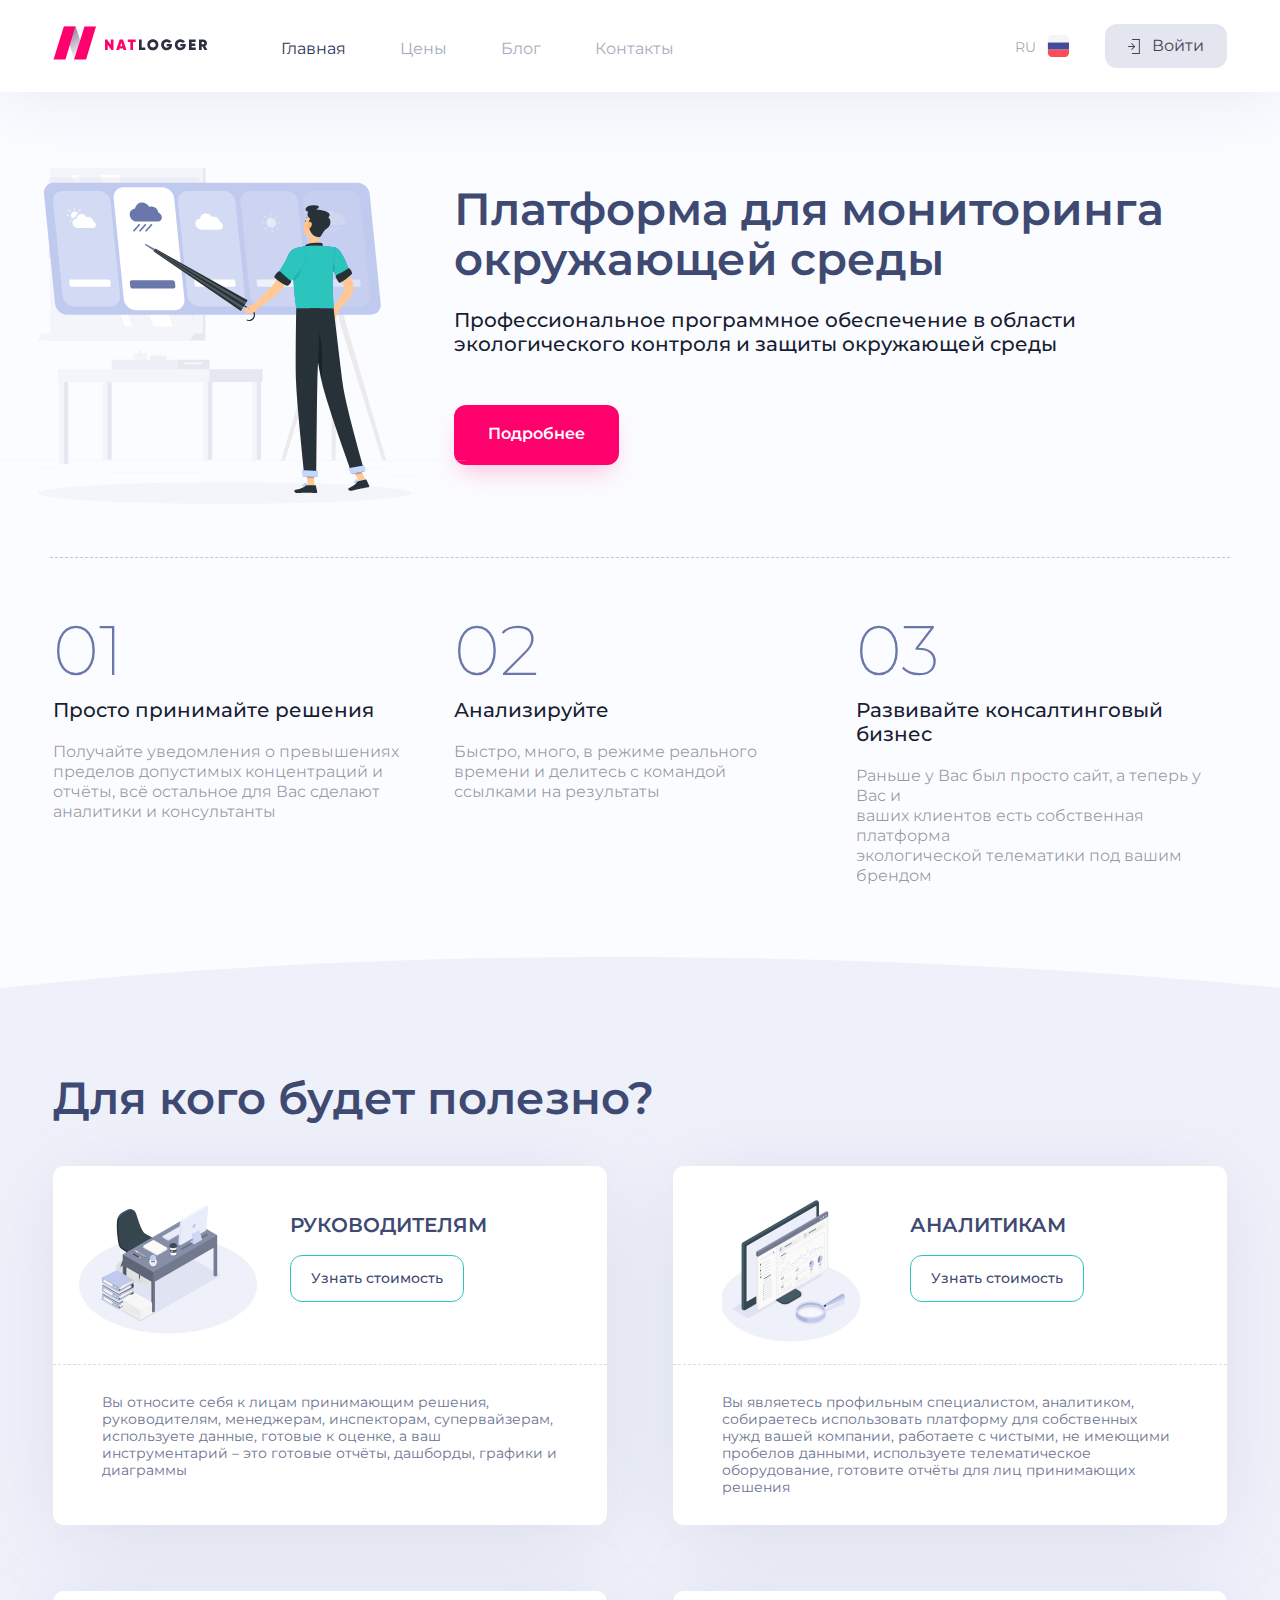
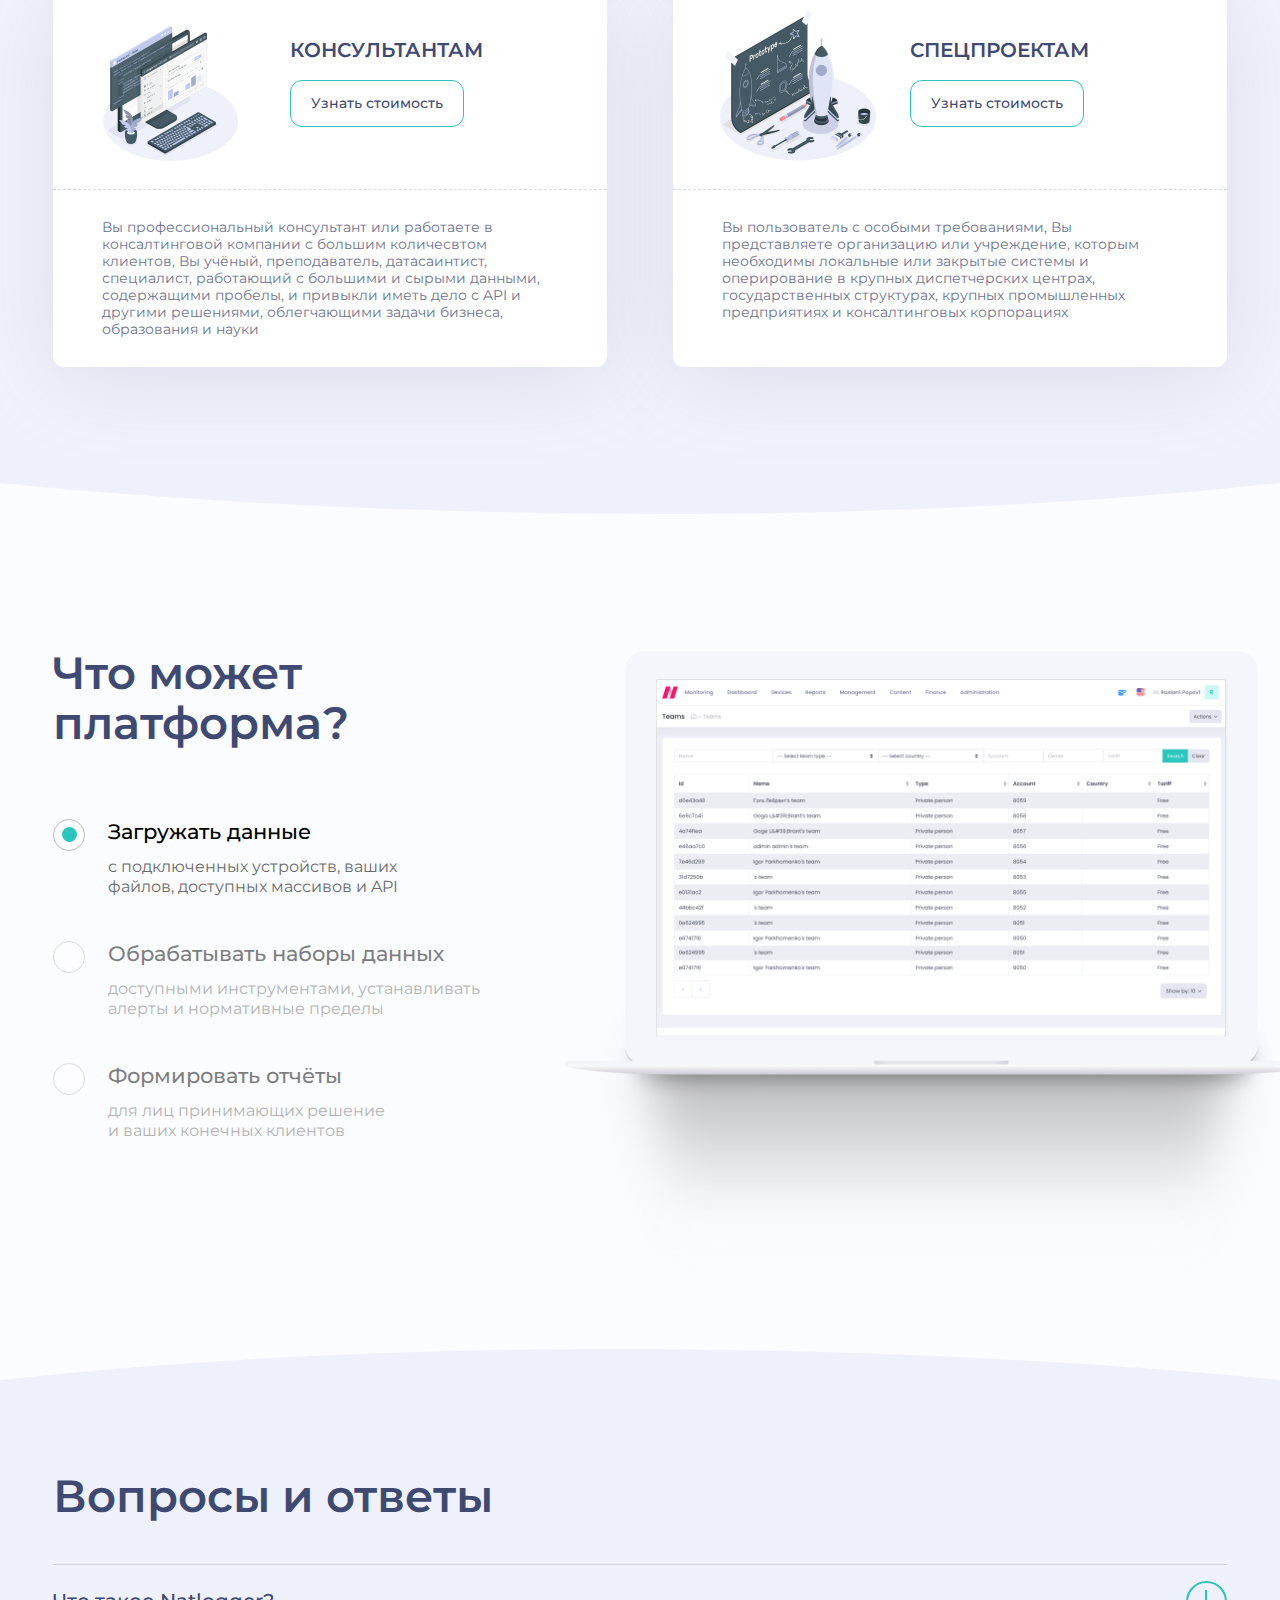
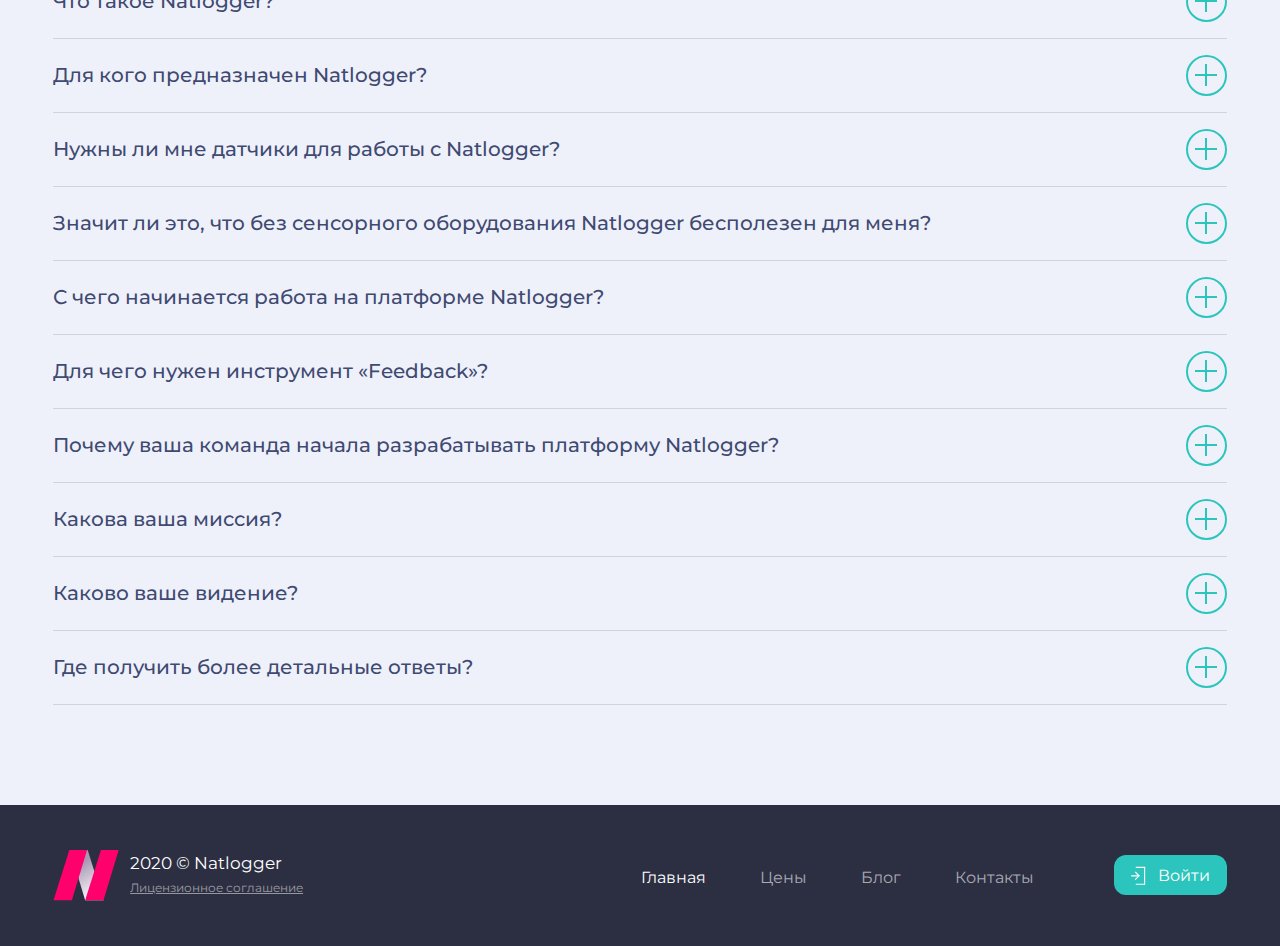
<file: index.html>
<!DOCTYPE html>
<html lang="ru">
  <head>
    <meta charset="utf-8">
    <title> Natlogger
    </title>
    <meta name="description" content="">
    <base href="/">
    <meta name="viewport" content="width=device-width, initial-scale=1.0">
    <meta property="og:image" content="./og.jpg">
    <meta property="og:title" content=""><link href="https://fonts.googleapis.com/css2?family=Montserrat:wght@100;200;300;400;500;600&display=swap" rel="stylesheet">
    <link href="assets/css/main.css?v-1602521505909" rel="stylesheet"><link rel="shortcut icon" href="favicon.ico">
  </head>
  <body>
    <div class="stick">
            <div class="stick__top">
<header class="header">
  <div class="container">
    <div class="row">
      <div class="col-lg-12">
        <div class="header__between">
          <div class="header__half"><a class="header__logo" href="#"><img class="header__logo__image" src="assets/img/logo.svg"></a>
            <div class="header__menu"><a class="header__menu__link header__menu__link_active" href="#">Главная</a><a class="header__menu__link" href="prices/">Цены</a><a class="header__menu__link" href="blog/">Блог</a><a class="header__menu__link" href="contacts/">Контакты</a></div>
          </div>
          <div class="header__half">
            <div class="header__language-shell">
              <button class="header__language-close" onclick="closeLanguageDropdown()"></button>
              <button class="header__language-open" onclick="openLanguageDropdown()"><span class="header__language-open__text">RU</span><img class="header__language-open__icon" src="assets/img/ru.svg"></button>
              <div class="header__language-shell__dropdown"> <a class="header__language header__language_current" href="./"><img class="header__language__icon" src="assets/img/ru.svg"><span class="header__language__text">Russian</span></a><a class="header__language" href="./"><img class="header__language__icon" src="assets/img/en.svg"><span class="header__language__text">English</span></a><a class="header__language" href="./"><img class="header__language__icon" src="assets/img/esp.svg"><span class="header__language__text">Español</span></a></div>
            </div>
            <button class="header__burger" onclick="openWindowMenu()"><img class="header__burger__image" src="assets/img/burger.svg"></button><a class="header__login" href="#"><img class="header__login__icon" src="assets/img/login.svg">Войти</a>
          </div>
        </div>
      </div>
    </div>
  </div>
</header>
<div class="menu-window">
  <div class="menu-window__back" onclick="closeWindowMenu()"></div>
  <div class="menu-window__shell">
    <button class="menu-window__shell__close" onclick="closeWindowMenu()"><img src="assets/img/close.svg"></button>
    <div class="menu-window__shell__center"><img class="menu-window__shell__logo" src="assets/img/logo-word.svg">
      <div class="menu-window__shell__links"><a class="menu-window__shell__links__link menu-window__shell__links__link_active" href="#">Главная</a><a class="menu-window__shell__links__link" href="prices/">Цены</a><a class="menu-window__shell__links__link" href="blog/">Блог</a><a class="menu-window__shell__links__link" href="contacts/">Контакты</a></div><a class="menu-window__shell__login" href="#"><img class="menu-window__shell__login__icon" src="assets/img/login.svg"><span class="menu-window__shell__login__text">Войти</span></a>
    </div>
  </div>
</div>
              <section class="initial-screen">
                <div class="container">
                  <div class="row">
                    <div class="col-lg-4"><img class="initial-screen__illustration" src="assets/img/initial-screen__illustration.svg"></div>
                    <div class="col-lg-8">
                      <h1 class="initial-screen__headline">Платформа для мониторинга окружающей среды</h1>
                      <p class="initial-screen__description">Профессиональное программное обеспечение в области <br class="br_lg br_md"> экологического контроля и защиты окружающей среды</p><a class="initial-screen__more" href="#for-whom-it-will-be-useful">Подробнее</a>
                    </div>
                  </div>
                </div>
              </section>
              <section class="advantages" id="advantages">
                <div class="container">
                  <div class="row">
                    <div class="col-lg-4">
                      <div class="advantages__advantage">
                        <p class="advantages__advantage__count">01</p>
                        <p class="advantages__advantage__headline">Просто принимайте решения</p>
                        <p class="advantages__advantage__description">Получайте уведомления о превышениях<br class="br_lg"> пределов допустимых<br class="br_md"> концентраций и<br class="br_lg"> отчёты, всё остальное для Вас сделают<br class="br_lg"> аналитики<br class="br_md"> и консультанты</p>
                      </div>
                    </div>
                    <div class="col-lg-4">
                      <div class="advantages__advantage">
                        <p class="advantages__advantage__count">02</p>
                        <p class="advantages__advantage__headline">Анализируйте </p>
                        <p class="advantages__advantage__description">Быстро, много, в режиме реального<br class="br_lg"> времени и делитесь с командой<br class="br_md"><br class="br_lg"> ссылками на результаты</p>
                      </div>
                    </div>
                    <div class="col-lg-4">
                      <div class="advantages__advantage">
                        <p class="advantages__advantage__count">03</p>
                        <p class="advantages__advantage__headline">Развивайте консалтинговый бизнес</p>
                        <p class="advantages__advantage__description">Раньше у Вас был просто сайт, а теперь у Вас и<br class="br_lg"> ваших клиентов есть<br class="br_md"> собственная платформа<br class="br_lg"> экологической телематики под вашим<br class="br_md"> брендом</p>
                      </div>
                    </div>
                  </div>
                </div>
              </section>
              <section class="for-whom-it-will-be-useful" id="for-whom-it-will-be-useful"><svg  class="for-whom-it-will-be-useful__billet for-whom-it-will-be-useful__billet_top for-whom-it-will-be-useful__billet_desktop" preserveAspectRatio="none" viewBox="0 0 1598 31" fill="none" xmlns="http://www.w3.org/2000/svg">
<path d="M1597.37 31H0.604492C779.613 -37.0025 1557.17 27.5705 1597.37 31Z" fill="#EFF1FA"/>
</svg>
<svg  class="for-whom-it-will-be-useful__billet for-whom-it-will-be-useful__billet_bottom for-whom-it-will-be-useful__billet_desktop" preserveAspectRatio="none" viewBox="0 0 1598 31" fill="none" xmlns="http://www.w3.org/2000/svg">
<path d="M1597.37 31H0.604492C779.613 -37.0025 1557.17 27.5705 1597.37 31Z" fill="#EFF1FA"/>
</svg>
<svg class="for-whom-it-will-be-useful__billet for-whom-it-will-be-useful__billet_top for-whom-it-will-be-useful__billet_tablet" preserveAspectRatio="none" viewBox="0 0 768 36" fill="none" xmlns="http://www.w3.org/2000/svg">
<path d="M0 35.7886V36H768V35.7887C768 35.7887 397.5 -44 0 35.7886Z" fill="#EFF1FA"/>
</svg>
<svg class="for-whom-it-will-be-useful__billet  for-whom-it-will-be-useful__billet_bottom for-whom-it-will-be-useful__billet_tablet" preserveAspectRatio="none" viewBox="0 0 768 36" fill="none" xmlns="http://www.w3.org/2000/svg">
<path d="M0 35.7886V36H768V35.7887C768 35.7887 397.5 -44 0 35.7886Z" fill="#EFF1FA"/>
</svg>
<svg class="for-whom-it-will-be-useful__billet for-whom-it-will-be-useful__billet_top for-whom-it-will-be-useful__billet_mobile" preserveAspectRatio="none"  viewBox="0 0 320 26" fill="none" xmlns="http://www.w3.org/2000/svg">
<path d="M320 25.6149C320 25.6149 158 -32.0186 0 25.6149V26H320V25.6149Z" fill="#EFF1FA"/>
</svg>
<svg class="for-whom-it-will-be-useful__billet  for-whom-it-will-be-useful__billet_bottom for-whom-it-will-be-useful__billet_mobile" preserveAspectRatio="none"  viewBox="0 0 320 26" fill="none" xmlns="http://www.w3.org/2000/svg">
<path d="M320 25.6149C320 25.6149 158 -32.0186 0 25.6149V26H320V25.6149Z" fill="#EFF1FA"/>
</svg>
                <div class="container">
                  <div class="row">
                    <div class="col-lg-12">
                      <h2 class="for-whom-it-will-be-useful__headline">Для кого будет полезно?</h2>
                      <div class="for-whom-it-will-be-useful__directions">
                        <div class="for-whom-it-will-be-useful__direction">
                          <div class="for-whom-it-will-be-useful__direction__top">
                            <div class="for-whom-it-will-be-useful__direction__top__left">
                              <div class="for-whom-it-will-be-useful__direction__illustration-shell"><img class="for-whom-it-will-be-useful__direction__illustration for-whom-it-will-be-useful__direction__illustration-1" src="assets/img/direction-1.png"></div>
                            </div>
                            <div class="for-whom-it-will-be-useful__direction__top__right">
                              <p class="for-whom-it-will-be-useful__direction__headline">РУКОВОДИТЕЛЯМ</p><a class="for-whom-it-will-be-useful__direction__to-know" href="prices">Узнать стоимость</a>
                            </div>
                          </div>
                          <p class="for-whom-it-will-be-useful__direction__description">Вы относите себя к лицам принимающим решения, руководителям, менеджерам, инспекторам, супервайзерам, используете данные, готовые к оценке, а ваш инструментарий – это готовые отчёты, дашборды, графики и диаграммы</p>
                        </div>
                        <div class="for-whom-it-will-be-useful__direction">
                          <div class="for-whom-it-will-be-useful__direction__top">
                            <div class="for-whom-it-will-be-useful__direction__top__left">
                              <div class="for-whom-it-will-be-useful__direction__illustration-shell"><img class="for-whom-it-will-be-useful__direction__illustration for-whom-it-will-be-useful__direction__illustration-2" src="assets/img/direction-2.png"></div>
                            </div>
                            <div class="for-whom-it-will-be-useful__direction__top__right">
                              <p class="for-whom-it-will-be-useful__direction__headline">АНАЛИТИКАМ</p><a class="for-whom-it-will-be-useful__direction__to-know" href="prices">Узнать стоимость</a>
                            </div>
                          </div>
                          <p class="for-whom-it-will-be-useful__direction__description">Вы являетесь профильным специалистом, аналитиком, собираетесь использовать платформу для собственных нужд вашей компании, работаете с чистыми, не имеющими пробелов данными, используете телематическое оборудование, готовите отчёты для лиц принимающих решения</p>
                        </div>
                        <div class="for-whom-it-will-be-useful__direction">
                          <div class="for-whom-it-will-be-useful__direction__top">
                            <div class="for-whom-it-will-be-useful__direction__top__left">
                              <div class="for-whom-it-will-be-useful__direction__illustration-shell"><img class="for-whom-it-will-be-useful__direction__illustration for-whom-it-will-be-useful__direction__illustration-3" src="assets/img/direction-3.png"></div>
                            </div>
                            <div class="for-whom-it-will-be-useful__direction__top__right">
                              <p class="for-whom-it-will-be-useful__direction__headline">КОНСУЛЬТАНТАМ</p><a class="for-whom-it-will-be-useful__direction__to-know" href="prices">Узнать стоимость</a>
                            </div>
                          </div>
                          <p class="for-whom-it-will-be-useful__direction__description">Вы профессиональный консультант или работаете в консалтинговой компании с большим количесвтом клиентов, Вы учёный, преподаватель, датасаинтист, специалист, работающий с большими и сырыми данными, содержащими пробелы, и привыкли иметь дело с API и другими решениями, облегчающими задачи бизнеса, образования и науки</p>
                        </div>
                        <div class="for-whom-it-will-be-useful__direction">
                          <div class="for-whom-it-will-be-useful__direction__top">
                            <div class="for-whom-it-will-be-useful__direction__top__left">
                              <div class="for-whom-it-will-be-useful__direction__illustration-shell"><img class="for-whom-it-will-be-useful__direction__illustration for-whom-it-will-be-useful__direction__illustration-4" src="assets/img/direction-4.png"></div>
                            </div>
                            <div class="for-whom-it-will-be-useful__direction__top__right">
                              <p class="for-whom-it-will-be-useful__direction__headline">СПЕЦПРОЕКТАМ</p><a class="for-whom-it-will-be-useful__direction__to-know" href="prices">Узнать стоимость</a>
                            </div>
                          </div>
                          <p class="for-whom-it-will-be-useful__direction__description">Вы пользователь с особыми требованиями, Вы представляете организацию или учреждение, которым необходимы локальные или закрытые системы и оперирование в крупных диспетчерских центрах, государственных структурах, крупных промышленных предприятиях и консалтинговых корпорациях</p>
                        </div>
                      </div>
                    </div>
                  </div>
                </div>
              </section>
              <section class="what-can-the-platform-do" id="what-can-the-platform-do">
                <div class="container">
                  <div class="row">
                    <div class="col-lg-12 what-can-the-platform-do__mobile-order-1">
                      <h2 class="what-can-the-platform-do__headline what-can-the-platform-do__headline_mobile">Что может платформа?</h2>
                    </div>
                    <div class="col-lg-6 what-can-the-platform-do__mobile-order-3">
                      <h2 class="what-can-the-platform-do__headline what-can-the-platform-do__headline_desktop">Что может платформа?</h2>
                      <div class="what-can-the-platform-do__choses">
                        <div class="what-can-the-platform-do__chose what-can-the-platform-do__chose_active">
                          <div class="what-can-the-platform-do__chose__cell"></div>
                          <div class="what-can-the-platform-do__chose__right">
                            <p class="what-can-the-platform-do__chose__headline">Загружать данные</p>
                            <p class="what-can-the-platform-do__chose__description">с подключенных устройств, ваших<br class="br_lg"> файлов, доступных массивов и API </p>
                          </div>
                        </div>
                        <div class="what-can-the-platform-do__chose">
                          <div class="what-can-the-platform-do__chose__cell"></div>
                          <div class="what-can-the-platform-do__chose__right">
                            <p class="what-can-the-platform-do__chose__headline">Обрабатывать наборы данных</p>
                            <p class="what-can-the-platform-do__chose__description">доступными инструментами, устанавливать<br class="br_lg"> алерты и нормативные пределы</p>
                          </div>
                        </div>
                        <div class="what-can-the-platform-do__chose">
                          <div class="what-can-the-platform-do__chose__cell"></div>
                          <div class="what-can-the-platform-do__chose__right">
                            <p class="what-can-the-platform-do__chose__headline">Формировать отчёты</p>
                            <p class="what-can-the-platform-do__chose__description">для лиц принимающих решение<br class="br_lg"> и ваших конечных клиентов</p>
                          </div>
                        </div>
                      </div>
                      <div class="what-can-the-platform-do__mobile-choses">
                        <div class="what-can-the-platform-do__mobile-chose what-can-the-platform-do__mobile-chose_active">
                          <p class="what-can-the-platform-do__mobile-chose__headline">Загружать данные</p>
                          <p class="what-can-the-platform-do__mobile-chose__description">с подключенных устройств, ваших <br class="br_md">файлов, доступных массивов и API </p>
                        </div>
                        <div class="what-can-the-platform-do__mobile-chose">
                          <p class="what-can-the-platform-do__mobile-chose__headline">Обрабатывать наборы данных</p>
                          <p class="what-can-the-platform-do__mobile-chose__description">доступными инструментами, устанавливать алерты и нормативные пределы</p>
                        </div>
                        <div class="what-can-the-platform-do__mobile-chose">
                          <p class="what-can-the-platform-do__mobile-chose__headline">Формировать отчёты</p>
                          <p class="what-can-the-platform-do__mobile-chose__description">для лиц принимающих решение и ваших конечных клиентов</p>
                        </div>
                      </div>
                    </div>
                    <div class="col-lg-6 what-can-the-platform-do__mobile-order-2">
                      <div class="what-can-the-platform-do__mock">
                        <div class="what-can-the-platform-do__mock__screen"><img class="what-can-the-platform-do__mock__screen__image what-can-the-platform-do__mock__screen__image_active" src="assets/img/what-can-the-platform-do-1.png"><img class="what-can-the-platform-do__mock__screen__image" src="assets/img/what-can-the-platform-do-1.png"><img class="what-can-the-platform-do__mock__screen__image" src="assets/img/what-can-the-platform-do-1.png"></div><img class="what-can-the-platform-do__mock__mac" src="assets/img/mac.png">
                      </div>
                    </div>
                  </div>
                </div>
              </section>
              <section class="questions-and-answers"><svg  class="questions-and-answers__billet questions-and-answers__billet_top questions-and-answers__billet_desktop" preserveAspectRatio="none" viewBox="0 0 1598 31" fill="none" xmlns="http://www.w3.org/2000/svg">
<path d="M1597.37 31H0.604492C779.613 -37.0025 1557.17 27.5705 1597.37 31Z" fill="#EFF1FA"/>
</svg>
<svg class="questions-and-answers__billet questions-and-answers__billet_top questions-and-answers__billet_tablet" preserveAspectRatio="none" viewBox="0 0 768 36" fill="none" xmlns="http://www.w3.org/2000/svg">
<path d="M0 35.7886V36H768V35.7887C768 35.7887 397.5 -44 0 35.7886Z" fill="#EFF1FA"/>
</svg>
<svg class="questions-and-answers__billet questions-and-answers__billet_top questions-and-answers__billet_mobile" preserveAspectRatio="none"  viewBox="0 0 320 26" fill="none" xmlns="http://www.w3.org/2000/svg">
<path d="M320 25.6149C320 25.6149 158 -32.0186 0 25.6149V26H320V25.6149Z" fill="#EFF1FA"/>
</svg>
                <div class="container">
                  <div class="row">
                    <div class="col-lg-12">
                      <h2 class="questions-and-answers__headline">Вопросы и ответы</h2>
                      <div class="questions-and-answers__questions">
                        <div class="questions-and-answers__question questions-and-answers__question_active">
                          <div class="questions-and-answers__question__top">
                            <p class="questions-and-answers__question__headline">Что такое Natlogger?</p>
                            <div class="questions-and-answers__question__open"></div>
                          </div>
                          <p class="questions-and-answers__question__answer">Вы профессиональный консультант или работаете в консалтинговой компании с большим количесвтом клиентов, Вы учёный, преподаватель, датасаинтист, специалист, работающий с большими и сырыми данными, содержащими пробелы, и привыкли иметь дело с API и другими решениями, облегчающими задачи бизнеса, образования и науки </p>
                        </div>
                        <div class="questions-and-answers__question">
                          <div class="questions-and-answers__question__top">
                            <p class="questions-and-answers__question__headline">Для кого предназначен Natlogger?</p>
                            <div class="questions-and-answers__question__open"></div>
                          </div>
                          <p class="questions-and-answers__question__answer">answer </p>
                        </div>
                        <div class="questions-and-answers__question">
                          <div class="questions-and-answers__question__top">
                            <p class="questions-and-answers__question__headline">Нужны ли мне датчики для работы с Natlogger?</p>
                            <div class="questions-and-answers__question__open"></div>
                          </div>
                          <p class="questions-and-answers__question__answer">answer </p>
                        </div>
                        <div class="questions-and-answers__question">
                          <div class="questions-and-answers__question__top">
                            <p class="questions-and-answers__question__headline">Значит ли это, что без сенсорного оборудования Natlogger бесполезен для меня?</p>
                            <div class="questions-and-answers__question__open"></div>
                          </div>
                          <p class="questions-and-answers__question__answer">answer </p>
                        </div>
                        <div class="questions-and-answers__question">
                          <div class="questions-and-answers__question__top">
                            <p class="questions-and-answers__question__headline">С чего начинается работа на платформе Natlogger? </p>
                            <div class="questions-and-answers__question__open"></div>
                          </div>
                          <p class="questions-and-answers__question__answer">answer </p>
                        </div>
                        <div class="questions-and-answers__question">
                          <div class="questions-and-answers__question__top">
                            <p class="questions-and-answers__question__headline">Для чего нужен инструмент «Feedback»?</p>
                            <div class="questions-and-answers__question__open"></div>
                          </div>
                          <p class="questions-and-answers__question__answer">answer </p>
                        </div>
                        <div class="questions-and-answers__question">
                          <div class="questions-and-answers__question__top">
                            <p class="questions-and-answers__question__headline">Почему ваша команда начала разрабатывать платформу Natlogger?</p>
                            <div class="questions-and-answers__question__open"></div>
                          </div>
                          <p class="questions-and-answers__question__answer">answer </p>
                        </div>
                        <div class="questions-and-answers__question">
                          <div class="questions-and-answers__question__top">
                            <p class="questions-and-answers__question__headline">Какова ваша миссия?</p>
                            <div class="questions-and-answers__question__open"></div>
                          </div>
                          <p class="questions-and-answers__question__answer">answer </p>
                        </div>
                        <div class="questions-and-answers__question">
                          <div class="questions-and-answers__question__top">
                            <p class="questions-and-answers__question__headline">Каково ваше видение?</p>
                            <div class="questions-and-answers__question__open"></div>
                          </div>
                          <p class="questions-and-answers__question__answer">answer </p>
                        </div>
                        <div class="questions-and-answers__question">
                          <div class="questions-and-answers__question__top">
                            <p class="questions-and-answers__question__headline">Где получить более детальные ответы?</p>
                            <div class="questions-and-answers__question__open"></div>
                          </div>
                          <p class="questions-and-answers__question__answer">answer </p>
                        </div>
                      </div>
                    </div>
                  </div>
                </div>
              </section>
            </div>
<footer class="footer">
  <div class="container">
    <div class="row">
      <div class="col-lg-12">
        <div class="footer__between">
          <div class="footer__half"><img class="footer__logo" src="assets/img/logo-word.svg">
            <div class="footer__info">
              <p class="footer__copyright">2020 © Natlogger</p><a class="footer__license" href="document/">Лицензионное соглашение</a>
            </div>
          </div>
          <div class="footer__half">
            <div class="footer__menu"><a class="footer__menu__link footer__menu__link_active" href="#">Главная</a><a class="footer__menu__link" href="#">Цены</a><a class="footer__menu__link" href="#">Блог</a><a class="footer__menu__link" href="#">Контакты</a></div><a class="footer__login" href="#"><img class="footer__login__icon" src="assets/img/login-white.svg"><span class="footer__login__text">Войти</span></a>
          </div>
        </div>
      </div>
    </div>
  </div>
</footer>
    </div>
    <script src="assets/js/common.js?v-1602521505909"></script>
  </body>
</html>
</file>
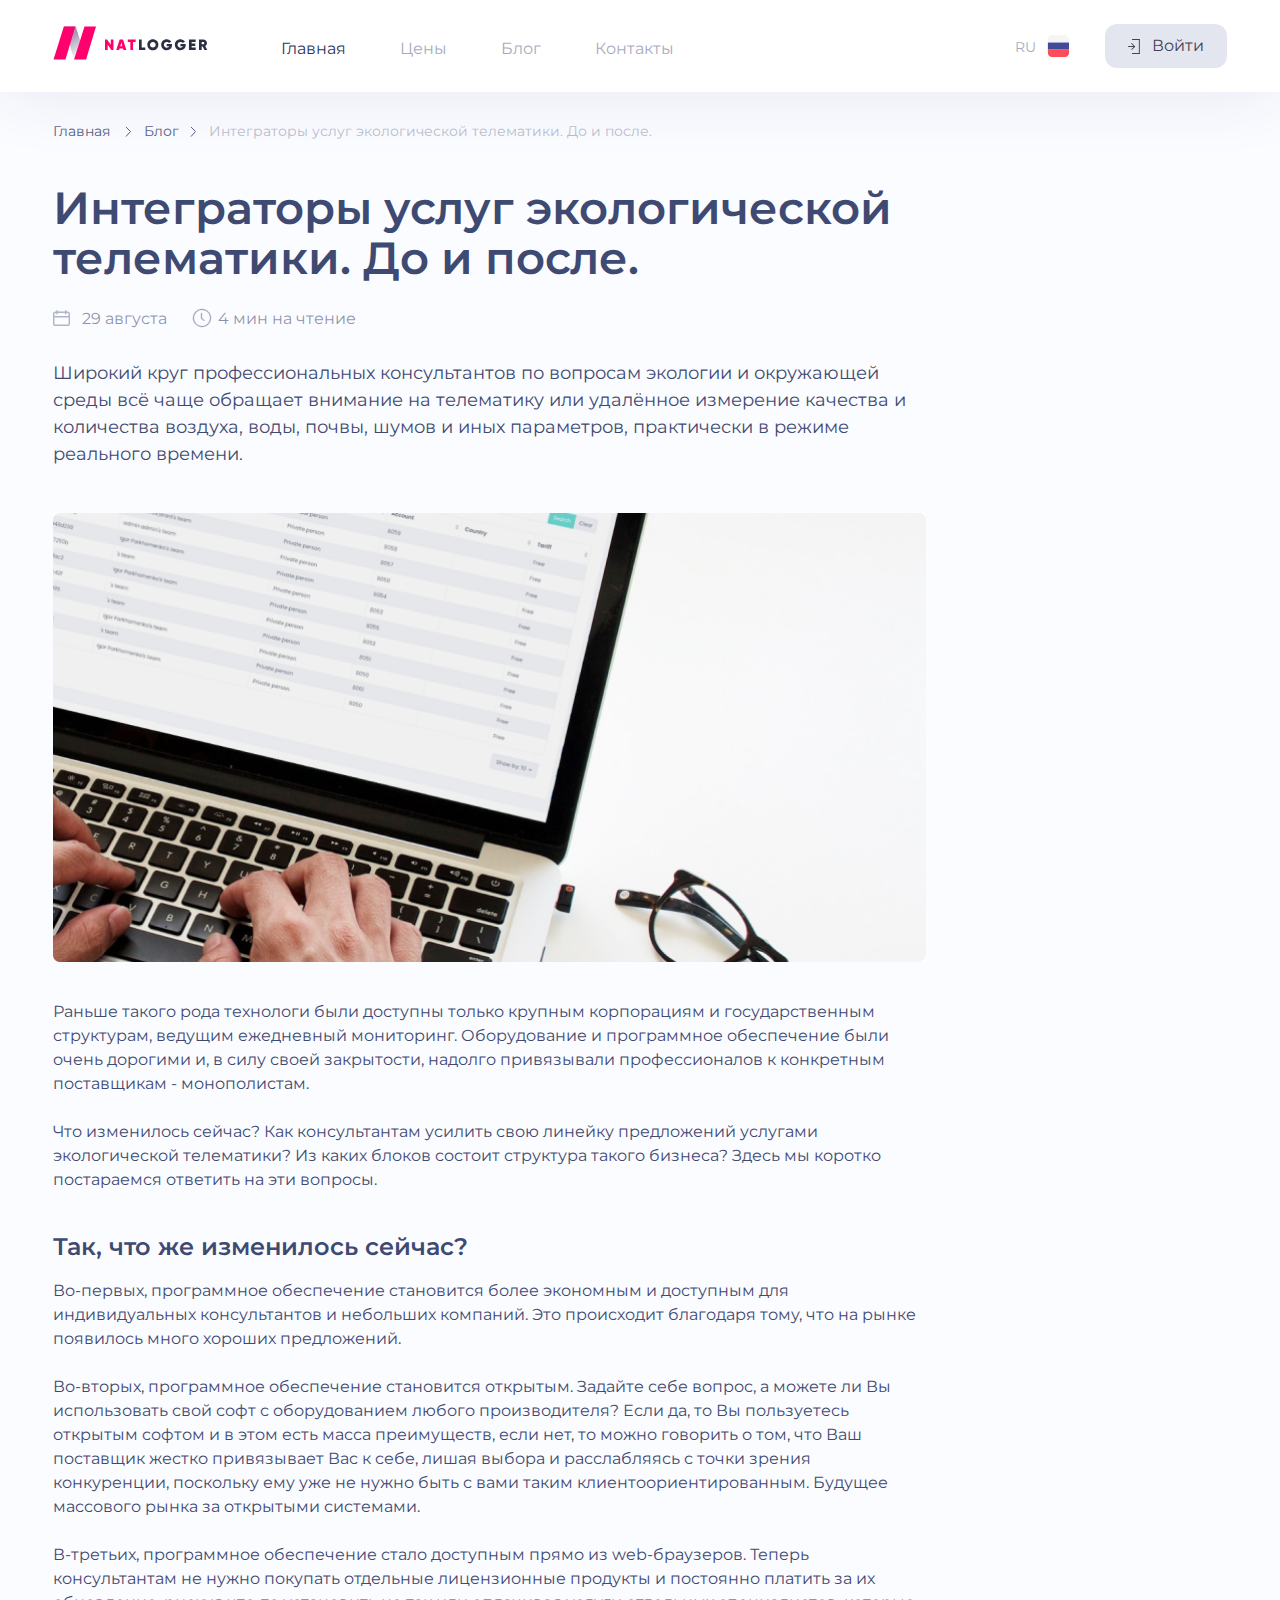
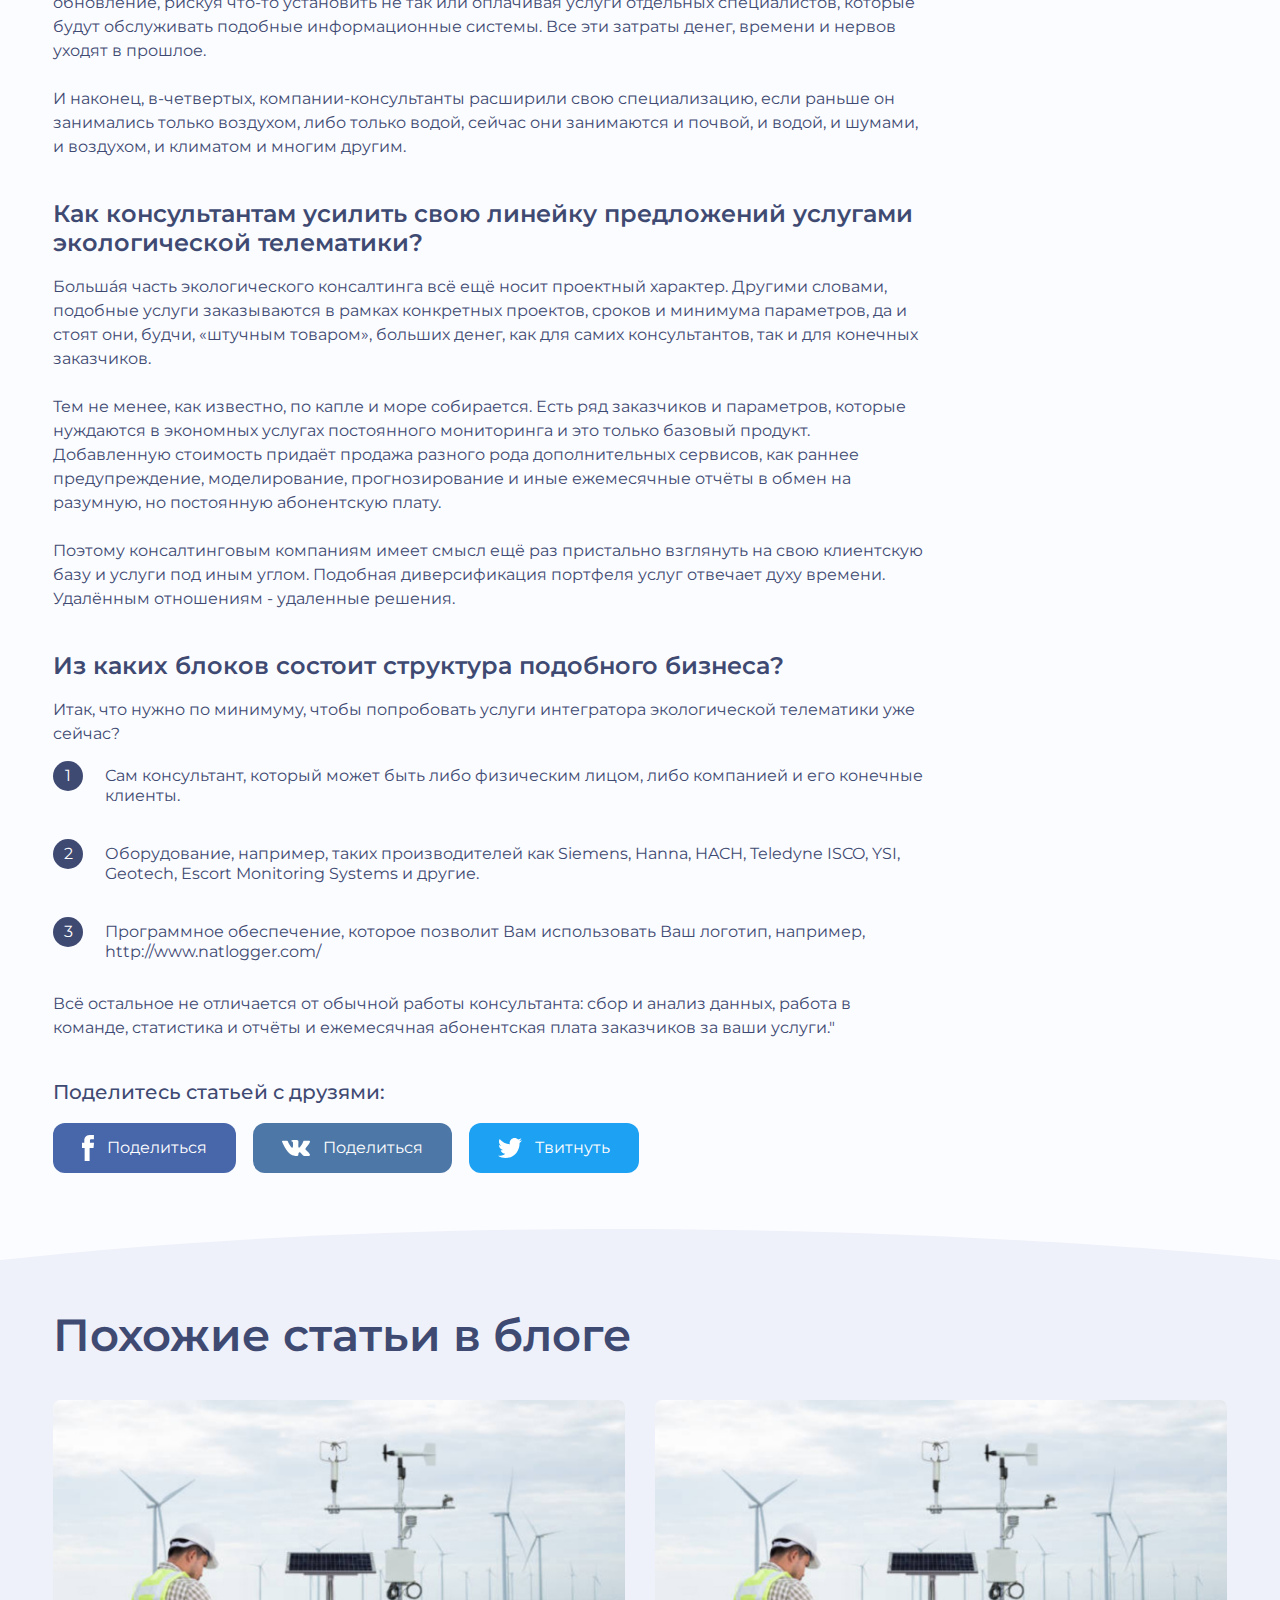
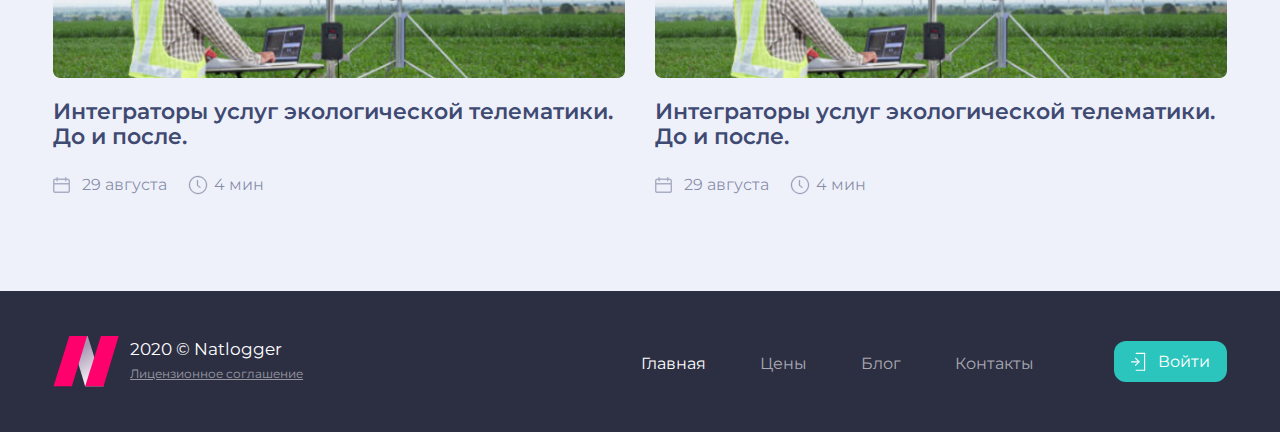
<file: article/index.html>
<!DOCTYPE html>
<html lang="ru">
  <head>
    <meta charset="utf-8">
    <title> Natlogger - Article
    </title>
    <meta name="description" content="">
    <base href="/">
    <meta name="viewport" content="width=device-width, initial-scale=1.0">
    <meta property="og:image" content="./og.jpg">
    <meta property="og:title" content=""><link href="https://fonts.googleapis.com/css2?family=Montserrat:wght@100;200;300;400;500;600&display=swap" rel="stylesheet">
    <link href="assets/css/main.css?v-1602521505913" rel="stylesheet"><link rel="shortcut icon" href="favicon.ico">
  </head>
  <body>
    <div class="stick">
      <div class="stick__top">
<header class="header">
  <div class="container">
    <div class="row">
      <div class="col-lg-12">
        <div class="header__between">
          <div class="header__half"><a class="header__logo" href="#"><img class="header__logo__image" src="assets/img/logo.svg"></a>
            <div class="header__menu"><a class="header__menu__link header__menu__link_active" href="#">Главная</a><a class="header__menu__link" href="prices/">Цены</a><a class="header__menu__link" href="blog/">Блог</a><a class="header__menu__link" href="contacts/">Контакты</a></div>
          </div>
          <div class="header__half">
            <div class="header__language-shell">
              <button class="header__language-close" onclick="closeLanguageDropdown()"></button>
              <button class="header__language-open" onclick="openLanguageDropdown()"><span class="header__language-open__text">RU</span><img class="header__language-open__icon" src="assets/img/ru.svg"></button>
              <div class="header__language-shell__dropdown"> <a class="header__language header__language_current" href="./"><img class="header__language__icon" src="assets/img/ru.svg"><span class="header__language__text">Russian</span></a><a class="header__language" href="./"><img class="header__language__icon" src="assets/img/en.svg"><span class="header__language__text">English</span></a><a class="header__language" href="./"><img class="header__language__icon" src="assets/img/esp.svg"><span class="header__language__text">Español</span></a></div>
            </div>
            <button class="header__burger" onclick="openWindowMenu()"><img class="header__burger__image" src="assets/img/burger.svg"></button><a class="header__login" href="#"><img class="header__login__icon" src="assets/img/login.svg">Войти</a>
          </div>
        </div>
      </div>
    </div>
  </div>
</header>
<div class="menu-window">
  <div class="menu-window__back" onclick="closeWindowMenu()"></div>
  <div class="menu-window__shell">
    <button class="menu-window__shell__close" onclick="closeWindowMenu()"><img src="assets/img/close.svg"></button>
    <div class="menu-window__shell__center"><img class="menu-window__shell__logo" src="assets/img/logo-word.svg">
      <div class="menu-window__shell__links"><a class="menu-window__shell__links__link menu-window__shell__links__link_active" href="#">Главная</a><a class="menu-window__shell__links__link" href="prices/">Цены</a><a class="menu-window__shell__links__link" href="blog/">Блог</a><a class="menu-window__shell__links__link" href="contacts/">Контакты</a></div><a class="menu-window__shell__login" href="#"><img class="menu-window__shell__login__icon" src="assets/img/login.svg"><span class="menu-window__shell__login__text">Войти</span></a>
    </div>
  </div>
</div>
        <section class="article-page">
          <div class="container">
            <div class="row">
              <div class="col-lg-9">
                <div class="article-page__bread-crumbs"><a class="article-page__bread-crumbs__crumb" href="#">Главная </a><a class="article-page__bread-crumbs__crumb" href="#">Блог</a><span class="article-page__bread-crumbs__crumb">Интеграторы услуг экологической телематики. До и после.</span></div>
                <h1 class="article-page__headline">Интеграторы услуг экологической телематики. До и после.</h1>
                <p class="article-page__date"><img class="article-page__date__image" src="assets/img/date-grey.svg"><span class="article-page__date__text">29 августа</span></p>
                <p class="article-page__time"><img class="article-page__time__image" src="assets/img/time-grey.svg"><span class="article-page__time__text">4 мин на чтение</span></p>
                <p class="article-page__description">Широкий круг профессиональных консультантов по вопросам экологии и окружающей среды всё чаще обращает внимание на телематику или удалённое измерение качества и количества воздуха, воды, почвы, шумов и иных параметров, практически в режиме реального времени.</p>
                <div class="article-page__content"><img src="assets/img/image-content.jpg">
                  <p>Раньше такого рода технологи были доступны только крупным корпорациям и государственным структурам, ведущим ежедневный мониторинг. Оборудование и программное обеспечение были очень дорогими и, в силу своей закрытости, надолго привязывали профессионалов к конкретным поставщикам - монополистам. <br><br>Что изменилось сейчас? Как консультантам усилить свою линейку предложений услугами экологической телематики? Из каких блоков состоит структура такого бизнеса? Здесь мы коротко постараемся ответить на эти вопросы.</p>
                  <h2>Так, что же изменилось сейчас?</h2>
                  <p>
                    Во-первых, программное обеспечение становится более экономным и доступным для индивидуальных консультантов и небольших компаний. Это происходит благодаря тому, что на рынке появилось много хороших предложений.  <br><br>Во-вторых, программное обеспечение становится открытым. Задайте себе вопрос, а можете ли Вы использовать свой софт с оборудованием любого производителя? Если да, то Вы пользуетесь открытым софтом и в этом есть масса преимуществ, если нет, то можно говорить о том, что Ваш поставщик жестко привязывает Вас к себе, лишая выбора и расслабляясь с точки зрения конкуренции, поскольку ему уже не нужно быть с вами таким клиентоориентированным. Будущее массового рынка за открытыми системами.<br><br>
                    В-третьих, программное обеспечение стало доступным прямо из web-браузеров. Теперь консультантам не нужно покупать отдельные лицензионные продукты и постоянно платить за их обновление, рискуя что-то установить не так или оплачивая услуги отдельных специалистов, которые будут обслуживать подобные информационные системы. Все эти затраты денег, времени и нервов уходят в прошлое. <br><br>
                    И наконец, в-четвертых, компании-консультанты расширили свою специализацию, если раньше он занимались только воздухом, либо только водой, сейчас они занимаются и почвой, и водой, и шумами, и воздухом, и климатом и многим другим.
                  </p>
                  <h2>Как консультантам усилить свою линейку предложений услугами экологической телематики?</h2>
                  <p>
                    Большáя часть экологического консалтинга всё ещё носит проектный характер. Другими словами, подобные услуги заказываются в рамках конкретных проектов, сроков и минимума параметров, да и стоят они, будчи, «штучным товаром», больших денег, как для самих консультантов, так и для конечных заказчиков.<br><br>Тем не менее, как известно, по капле и море собирается. Есть ряд заказчиков и параметров, которые нуждаются в экономных услугах постоянного мониторинга и это только базовый продукт. Добавленную стоимость придаёт продажа разного рода дополнительных сервисов, как раннее предупреждение, моделирование, прогнозирование и иные ежемесячные отчёты в обмен на разумную, но постоянную абонентскую плату. <br><br>
                    Поэтому консалтинговым компаниям имеет смысл ещё раз пристально взглянуть на свою клиентскую базу и услуги под иным углом. Подобная диверсификация портфеля услуг отвечает духу времени. Удалённым отношениям - удаленные решения.
                  </p>
                  <h2>Из каких блоков состоит структура подобного бизнеса?</h2>
                  <p>Итак, что нужно по минимуму, чтобы попробовать услуги интегратора экологической телематики уже сейчас?</p>
                  <ul> 
                    <li>Сам консультант, который может быть либо физическим лицом, либо компанией и его конечные клиенты.</li>
                    <li>Оборудование, например, таких производителей как Siemens, Hanna, HACH, Teledyne ISCO, YSI, Geotech, Escort Monitoring Systems и другие. </li>
                    <li>Программное обеспечение, которое позволит Вам использовать Ваш логотип, например, http://www.natlogger.com/ </li>
                  </ul>
                  <p>Всё остальное не отличается от обычной работы консультанта: сбор и анализ данных, работа в команде, статистика и отчёты и ежемесячная абонентская плата заказчиков за ваши услуги."</p>
                </div>
                <div class="article-page__share">
                  <div class="article-page__share__title">Поделитесь статьей с друзями:</div><a class="article-page__share__link article-page__share__link_fb" href="#"><img class="article-page__share__link__image" src="assets/img/facebook-white.svg"><span class="article-page__share__link__text">Поделиться</span></a><a class="article-page__share__link article-page__share__link_vk" href="#"><img class="article-page__share__link__image" src="assets/img/vkontakte-white.svg"><span class="article-page__share__link__text">Поделиться</span></a><a class="article-page__share__link article-page__share__link_tw" href="#"><img class="article-page__share__link__image" src="assets/img/twitter-white.svg"><span class="article-page__share__link__text">Твитнуть</span></a>
                </div>
              </div>
            </div>
          </div>
          <div class="article-page__similar"><svg  class="article-page__similar__billet article-page__similar__billet_top article-page__similar__billet_desktop" preserveAspectRatio="none" viewBox="0 0 1598 31" fill="none" xmlns="http://www.w3.org/2000/svg">
<path d="M1597.37 31H0.604492C779.613 -37.0025 1557.17 27.5705 1597.37 31Z" fill="#EFF1FA"/>
</svg>
<svg class="article-page__similar__billet article-page__similar__billet_top article-page__similar__billet_tablet" preserveAspectRatio="none" viewBox="0 0 768 36" fill="none" xmlns="http://www.w3.org/2000/svg">
<path d="M0 35.7886V36H768V35.7887C768 35.7887 397.5 -44 0 35.7886Z" fill="#EFF1FA"/>
</svg>
<svg class="article-page__similar__billet article-page__similar__billet_top article-page__similar__billet_mobile" preserveAspectRatio="none"  viewBox="0 0 320 26" fill="none" xmlns="http://www.w3.org/2000/svg">
<path d="M320 25.6149C320 25.6149 158 -32.0186 0 25.6149V26H320V25.6149Z" fill="#EFF1FA"/>
</svg>
            <div class="container">
              <div class="row">
                <div class="col-lg-12">
                  <h2 class="article-page__similar__headline">Похожие статьи в блоге</h2>
                </div>
                <div class="col-lg-6 col-md-6"><a class="article-page__similar__article" href="#"> <img class="article-page__similar__article__image" src="assets/img/image-article-preview-0.jpg"><span class="article-page__similar__article__title">Интеграторы услуг экологической телематики. До и после.</span><span class="article-page__similar__article__date"><img class="article-page__similar__article__date__image" src="assets/img/date-grey.svg"><span class="article-page__similar__article__date__text">29 августа</span></span><span class="article-page__similar__article__time"><img class="article-page__similar__article__time__image" src="assets/img/time-grey.svg"><span class="article-page__similar__article__time__text">4 мин</span></span></a></div>
                <div class="col-lg-6 col-md-6"><a class="article-page__similar__article" href="#"> <img class="article-page__similar__article__image" src="assets/img/image-article-preview-0.jpg"><span class="article-page__similar__article__title">Интеграторы услуг экологической телематики. До и после.</span><span class="article-page__similar__article__date"><img class="article-page__similar__article__date__image" src="assets/img/date-grey.svg"><span class="article-page__similar__article__date__text">29 августа</span></span><span class="article-page__similar__article__time"><img class="article-page__similar__article__time__image" src="assets/img/time-grey.svg"><span class="article-page__similar__article__time__text">4 мин</span></span></a></div>
              </div>
            </div>
          </div>
        </section>
      </div>
<footer class="footer">
  <div class="container">
    <div class="row">
      <div class="col-lg-12">
        <div class="footer__between">
          <div class="footer__half"><img class="footer__logo" src="assets/img/logo-word.svg">
            <div class="footer__info">
              <p class="footer__copyright">2020 © Natlogger</p><a class="footer__license" href="document/">Лицензионное соглашение</a>
            </div>
          </div>
          <div class="footer__half">
            <div class="footer__menu"><a class="footer__menu__link footer__menu__link_active" href="#">Главная</a><a class="footer__menu__link" href="#">Цены</a><a class="footer__menu__link" href="#">Блог</a><a class="footer__menu__link" href="#">Контакты</a></div><a class="footer__login" href="#"><img class="footer__login__icon" src="assets/img/login-white.svg"><span class="footer__login__text">Войти</span></a>
          </div>
        </div>
      </div>
    </div>
  </div>
</footer>
    </div>
    <script src="assets/js/common.js?v-1602521505913"></script>
  </body>
</html>
</file>
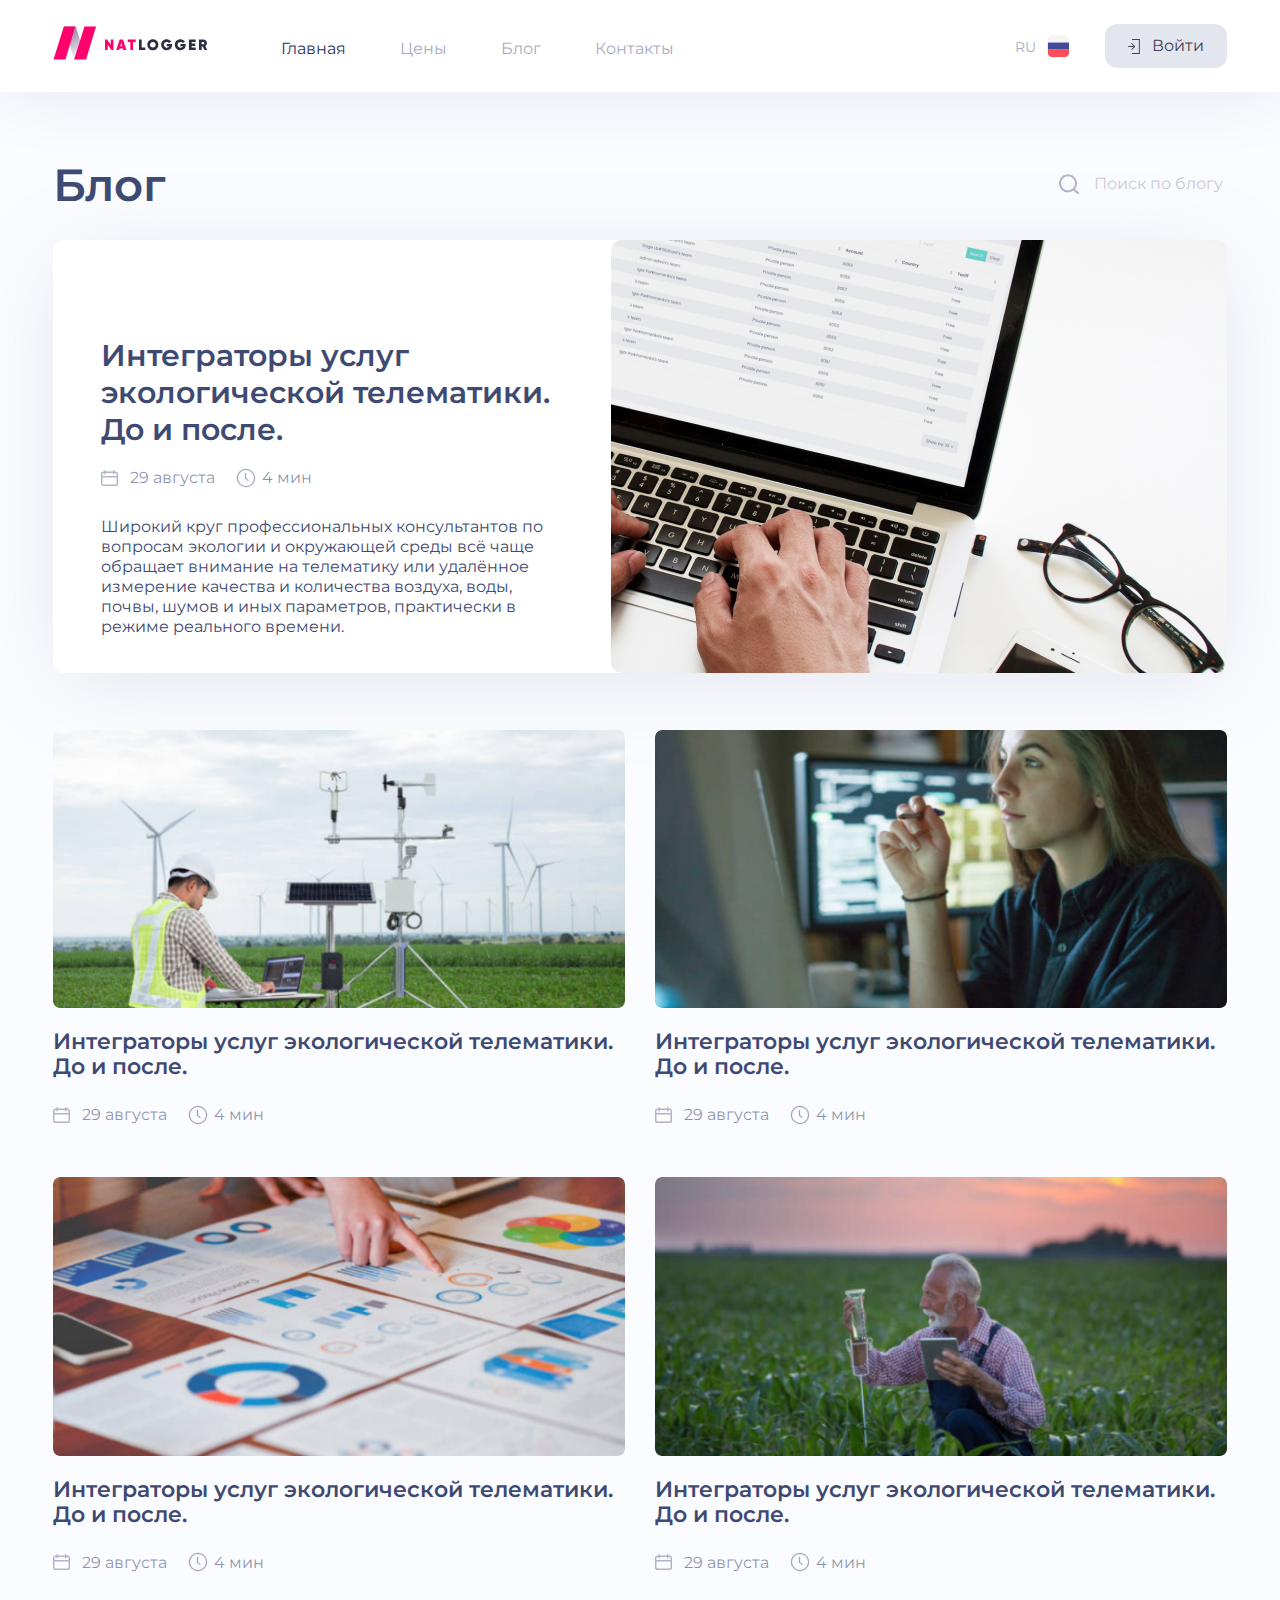
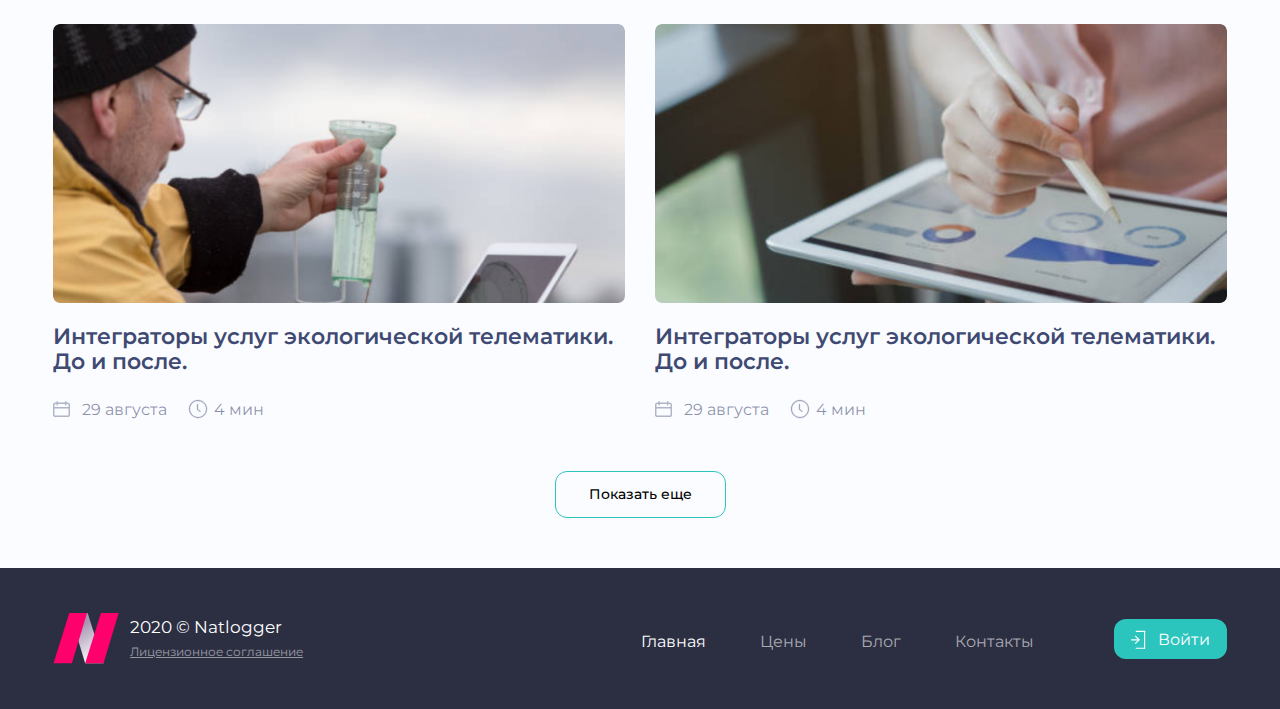
<file: blog/index.html>
<!DOCTYPE html>
<html lang="ru">
  <head>
    <meta charset="utf-8">
    <title> Natlogger - Blog
    </title>
    <meta name="description" content="">
    <base href="/">
    <meta name="viewport" content="width=device-width, initial-scale=1.0">
    <meta property="og:image" content="./og.jpg">
    <meta property="og:title" content=""><link href="https://fonts.googleapis.com/css2?family=Montserrat:wght@100;200;300;400;500;600&display=swap" rel="stylesheet">
    <link href="assets/css/main.css?v-1602521505915" rel="stylesheet"><link rel="shortcut icon" href="favicon.ico">
  </head>
  <body>
    <div class="stick">
      <div class="stick__top">
<header class="header">
  <div class="container">
    <div class="row">
      <div class="col-lg-12">
        <div class="header__between">
          <div class="header__half"><a class="header__logo" href="#"><img class="header__logo__image" src="assets/img/logo.svg"></a>
            <div class="header__menu"><a class="header__menu__link header__menu__link_active" href="#">Главная</a><a class="header__menu__link" href="prices/">Цены</a><a class="header__menu__link" href="blog/">Блог</a><a class="header__menu__link" href="contacts/">Контакты</a></div>
          </div>
          <div class="header__half">
            <div class="header__language-shell">
              <button class="header__language-close" onclick="closeLanguageDropdown()"></button>
              <button class="header__language-open" onclick="openLanguageDropdown()"><span class="header__language-open__text">RU</span><img class="header__language-open__icon" src="assets/img/ru.svg"></button>
              <div class="header__language-shell__dropdown"> <a class="header__language header__language_current" href="./"><img class="header__language__icon" src="assets/img/ru.svg"><span class="header__language__text">Russian</span></a><a class="header__language" href="./"><img class="header__language__icon" src="assets/img/en.svg"><span class="header__language__text">English</span></a><a class="header__language" href="./"><img class="header__language__icon" src="assets/img/esp.svg"><span class="header__language__text">Español</span></a></div>
            </div>
            <button class="header__burger" onclick="openWindowMenu()"><img class="header__burger__image" src="assets/img/burger.svg"></button><a class="header__login" href="#"><img class="header__login__icon" src="assets/img/login.svg">Войти</a>
          </div>
        </div>
      </div>
    </div>
  </div>
</header>
<div class="menu-window">
  <div class="menu-window__back" onclick="closeWindowMenu()"></div>
  <div class="menu-window__shell">
    <button class="menu-window__shell__close" onclick="closeWindowMenu()"><img src="assets/img/close.svg"></button>
    <div class="menu-window__shell__center"><img class="menu-window__shell__logo" src="assets/img/logo-word.svg">
      <div class="menu-window__shell__links"><a class="menu-window__shell__links__link menu-window__shell__links__link_active" href="#">Главная</a><a class="menu-window__shell__links__link" href="prices/">Цены</a><a class="menu-window__shell__links__link" href="blog/">Блог</a><a class="menu-window__shell__links__link" href="contacts/">Контакты</a></div><a class="menu-window__shell__login" href="#"><img class="menu-window__shell__login__icon" src="assets/img/login.svg"><span class="menu-window__shell__login__text">Войти</span></a>
    </div>
  </div>
</div>
        <section class="blog-page">
          <div class="container">
            <div class="row">
              <div class="col-lg-12">
                <form class="blog-page__header" method="GET" action="search/">
                  <h1 class="blog-page__headline">Блог</h1>
                  <input class="blog-page__search-input blog-page__search-input_short" type="text" placeholder="Поиск по блогу" onfocus="openBlogSearchInput()" onfocusout="closeBlogSearchInput()">
                </form><a class="blog-page__main-article" href="article/">
                  <div class="blog-page__main-article__info"><span class="blog-page__main-article__title">Интеграторы услуг экологической телематики. До и после.</span><span class="blog-page__main-article__date"><img class="blog-page__main-article__date__image" src="assets/img/date-grey.svg"><span class="blog-page__main-article__date__text">29 августа</span></span><span class="blog-page__main-article__time"><img class="blog-page__main-article__time__image" src="assets/img/time-grey.svg"><span class="blog-page__main-article__time__text">4 мин</span></span><span class="blog-page__main-article__description">Широкий круг профессиональных консультантов по вопросам экологии и окружающей среды всё чаще обращает внимание на телематику или удалённое измерение качества и количества воздуха, воды, почвы, шумов и иных параметров, практически в режиме реального времени.</span></div><img class="blog-page__main-article__image" src="assets/img/image-article-2.jpg"></a>
              </div>
              <div class="col-lg-6 col-md-6"><a class="blog-page__article" href="article/"> <img class="blog-page__article__image" src="assets/img/image-article-preview-0.jpg"><span class="blog-page__article__title">Интеграторы услуг экологической телематики. До и после.</span><span class="blog-page__article__date"><img class="blog-page__article__date__image" src="assets/img/date-grey.svg"><span class="blog-page__article__date__text">29 августа</span></span><span class="blog-page__article__time"><img class="blog-page__article__time__image" src="assets/img/time-grey.svg"><span class="blog-page__article__time__text">4 мин</span></span></a></div>
              <div class="col-lg-6 col-md-6"><a class="blog-page__article" href="article/"> <img class="blog-page__article__image" src="assets/img/image-article-preview-1.jpg"><span class="blog-page__article__title">Интеграторы услуг экологической телематики. До и после.</span><span class="blog-page__article__date"><img class="blog-page__article__date__image" src="assets/img/date-grey.svg"><span class="blog-page__article__date__text">29 августа</span></span><span class="blog-page__article__time"><img class="blog-page__article__time__image" src="assets/img/time-grey.svg"><span class="blog-page__article__time__text">4 мин</span></span></a></div>
              <div class="col-lg-6 col-md-6"><a class="blog-page__article" href="article/"> <img class="blog-page__article__image" src="assets/img/image-article-preview-2.jpg"><span class="blog-page__article__title">Интеграторы услуг экологической телематики. До и после.</span><span class="blog-page__article__date"><img class="blog-page__article__date__image" src="assets/img/date-grey.svg"><span class="blog-page__article__date__text">29 августа</span></span><span class="blog-page__article__time"><img class="blog-page__article__time__image" src="assets/img/time-grey.svg"><span class="blog-page__article__time__text">4 мин</span></span></a></div>
              <div class="col-lg-6 col-md-6"><a class="blog-page__article" href="article/"> <img class="blog-page__article__image" src="assets/img/image-article-preview-3.jpg"><span class="blog-page__article__title">Интеграторы услуг экологической телематики. До и после.</span><span class="blog-page__article__date"><img class="blog-page__article__date__image" src="assets/img/date-grey.svg"><span class="blog-page__article__date__text">29 августа</span></span><span class="blog-page__article__time"><img class="blog-page__article__time__image" src="assets/img/time-grey.svg"><span class="blog-page__article__time__text">4 мин</span></span></a></div>
              <div class="col-lg-6 col-md-6"><a class="blog-page__article" href="article/"> <img class="blog-page__article__image" src="assets/img/image-article-preview-4.jpg"><span class="blog-page__article__title">Интеграторы услуг экологической телематики. До и после.</span><span class="blog-page__article__date"><img class="blog-page__article__date__image" src="assets/img/date-grey.svg"><span class="blog-page__article__date__text">29 августа</span></span><span class="blog-page__article__time"><img class="blog-page__article__time__image" src="assets/img/time-grey.svg"><span class="blog-page__article__time__text">4 мин</span></span></a></div>
              <div class="col-lg-6 col-md-6"><a class="blog-page__article" href="article/"> <img class="blog-page__article__image" src="assets/img/image-article-preview-5.jpg"><span class="blog-page__article__title">Интеграторы услуг экологической телематики. До и после.</span><span class="blog-page__article__date"><img class="blog-page__article__date__image" src="assets/img/date-grey.svg"><span class="blog-page__article__date__text">29 августа</span></span><span class="blog-page__article__time"><img class="blog-page__article__time__image" src="assets/img/time-grey.svg"><span class="blog-page__article__time__text">4 мин</span></span></a></div>
              <div class="col-lg-12">
                <button class="blog-page__more">Показать еще</button>
              </div>
            </div>
          </div>
        </section>
      </div>
<footer class="footer">
  <div class="container">
    <div class="row">
      <div class="col-lg-12">
        <div class="footer__between">
          <div class="footer__half"><img class="footer__logo" src="assets/img/logo-word.svg">
            <div class="footer__info">
              <p class="footer__copyright">2020 © Natlogger</p><a class="footer__license" href="document/">Лицензионное соглашение</a>
            </div>
          </div>
          <div class="footer__half">
            <div class="footer__menu"><a class="footer__menu__link footer__menu__link_active" href="#">Главная</a><a class="footer__menu__link" href="#">Цены</a><a class="footer__menu__link" href="#">Блог</a><a class="footer__menu__link" href="#">Контакты</a></div><a class="footer__login" href="#"><img class="footer__login__icon" src="assets/img/login-white.svg"><span class="footer__login__text">Войти</span></a>
          </div>
        </div>
      </div>
    </div>
  </div>
</footer>
    </div>
    <script src="assets/js/common.js?v-1602521505915"></script>
  </body>
</html>
</file>
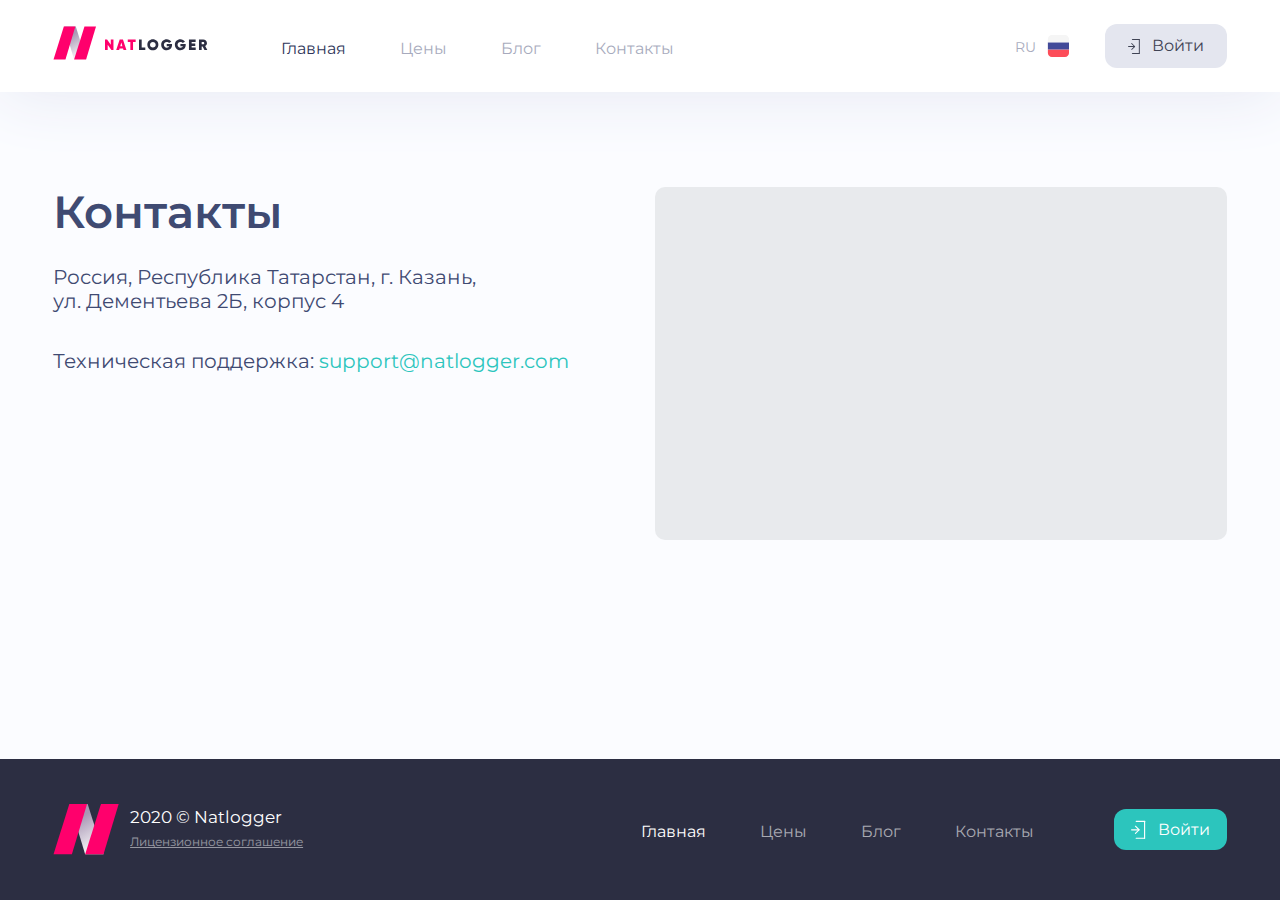
<file: contacts/index.html>
<!DOCTYPE html>
<html lang="ru">
  <head>
    <meta charset="utf-8">
    <title> Natlogger - Contacts
    </title>
    <meta name="description" content="">
    <base href="/">
    <meta name="viewport" content="width=device-width, initial-scale=1.0">
    <meta property="og:image" content="./og.jpg">
    <meta property="og:title" content=""><link href="https://fonts.googleapis.com/css2?family=Montserrat:wght@100;200;300;400;500;600&display=swap" rel="stylesheet">
    <link href="assets/css/main.css?v-1602521505917" rel="stylesheet"><link rel="shortcut icon" href="favicon.ico">
  </head>
  <body>
    <div class="stick">
      <div class="stick__top">
<header class="header">
  <div class="container">
    <div class="row">
      <div class="col-lg-12">
        <div class="header__between">
          <div class="header__half"><a class="header__logo" href="#"><img class="header__logo__image" src="assets/img/logo.svg"></a>
            <div class="header__menu"><a class="header__menu__link header__menu__link_active" href="#">Главная</a><a class="header__menu__link" href="prices/">Цены</a><a class="header__menu__link" href="blog/">Блог</a><a class="header__menu__link" href="contacts/">Контакты</a></div>
          </div>
          <div class="header__half">
            <div class="header__language-shell">
              <button class="header__language-close" onclick="closeLanguageDropdown()"></button>
              <button class="header__language-open" onclick="openLanguageDropdown()"><span class="header__language-open__text">RU</span><img class="header__language-open__icon" src="assets/img/ru.svg"></button>
              <div class="header__language-shell__dropdown"> <a class="header__language header__language_current" href="./"><img class="header__language__icon" src="assets/img/ru.svg"><span class="header__language__text">Russian</span></a><a class="header__language" href="./"><img class="header__language__icon" src="assets/img/en.svg"><span class="header__language__text">English</span></a><a class="header__language" href="./"><img class="header__language__icon" src="assets/img/esp.svg"><span class="header__language__text">Español</span></a></div>
            </div>
            <button class="header__burger" onclick="openWindowMenu()"><img class="header__burger__image" src="assets/img/burger.svg"></button><a class="header__login" href="#"><img class="header__login__icon" src="assets/img/login.svg">Войти</a>
          </div>
        </div>
      </div>
    </div>
  </div>
</header>
<div class="menu-window">
  <div class="menu-window__back" onclick="closeWindowMenu()"></div>
  <div class="menu-window__shell">
    <button class="menu-window__shell__close" onclick="closeWindowMenu()"><img src="assets/img/close.svg"></button>
    <div class="menu-window__shell__center"><img class="menu-window__shell__logo" src="assets/img/logo-word.svg">
      <div class="menu-window__shell__links"><a class="menu-window__shell__links__link menu-window__shell__links__link_active" href="#">Главная</a><a class="menu-window__shell__links__link" href="prices/">Цены</a><a class="menu-window__shell__links__link" href="blog/">Блог</a><a class="menu-window__shell__links__link" href="contacts/">Контакты</a></div><a class="menu-window__shell__login" href="#"><img class="menu-window__shell__login__icon" src="assets/img/login.svg"><span class="menu-window__shell__login__text">Войти</span></a>
    </div>
  </div>
</div>
        <section class="contacts-page">
          <div class="container">
            <div class="row">
              <div class="col-lg-6">
                <h1 class="contacts-page__headline">Контакты</h1>
                <p class="contacts-page__address">Россия, Республика Татарстан, г. Казань,<br class="br_lg"> ул.<br class="br_md"> Дементьева 2Б, корпус 4</p>
                <p class="contacts-page__technical-support">Техническая поддержка: <a class="contacts-page__technical-support__mail" href="mailto:support@natlogger.com">support@natlogger.com </a></p>
              </div>
              <div class="col-lg-6">
                <script src="https://api-maps.yandex.ru/2.1/?lang=ru_RU&amp;amp;apikey=328a7ce9-1425-4221-bc54-21ff65a36749"></script>
                <div class="contacts-page__map" id="map"></div>
                <script>
                  // Карта
                  if (document.querySelector('#map')) {
                      ymaps.ready(function () {
                          var map = new ymaps.Map('map', {
                              center: [55.852107, 49.093632],
                              zoom: 14,
                              controls: []
                          });
                  
                          // Создание метки со сложной фигурой активной области.
                          var polygonLayout = ymaps.templateLayoutFactory.createClass('<div class="contacts-page__map__label"><img class="contacts-page__map__label__image" src="assets/img/label-map.png" /></div>');
                  
                          var polygonPlacemark = new ymaps.Placemark(
                              [55.849219, 49.093580], {
                                  hintContent: ''
                              }, {
                                  iconLayout: polygonLayout
                              }
                          );
                          map.geoObjects.add(polygonPlacemark);
                      });
                  }
                </script>
              </div>
            </div>
          </div>
        </section>
      </div>
<footer class="footer">
  <div class="container">
    <div class="row">
      <div class="col-lg-12">
        <div class="footer__between">
          <div class="footer__half"><img class="footer__logo" src="assets/img/logo-word.svg">
            <div class="footer__info">
              <p class="footer__copyright">2020 © Natlogger</p><a class="footer__license" href="document/">Лицензионное соглашение</a>
            </div>
          </div>
          <div class="footer__half">
            <div class="footer__menu"><a class="footer__menu__link footer__menu__link_active" href="#">Главная</a><a class="footer__menu__link" href="#">Цены</a><a class="footer__menu__link" href="#">Блог</a><a class="footer__menu__link" href="#">Контакты</a></div><a class="footer__login" href="#"><img class="footer__login__icon" src="assets/img/login-white.svg"><span class="footer__login__text">Войти</span></a>
          </div>
        </div>
      </div>
    </div>
  </div>
</footer>
    </div>
    <script src="assets/js/common.js?v-1602521505917"></script>
  </body>
</html>
</file>
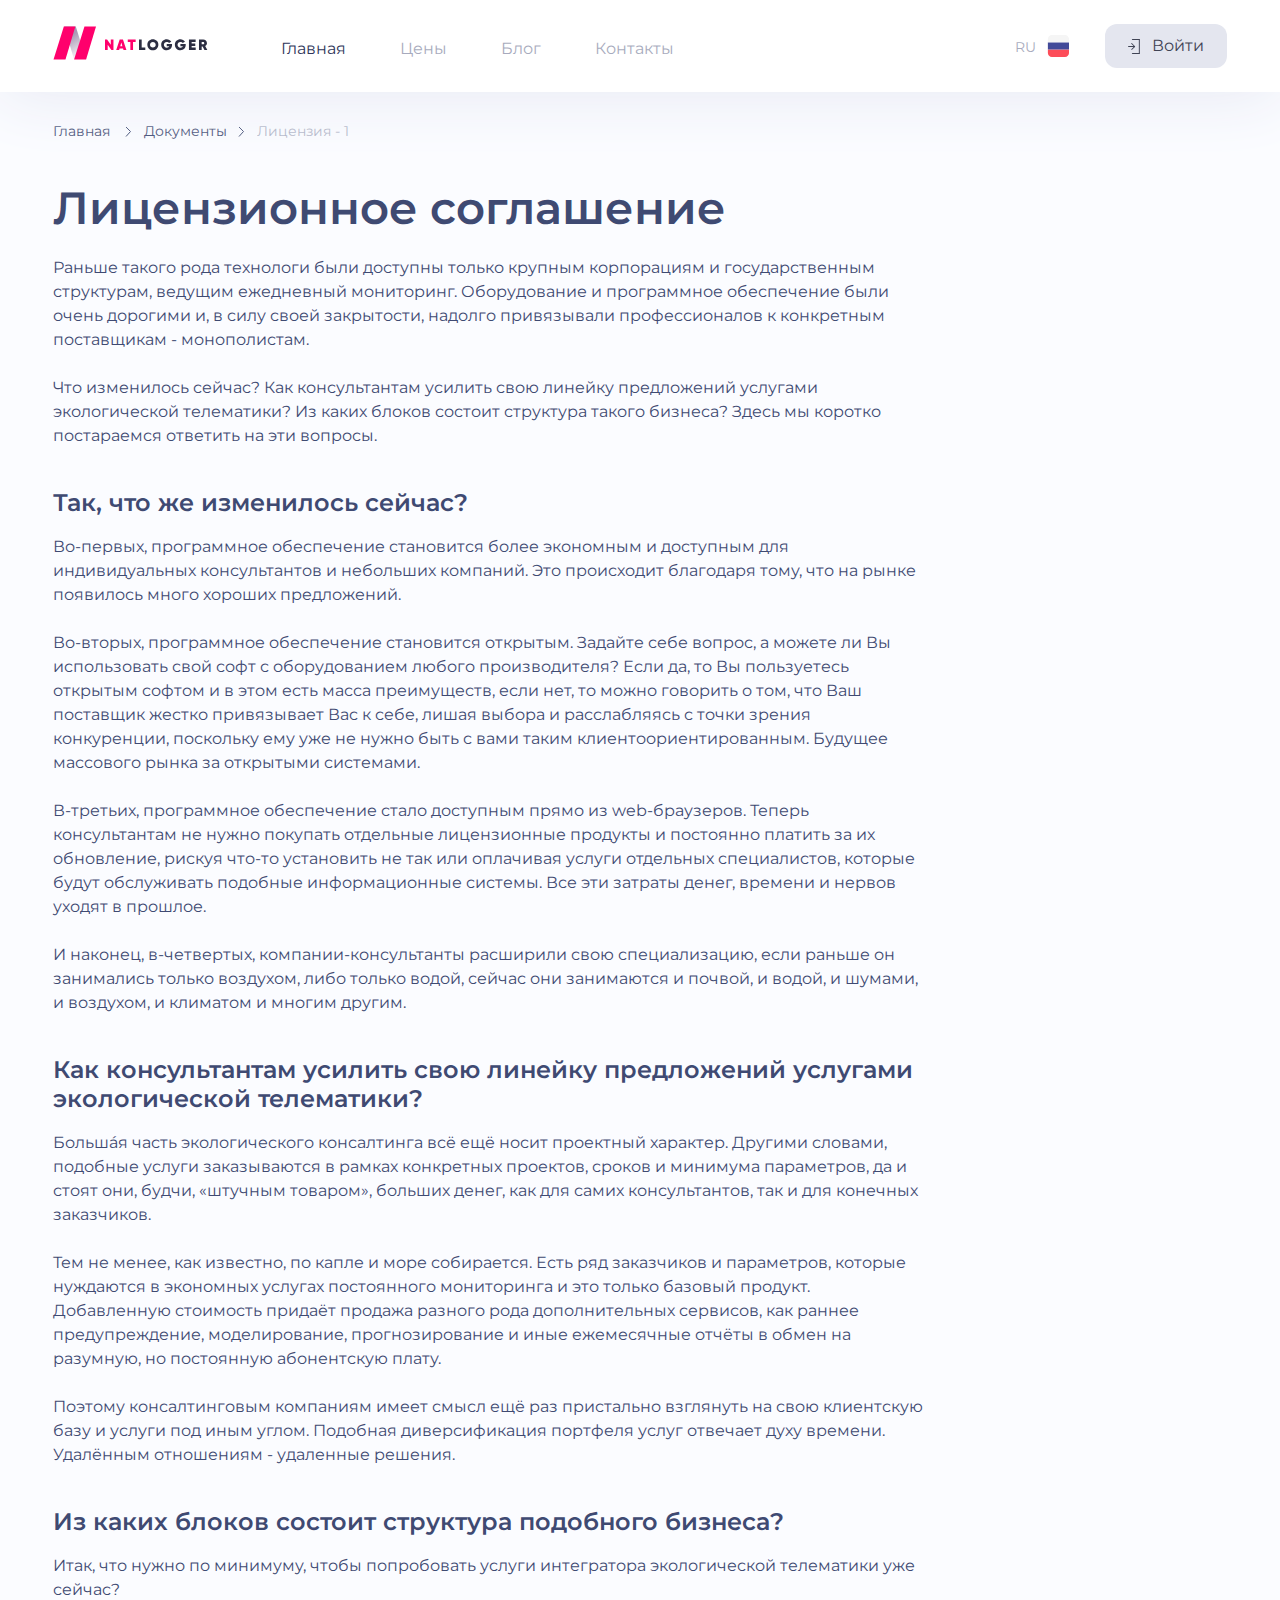
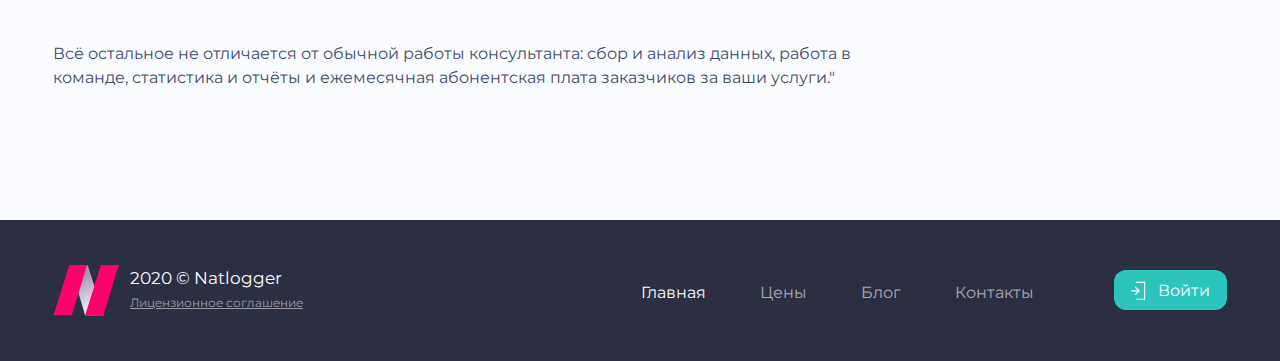
<file: document/index.html>
<!DOCTYPE html>
<html lang="ru">
  <head>
    <meta charset="utf-8">
    <title> Natlogger - Document
    </title>
    <meta name="description" content="">
    <base href="/">
    <meta name="viewport" content="width=device-width, initial-scale=1.0">
    <meta property="og:image" content="./og.jpg">
    <meta property="og:title" content=""><link href="https://fonts.googleapis.com/css2?family=Montserrat:wght@100;200;300;400;500;600&display=swap" rel="stylesheet">
    <link href="assets/css/main.css?v-1602521505919" rel="stylesheet"><link rel="shortcut icon" href="favicon.ico">
  </head>
  <body>
    <div class="stick">
      <div class="stick__top">
<header class="header">
  <div class="container">
    <div class="row">
      <div class="col-lg-12">
        <div class="header__between">
          <div class="header__half"><a class="header__logo" href="#"><img class="header__logo__image" src="assets/img/logo.svg"></a>
            <div class="header__menu"><a class="header__menu__link header__menu__link_active" href="#">Главная</a><a class="header__menu__link" href="prices/">Цены</a><a class="header__menu__link" href="blog/">Блог</a><a class="header__menu__link" href="contacts/">Контакты</a></div>
          </div>
          <div class="header__half">
            <div class="header__language-shell">
              <button class="header__language-close" onclick="closeLanguageDropdown()"></button>
              <button class="header__language-open" onclick="openLanguageDropdown()"><span class="header__language-open__text">RU</span><img class="header__language-open__icon" src="assets/img/ru.svg"></button>
              <div class="header__language-shell__dropdown"> <a class="header__language header__language_current" href="./"><img class="header__language__icon" src="assets/img/ru.svg"><span class="header__language__text">Russian</span></a><a class="header__language" href="./"><img class="header__language__icon" src="assets/img/en.svg"><span class="header__language__text">English</span></a><a class="header__language" href="./"><img class="header__language__icon" src="assets/img/esp.svg"><span class="header__language__text">Español</span></a></div>
            </div>
            <button class="header__burger" onclick="openWindowMenu()"><img class="header__burger__image" src="assets/img/burger.svg"></button><a class="header__login" href="#"><img class="header__login__icon" src="assets/img/login.svg">Войти</a>
          </div>
        </div>
      </div>
    </div>
  </div>
</header>
<div class="menu-window">
  <div class="menu-window__back" onclick="closeWindowMenu()"></div>
  <div class="menu-window__shell">
    <button class="menu-window__shell__close" onclick="closeWindowMenu()"><img src="assets/img/close.svg"></button>
    <div class="menu-window__shell__center"><img class="menu-window__shell__logo" src="assets/img/logo-word.svg">
      <div class="menu-window__shell__links"><a class="menu-window__shell__links__link menu-window__shell__links__link_active" href="#">Главная</a><a class="menu-window__shell__links__link" href="prices/">Цены</a><a class="menu-window__shell__links__link" href="blog/">Блог</a><a class="menu-window__shell__links__link" href="contacts/">Контакты</a></div><a class="menu-window__shell__login" href="#"><img class="menu-window__shell__login__icon" src="assets/img/login.svg"><span class="menu-window__shell__login__text">Войти</span></a>
    </div>
  </div>
</div>
        <section class="document-page">
          <div class="container">
            <div class="row">
              <div class="col-lg-9">
                <div class="document-page__bread-crumbs"><a class="document-page__bread-crumbs__crumb" href="#">Главная </a><a class="document-page__bread-crumbs__crumb" href="#">Документы</a><span class="document-page__bread-crumbs__crumb">Лицензия - 1</span></div>
                <h1 class="document-page__headline">Лицензионное соглашение</h1>
                <div class="document-page__content">
                  <p>Раньше такого рода технологи были доступны только крупным корпорациям и государственным структурам, ведущим ежедневный мониторинг. Оборудование и программное обеспечение были очень дорогими и, в силу своей закрытости, надолго привязывали профессионалов к конкретным поставщикам - монополистам. <br><br>Что изменилось сейчас? Как консультантам усилить свою линейку предложений услугами экологической телематики? Из каких блоков состоит структура такого бизнеса? Здесь мы коротко постараемся ответить на эти вопросы.</p>
                  <h2>Так, что же изменилось сейчас?</h2>
                  <p>
                    Во-первых, программное обеспечение становится более экономным и доступным для индивидуальных консультантов и небольших компаний. Это происходит благодаря тому, что на рынке появилось много хороших предложений.  <br><br>Во-вторых, программное обеспечение становится открытым. Задайте себе вопрос, а можете ли Вы использовать свой софт с оборудованием любого производителя? Если да, то Вы пользуетесь открытым софтом и в этом есть масса преимуществ, если нет, то можно говорить о том, что Ваш поставщик жестко привязывает Вас к себе, лишая выбора и расслабляясь с точки зрения конкуренции, поскольку ему уже не нужно быть с вами таким клиентоориентированным. Будущее массового рынка за открытыми системами.<br><br>
                    В-третьих, программное обеспечение стало доступным прямо из web-браузеров. Теперь консультантам не нужно покупать отдельные лицензионные продукты и постоянно платить за их обновление, рискуя что-то установить не так или оплачивая услуги отдельных специалистов, которые будут обслуживать подобные информационные системы. Все эти затраты денег, времени и нервов уходят в прошлое. <br><br>
                    И наконец, в-четвертых, компании-консультанты расширили свою специализацию, если раньше он занимались только воздухом, либо только водой, сейчас они занимаются и почвой, и водой, и шумами, и воздухом, и климатом и многим другим.
                  </p>
                  <h2>Как консультантам усилить свою линейку предложений услугами экологической телематики?</h2>
                  <p>
                    Большáя часть экологического консалтинга всё ещё носит проектный характер. Другими словами, подобные услуги заказываются в рамках конкретных проектов, сроков и минимума параметров, да и стоят они, будчи, «штучным товаром», больших денег, как для самих консультантов, так и для конечных заказчиков.<br><br>Тем не менее, как известно, по капле и море собирается. Есть ряд заказчиков и параметров, которые нуждаются в экономных услугах постоянного мониторинга и это только базовый продукт. Добавленную стоимость придаёт продажа разного рода дополнительных сервисов, как раннее предупреждение, моделирование, прогнозирование и иные ежемесячные отчёты в обмен на разумную, но постоянную абонентскую плату. <br><br>
                    Поэтому консалтинговым компаниям имеет смысл ещё раз пристально взглянуть на свою клиентскую базу и услуги под иным углом. Подобная диверсификация портфеля услуг отвечает духу времени. Удалённым отношениям - удаленные решения.
                  </p>
                  <h2>Из каких блоков состоит структура подобного бизнеса?</h2>
                  <p>Итак, что нужно по минимуму, чтобы попробовать услуги интегратора экологической телематики уже сейчас?</p>
                  <p>Всё остальное не отличается от обычной работы консультанта: сбор и анализ данных, работа в команде, статистика и отчёты и ежемесячная абонентская плата заказчиков за ваши услуги."</p>
                </div>
              </div>
            </div>
          </div>
        </section>
      </div>
<footer class="footer">
  <div class="container">
    <div class="row">
      <div class="col-lg-12">
        <div class="footer__between">
          <div class="footer__half"><img class="footer__logo" src="assets/img/logo-word.svg">
            <div class="footer__info">
              <p class="footer__copyright">2020 © Natlogger</p><a class="footer__license" href="document/">Лицензионное соглашение</a>
            </div>
          </div>
          <div class="footer__half">
            <div class="footer__menu"><a class="footer__menu__link footer__menu__link_active" href="#">Главная</a><a class="footer__menu__link" href="#">Цены</a><a class="footer__menu__link" href="#">Блог</a><a class="footer__menu__link" href="#">Контакты</a></div><a class="footer__login" href="#"><img class="footer__login__icon" src="assets/img/login-white.svg"><span class="footer__login__text">Войти</span></a>
          </div>
        </div>
      </div>
    </div>
  </div>
</footer>
    </div>
    <script src="assets/js/common.js?v-1602521505919"></script>
  </body>
</html>
</file>
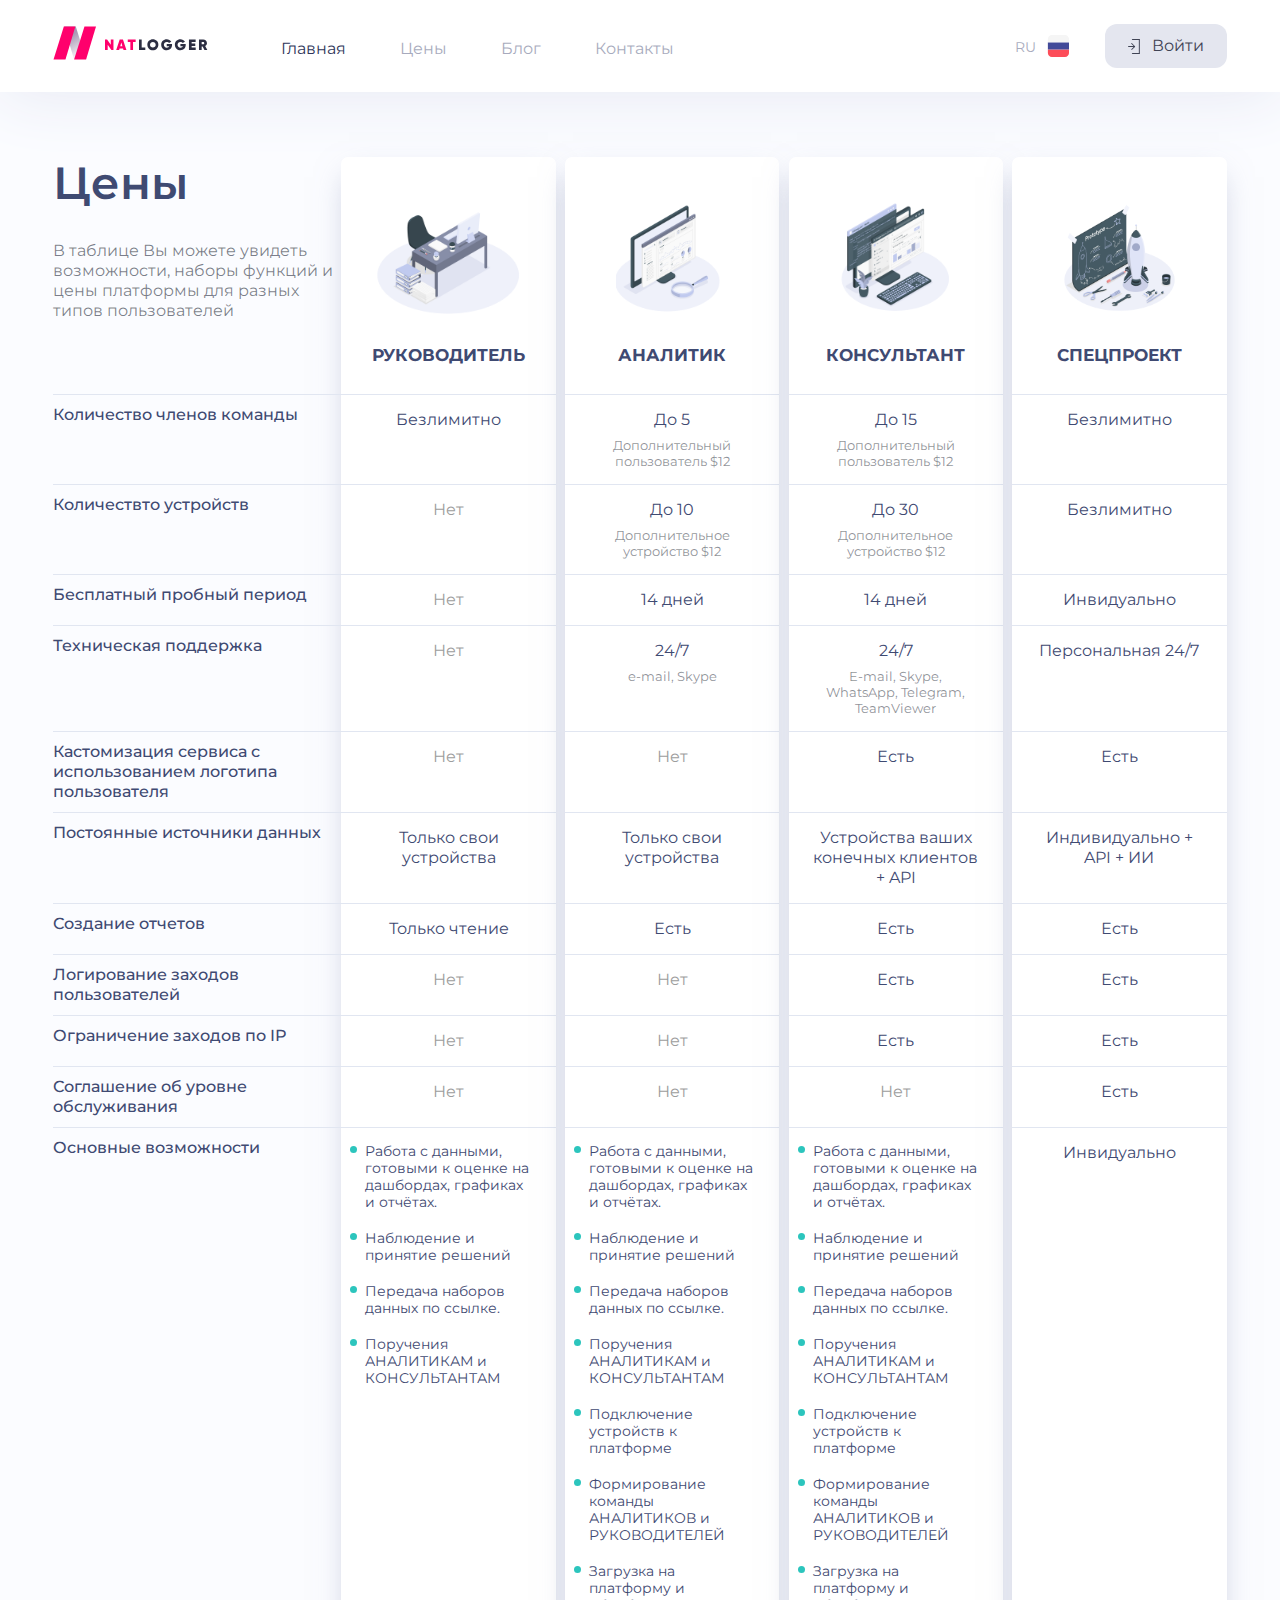
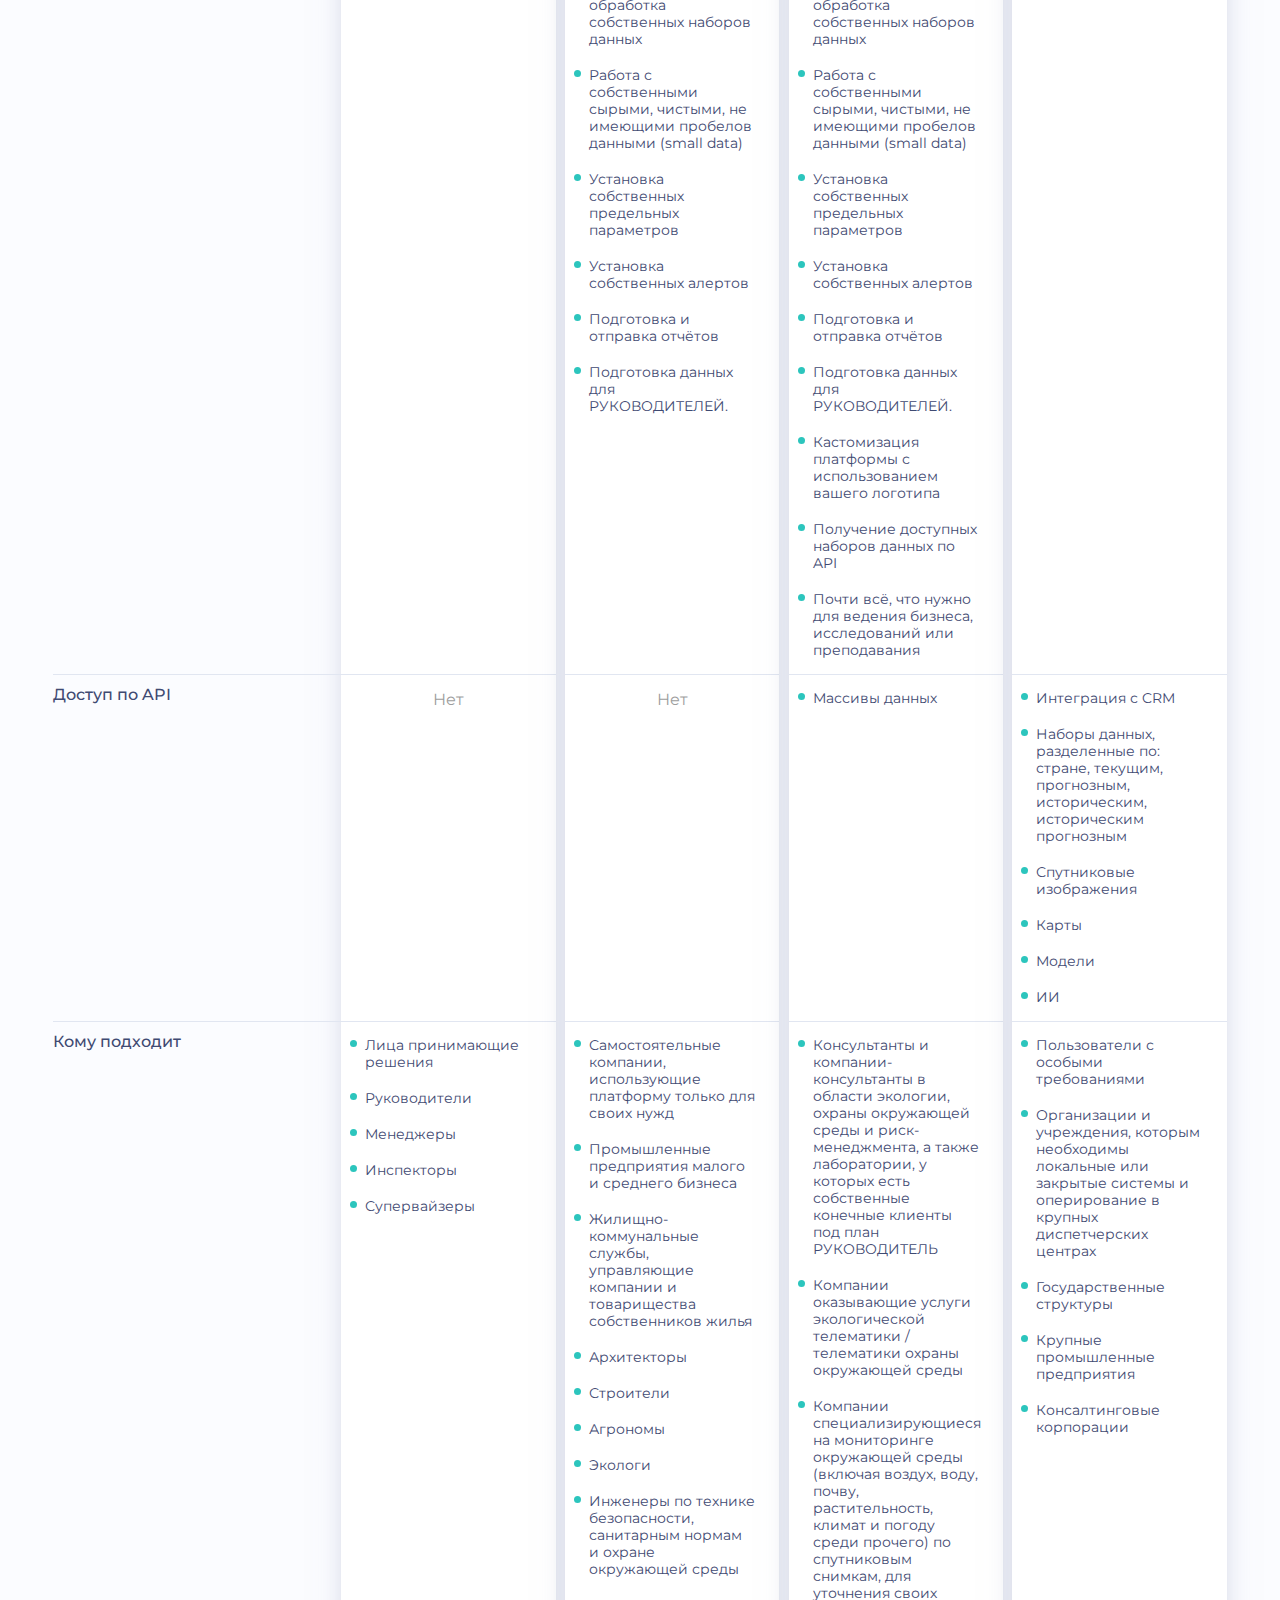
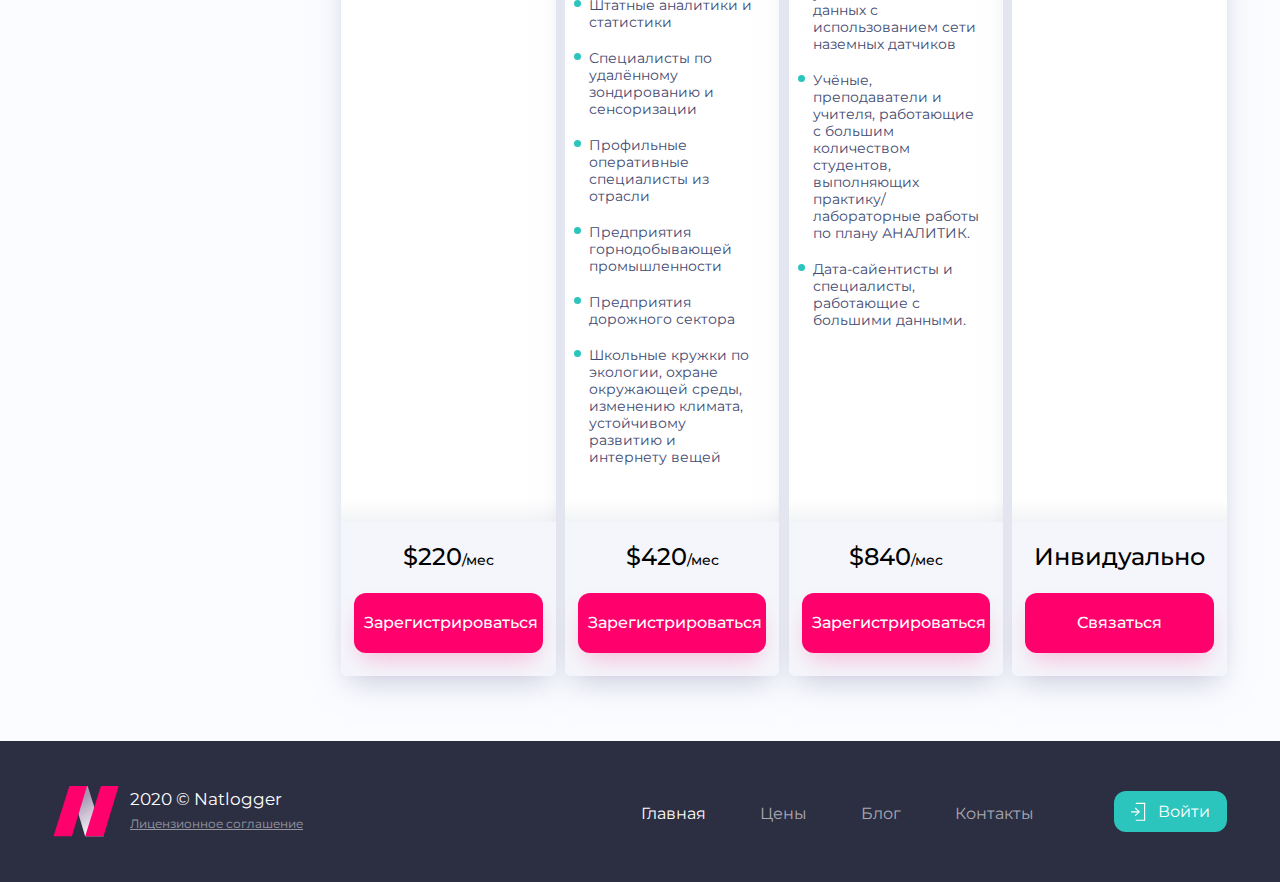
<file: prices/index.html>
<!DOCTYPE html>
<html lang="ru">
  <head>
    <meta charset="utf-8">
    <title> Natlogger - Prices
    </title>
    <meta name="description" content="">
    <base href="/">
    <meta name="viewport" content="width=device-width, initial-scale=1.0">
    <meta property="og:image" content="./og.jpg">
    <meta property="og:title" content=""><link href="https://fonts.googleapis.com/css2?family=Montserrat:wght@100;200;300;400;500;600&display=swap" rel="stylesheet">
    <link href="assets/css/main.css?v-1602521505922" rel="stylesheet"><link rel="shortcut icon" href="favicon.ico">
  </head>
  <body>
    <div class="stick">
      <div class="stick__top">
<header class="header">
  <div class="container">
    <div class="row">
      <div class="col-lg-12">
        <div class="header__between">
          <div class="header__half"><a class="header__logo" href="#"><img class="header__logo__image" src="assets/img/logo.svg"></a>
            <div class="header__menu"><a class="header__menu__link header__menu__link_active" href="#">Главная</a><a class="header__menu__link" href="prices/">Цены</a><a class="header__menu__link" href="blog/">Блог</a><a class="header__menu__link" href="contacts/">Контакты</a></div>
          </div>
          <div class="header__half">
            <div class="header__language-shell">
              <button class="header__language-close" onclick="closeLanguageDropdown()"></button>
              <button class="header__language-open" onclick="openLanguageDropdown()"><span class="header__language-open__text">RU</span><img class="header__language-open__icon" src="assets/img/ru.svg"></button>
              <div class="header__language-shell__dropdown"> <a class="header__language header__language_current" href="./"><img class="header__language__icon" src="assets/img/ru.svg"><span class="header__language__text">Russian</span></a><a class="header__language" href="./"><img class="header__language__icon" src="assets/img/en.svg"><span class="header__language__text">English</span></a><a class="header__language" href="./"><img class="header__language__icon" src="assets/img/esp.svg"><span class="header__language__text">Español</span></a></div>
            </div>
            <button class="header__burger" onclick="openWindowMenu()"><img class="header__burger__image" src="assets/img/burger.svg"></button><a class="header__login" href="#"><img class="header__login__icon" src="assets/img/login.svg">Войти</a>
          </div>
        </div>
      </div>
    </div>
  </div>
</header>
<div class="menu-window">
  <div class="menu-window__back" onclick="closeWindowMenu()"></div>
  <div class="menu-window__shell">
    <button class="menu-window__shell__close" onclick="closeWindowMenu()"><img src="assets/img/close.svg"></button>
    <div class="menu-window__shell__center"><img class="menu-window__shell__logo" src="assets/img/logo-word.svg">
      <div class="menu-window__shell__links"><a class="menu-window__shell__links__link menu-window__shell__links__link_active" href="#">Главная</a><a class="menu-window__shell__links__link" href="prices/">Цены</a><a class="menu-window__shell__links__link" href="blog/">Блог</a><a class="menu-window__shell__links__link" href="contacts/">Контакты</a></div><a class="menu-window__shell__login" href="#"><img class="menu-window__shell__login__icon" src="assets/img/login.svg"><span class="menu-window__shell__login__text">Войти</span></a>
    </div>
  </div>
</div>
        <section class="pricing-page">
          <div class="container">
            <div class="row">
              <div class="col-lg-12">
                <div class="pricing-page__mobile-top">
                  <p class="pricing-page__title">Цены</p>
                  <p class="pricing-page__description">В таблице Вы можете увидеть возможности, наборы функций и цены платформы для разных типов пользователей</p>
                  <div class="pricing-page__choose">
                    <p class="pricing-page__choose__label">Выберите тариф</p>
                    <select class="pricing-page__choose__select" onchange="turnOnPriceColumn(this.options[this.selectedIndex].value)">
                      <option value="0">Руководитель</option>
                      <option value="1">Аналитик</option>
                      <option value="2">Консультант</option>
                      <option value="3">Спецпроект</option>
                    </select>
                  </div>
                </div>
                <div class="pricing-page__middle">
                  <div class="pricing-page__left">
                    <div class="pricing-page__left__top-layer">
                      <div class="pricing-page__left__line">
                        <p class="pricing-page__title">Цены</p>
                        <p class="pricing-page__description">В таблице Вы можете увидеть возможности, наборы функций и цены платформы для разных типов пользователей</p>
                      </div>
                      <div class="pricing-page__left__line">
                        <p class="pricing-page__left__label">Количество членов команды</p>
                      </div>
                      <div class="pricing-page__left__line">
                        <p class="pricing-page__left__label">Количествто устройств</p>
                      </div>
                      <div class="pricing-page__left__line">
                        <p class="pricing-page__left__label">Бесплатный пробный период</p>
                      </div>
                      <div class="pricing-page__left__line">
                        <p class="pricing-page__left__label">Техническая поддержка</p>
                      </div>
                      <div class="pricing-page__left__line">
                        <p class="pricing-page__left__label">Кастомизация сервиса с использованием логотипа пользователя</p>
                      </div>
                      <div class="pricing-page__left__line">
                        <p class="pricing-page__left__label">Постоянные источники данных</p>
                      </div>
                      <div class="pricing-page__left__line">
                        <p class="pricing-page__left__label">Создание отчетов</p>
                      </div>
                      <div class="pricing-page__left__line">
                        <p class="pricing-page__left__label">Логирование заходов пользователей</p>
                      </div>
                      <div class="pricing-page__left__line">
                        <p class="pricing-page__left__label">Ограничение заходов по IP</p>
                      </div>
                      <div class="pricing-page__left__line">
                        <p class="pricing-page__left__label">Соглашение об уровне обслуживания</p>
                      </div>
                      <div class="pricing-page__left__line">
                        <p class="pricing-page__left__label">Основные возможности</p>
                      </div>
                      <div class="pricing-page__left__line">
                        <p class="pricing-page__left__label">Доступ по API</p>
                      </div>
                      <div class="pricing-page__left__line">
                        <p class="pricing-page__left__label">Кому подходит</p>
                      </div>
                      <div class="pricing-page__left__line"></div>
                    </div>
                  </div>
                  <div class="pricing-page__right">
                    <div class="pricing-page__right-shell">
                      <div class="pricing-page__right-scroll">
                        <div class="pricing-page__right__column">
                          <div class="pricing-page__right__line">
                            <div class="pricing-page__right__head">
                              <div class="pricing-page__right__head__image-shell"><img class="pricing-page__right__head__image" src="assets/img/direction-1.png"></div>
                              <p class="pricing-page__right__head__title">РУКОВОДИТЕЛЬ</p>
                            </div>
                          </div>
                          <div class="pricing-page__right__line">
                            <p class="pricing-page__right__value">Безлимитно</p>
                          </div>
                          <div class="pricing-page__right__line">
                            <p class="pricing-page__right__disable">Нет</p>
                          </div>
                          <div class="pricing-page__right__line">
                            <p class="pricing-page__right__disable">Нет</p>
                          </div>
                          <div class="pricing-page__right__line">
                            <p class="pricing-page__right__disable">Нет</p>
                          </div>
                          <div class="pricing-page__right__line">
                            <p class="pricing-page__right__disable">Нет</p>
                          </div>
                          <div class="pricing-page__right__line">
                            <p class="pricing-page__right__value">Только свои устройства</p>
                          </div>
                          <div class="pricing-page__right__line">
                            <p class="pricing-page__right__value">Только чтение</p>
                          </div>
                          <div class="pricing-page__right__line">
                            <p class="pricing-page__right__disable">Нет</p>
                          </div>
                          <div class="pricing-page__right__line">
                            <p class="pricing-page__right__disable">Нет</p>
                          </div>
                          <div class="pricing-page__right__line">
                            <p class="pricing-page__right__disable">Нет</p>
                          </div>
                          <div class="pricing-page__right__line">
                            <ul class="pricing-page__right__list">
                              <li>Работа с данными, готовыми к оценке на дашбордах, графиках и отчётах.</li>
                              <li>Наблюдение и принятие решений</li>
                              <li>Передача наборов данных по ссылке.</li>
                              <li>Поручения АНАЛИТИКАМ и КОНСУЛЬТАНТАМ</li>
                            </ul>
                          </div>
                          <div class="pricing-page__right__line">
                            <p class="pricing-page__right__disable">Нет</p>
                          </div>
                          <div class="pricing-page__right__line">
                            <ul class="pricing-page__right__list">
                              <li>Лица принимающие решения</li>
                              <li>Руководители</li>
                              <li>Менеджеры</li>
                              <li>Инспекторы</li>
                              <li>Супервайзеры</li>
                            </ul>
                          </div>
                          <div class="pricing-page__right__bottom">
                            <div class="pricing-page__right__price">$220<span class="pricing-page__right__price__per">/мес</span></div><a class="pricing-page__right__target" href="#">Зарегистрироваться</a>
                          </div>
                        </div>
                        <div class="pricing-page__right__column">
                          <div class="pricing-page__right__line">
                            <div class="pricing-page__right__head">
                              <div class="pricing-page__right__head__image-shell"><img class="pricing-page__right__head__image" src="assets/img/direction-2.png"></div>
                              <p class="pricing-page__right__head__title">АНАЛИТИК</p>
                            </div>
                          </div>
                          <div class="pricing-page__right__line">
                            <p class="pricing-page__right__value"> До 5</p>
                            <p class="pricing-page__right__annotation"> Дополнительный пользователь $12</p>
                          </div>
                          <div class="pricing-page__right__line">
                            <p class="pricing-page__right__value">До 10</p>
                            <p class="pricing-page__right__annotation">Дополнительное устройство $12</p>
                          </div>
                          <div class="pricing-page__right__line">
                            <p class="pricing-page__right__value"> 14 дней</p>
                          </div>
                          <div class="pricing-page__right__line">
                            <p class="pricing-page__right__value">24/7</p>
                            <p class="pricing-page__right__annotation">e-mail, Skype</p>
                          </div>
                          <div class="pricing-page__right__line">
                            <p class="pricing-page__right__disable">Нет</p>
                          </div>
                          <div class="pricing-page__right__line">
                            <p class="pricing-page__right__value">Только свои устройства</p>
                          </div>
                          <div class="pricing-page__right__line">
                            <p class="pricing-page__right__value">Есть</p>
                          </div>
                          <div class="pricing-page__right__line">
                            <p class="pricing-page__right__disable">Нет</p>
                          </div>
                          <div class="pricing-page__right__line">
                            <p class="pricing-page__right__disable">Нет</p>
                          </div>
                          <div class="pricing-page__right__line">
                            <p class="pricing-page__right__disable">Нет</p>
                          </div>
                          <div class="pricing-page__right__line">
                            <ul class="pricing-page__right__list">
                              <li>Работа с данными, готовыми к оценке на дашбордах, графиках и отчётах.</li>
                              <li>Наблюдение и принятие решений</li>
                              <li>Передача наборов данных по ссылке.</li>
                              <li>Поручения АНАЛИТИКАМ и КОНСУЛЬТАНТАМ</li>
                              <li>Подключение устройств к платформе</li>
                              <li>Формирование команды АНАЛИТИКОВ и РУКОВОДИТЕЛЕЙ</li>
                              <li>Загрузка на платформу и обработка собственных наборов данных</li>
                              <li>Работа с собственными сырыми, чистыми, не имеющими пробелов данными (small data)</li>
                              <li>Установка собственных предельных параметров</li>
                              <li>Установка собственных алертов</li>
                              <li>Подготовка и отправка отчётов </li>
                              <li>Подготовка данных для РУКОВОДИТЕЛЕЙ.</li>
                            </ul>
                          </div>
                          <div class="pricing-page__right__line">
                            <p class="pricing-page__right__disable">Нет</p>
                          </div>
                          <div class="pricing-page__right__line">
                            <ul class="pricing-page__right__list">
                              <li>Самостоятельные компании, использующие платформу только для своих нужд</li>
                              <li>Промышленные предприятия малого и среднего бизнеса</li>
                              <li>Жилищно-коммунальные службы, управляющие компании и товарищества собственников жилья</li>
                              <li>Архитекторы</li>
                              <li>Строители</li>
                              <li>Агрономы</li>
                              <li>Экологи</li>
                              <li>Инженеры по технике безопасности, санитарным нормам и охране окружающей среды</li>
                              <li>Штатные аналитики и статистики </li>
                              <li>Специалисты по удалённому зондированию и сенсоризации </li>
                              <li>Профильные оперативные специалисты из отрасли</li>
                              <li>Предприятия горнодобывающей промышленности</li>
                              <li>Предприятия дорожного сектора </li>
                              <li>Школьные кружки по экологии, охране окружающей среды, изменению климата, устойчивому развитию и интернету вещей</li>
                            </ul>
                          </div>
                          <div class="pricing-page__right__bottom">
                            <div class="pricing-page__right__price">$420<span class="pricing-page__right__price__per">/мес</span></div><a class="pricing-page__right__target" href="#">Зарегистрироваться</a>
                          </div>
                        </div>
                        <div class="pricing-page__right__column">
                          <div class="pricing-page__right__line">
                            <div class="pricing-page__right__head">
                              <div class="pricing-page__right__head__image-shell"><img class="pricing-page__right__head__image" src="assets/img/direction-3.png"></div>
                              <p class="pricing-page__right__head__title">КОНСУЛЬТАНТ</p>
                            </div>
                          </div>
                          <div class="pricing-page__right__line">
                            <p class="pricing-page__right__value">До 15</p>
                            <p class="pricing-page__right__annotation">Дополнительный пользователь $12</p>
                          </div>
                          <div class="pricing-page__right__line">
                            <p class="pricing-page__right__value">До 30</p>
                            <p class="pricing-page__right__annotation">Дополнительное устройство $12</p>
                          </div>
                          <div class="pricing-page__right__line">
                            <p class="pricing-page__right__value">14 дней</p>
                          </div>
                          <div class="pricing-page__right__line">
                            <p class="pricing-page__right__value">24/7</p>
                            <p class="pricing-page__right__annotation">E-mail, Skype, WhatsApp, Telegram, TeamViewer</p>
                          </div>
                          <div class="pricing-page__right__line">
                            <p class="pricing-page__right__value">Есть</p>
                          </div>
                          <div class="pricing-page__right__line">
                            <p class="pricing-page__right__value">Устройства ваших конечных клиентов + API</p>
                          </div>
                          <div class="pricing-page__right__line">
                            <p class="pricing-page__right__value">Есть</p>
                          </div>
                          <div class="pricing-page__right__line">
                            <p class="pricing-page__right__value">Есть</p>
                          </div>
                          <div class="pricing-page__right__line">
                            <p class="pricing-page__right__value">Есть</p>
                          </div>
                          <div class="pricing-page__right__line">
                            <p class="pricing-page__right__disable">Нет</p>
                          </div>
                          <div class="pricing-page__right__line">
                            <ul class="pricing-page__right__list">
                              <li>Работа с данными, готовыми к оценке на дашбордах, графиках и отчётах.</li>
                              <li>Наблюдение и принятие решений</li>
                              <li>Передача наборов данных по ссылке.</li>
                              <li>Поручения АНАЛИТИКАМ и КОНСУЛЬТАНТАМ</li>
                              <li>Подключение устройств к платформе</li>
                              <li>Формирование команды АНАЛИТИКОВ и РУКОВОДИТЕЛЕЙ</li>
                              <li>Загрузка на платформу и обработка собственных наборов данных</li>
                              <li>Работа с собственными сырыми, чистыми, не имеющими пробелов данными (small data)</li>
                              <li>Установка собственных предельных параметров</li>
                              <li>Установка собственных алертов</li>
                              <li>Подготовка и отправка отчётов </li>
                              <li>Подготовка данных для РУКОВОДИТЕЛЕЙ.</li>
                              <li>Кастомизация платформы с использованием вашего логотипа</li>
                              <li>Получение доступных наборов данных по API</li>
                              <li>Почти всё, что нужно для ведения бизнеса, исследований или преподавания</li>
                            </ul>
                          </div>
                          <div class="pricing-page__right__line">
                            <ul class="pricing-page__right__list">
                              <li>Массивы данных</li>
                            </ul>
                          </div>
                          <div class="pricing-page__right__line">
                            <ul class="pricing-page__right__list">
                              <li>Консультанты и компании-консультанты в области экологии, охраны окружающей среды и риск-менеджмента, а также лаборатории, у которых есть собственные конечные клиенты под план РУКОВОДИТЕЛЬ</li>
                              <li>Компании оказывающие услуги экологической телематики / телематики охраны окружающей среды </li>
                              <li>Компании специализирующиеся на мониторинге окружающей среды (включая воздух, воду, почву, растительность, климат и погоду среди прочего) по спутниковым снимкам, для уточнения своих данных с использованием сети наземных датчиков</li>
                              <li>Учёные, преподаватели и учителя, работающие с большим количеством студентов, выполняющих практику/лабораторные работы по плану АНАЛИТИК.</li>
                              <li>Дата-сайентисты и специалисты, работающие с большими данными.</li>
                            </ul>
                          </div>
                          <div class="pricing-page__right__bottom">
                            <div class="pricing-page__right__price">$840<span class="pricing-page__right__price__per">/мес</span></div><a class="pricing-page__right__target" href="#">Зарегистрироваться</a>
                          </div>
                        </div>
                        <div class="pricing-page__right__column">
                          <div class="pricing-page__right__line">
                            <div class="pricing-page__right__head">
                              <div class="pricing-page__right__head__image-shell"><img class="pricing-page__right__head__image" src="assets/img/direction-4.png"></div>
                              <p class="pricing-page__right__head__title">СПЕЦПРОЕКТ	</p>
                            </div>
                          </div>
                          <div class="pricing-page__right__line">
                            <p class="pricing-page__right__value">Безлимитно</p>
                          </div>
                          <div class="pricing-page__right__line">
                            <p class="pricing-page__right__value">Безлимитно</p>
                          </div>
                          <div class="pricing-page__right__line">
                            <p class="pricing-page__right__value">Инвидуально</p>
                          </div>
                          <div class="pricing-page__right__line">
                            <p class="pricing-page__right__value">Персональная 24/7</p>
                          </div>
                          <div class="pricing-page__right__line">
                            <p class="pricing-page__right__value">Есть</p>
                          </div>
                          <div class="pricing-page__right__line">
                            <p class="pricing-page__right__value">Индивидуально + API + ИИ</p>
                          </div>
                          <div class="pricing-page__right__line">
                            <p class="pricing-page__right__value">Есть</p>
                          </div>
                          <div class="pricing-page__right__line">
                            <p class="pricing-page__right__value">Есть</p>
                          </div>
                          <div class="pricing-page__right__line">
                            <p class="pricing-page__right__value">Есть</p>
                          </div>
                          <div class="pricing-page__right__line">
                            <p class="pricing-page__right__value">Есть</p>
                          </div>
                          <div class="pricing-page__right__line">
                            <p class="pricing-page__right__value">Инвидуально</p>
                          </div>
                          <div class="pricing-page__right__line">
                            <ul class="pricing-page__right__list">
                              <li>Интеграция с CRM</li>
                              <li>Наборы данных, разделенные по: стране, текущим, прогнозным, историческим, историческим прогнозным</li>
                              <li>Спутниковые изображения</li>
                              <li>Карты</li>
                              <li>Модели</li>
                              <li>ИИ</li>
                            </ul>
                          </div>
                          <div class="pricing-page__right__line">
                            <ul class="pricing-page__right__list">
                              <li>Пользователи с особыми требованиями</li>
                              <li>Организации и учреждения, которым необходимы локальные или закрытые системы и оперирование в крупных диспетчерских центрах</li>
                              <li>Государственные структуры</li>
                              <li>Крупные промышленные предприятия</li>
                              <li>Консалтинговые корпорации</li>
                            </ul>
                          </div>
                          <div class="pricing-page__right__bottom">
                            <div class="pricing-page__right__price">Инвидуально</div><a class="pricing-page__right__target" href="#">Связаться</a>
                          </div>
                        </div>
                      </div>
                    </div>
                  </div>
                </div>
                <div class="pricing-page__mobile-bottom">
                  <div class="pricing-page__target">
                    <div class="pricing-page__target__price">$220<span class="pricing-page__target__price__per">/мес</span></div><a class="pricing-page__target__target" href="#">Зарегистрироваться</a>
                  </div>
                  <div class="pricing-page__target">
                    <div class="pricing-page__target__price">$420<span class="pricing-page__target__price__per">/мес</span></div><a class="pricing-page__target__target" href="#">Зарегистрироваться</a>
                  </div>
                  <div class="pricing-page__target">
                    <div class="pricing-page__target__price">$840<span class="pricing-page__target__price__per">/мес</span></div><a class="pricing-page__target__target" href="#">Зарегистрироваться</a>
                  </div>
                  <div class="pricing-page__target">
                    <div class="pricing-page__target__price">Инвидуально</div><a class="pricing-page__target__target" href="#">Связаться</a>
                  </div>
                </div>
              </div>
            </div>
          </div>
        </section>
      </div>
<footer class="footer">
  <div class="container">
    <div class="row">
      <div class="col-lg-12">
        <div class="footer__between">
          <div class="footer__half"><img class="footer__logo" src="assets/img/logo-word.svg">
            <div class="footer__info">
              <p class="footer__copyright">2020 © Natlogger</p><a class="footer__license" href="document/">Лицензионное соглашение</a>
            </div>
          </div>
          <div class="footer__half">
            <div class="footer__menu"><a class="footer__menu__link footer__menu__link_active" href="#">Главная</a><a class="footer__menu__link" href="#">Цены</a><a class="footer__menu__link" href="#">Блог</a><a class="footer__menu__link" href="#">Контакты</a></div><a class="footer__login" href="#"><img class="footer__login__icon" src="assets/img/login-white.svg"><span class="footer__login__text">Войти</span></a>
          </div>
        </div>
      </div>
    </div>
  </div>
</footer>
    </div>
    <script src="assets/js/common.js?v-1602521505922"></script>
  </body>
</html>
</file>
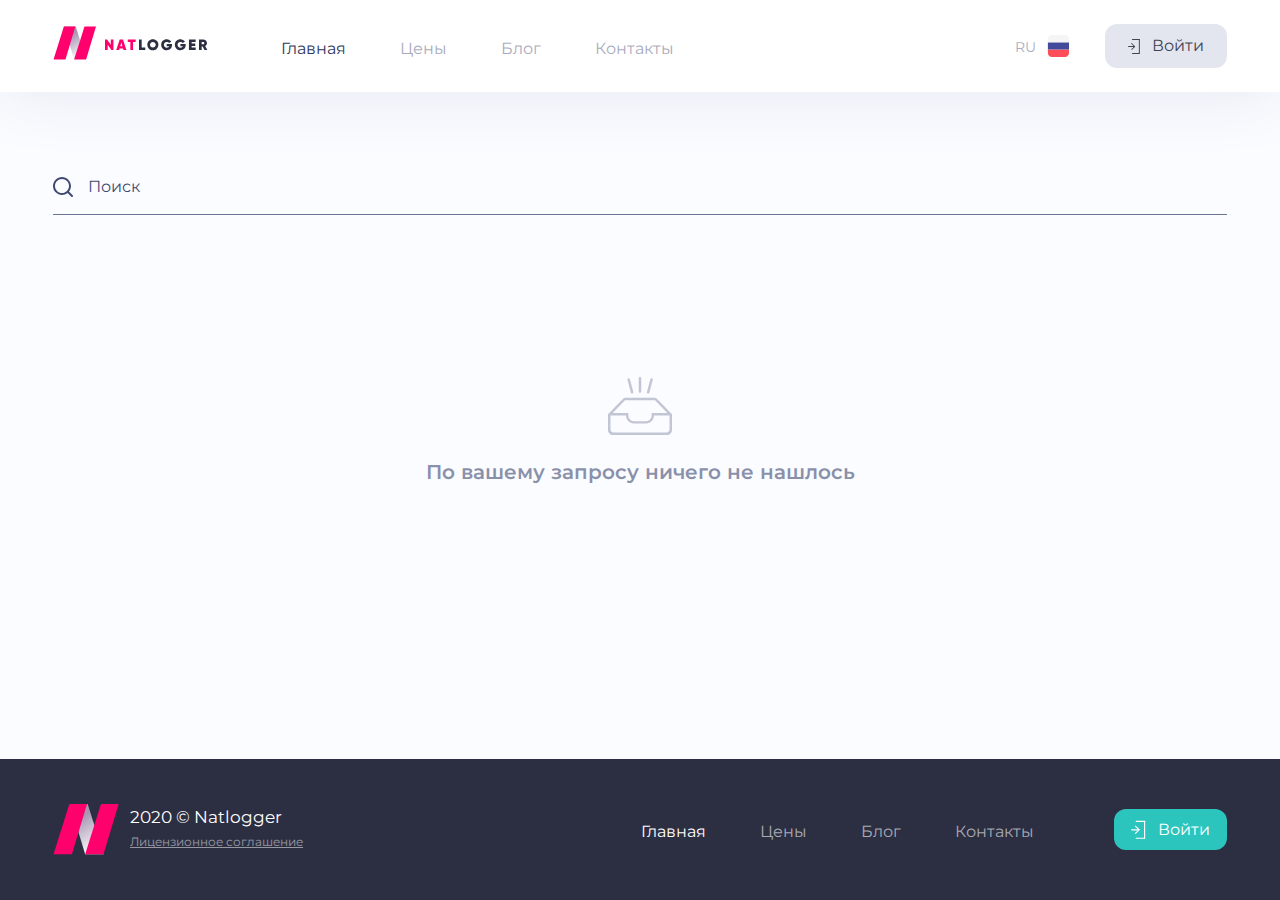
<file: search-empty/index.html>
<!DOCTYPE html>
<html lang="ru">
  <head>
    <meta charset="utf-8">
    <title> Natlogger - Search
    </title>
    <meta name="description" content="">
    <base href="/">
    <meta name="viewport" content="width=device-width, initial-scale=1.0">
    <meta property="og:image" content="./og.jpg">
    <meta property="og:title" content=""><link href="https://fonts.googleapis.com/css2?family=Montserrat:wght@100;200;300;400;500;600&display=swap" rel="stylesheet">
    <link href="assets/css/main.css?v-1602521505924" rel="stylesheet"><link rel="shortcut icon" href="favicon.ico">
  </head>
  <body>
    <div class="stick">
      <div class="stick__top">
<header class="header">
  <div class="container">
    <div class="row">
      <div class="col-lg-12">
        <div class="header__between">
          <div class="header__half"><a class="header__logo" href="#"><img class="header__logo__image" src="assets/img/logo.svg"></a>
            <div class="header__menu"><a class="header__menu__link header__menu__link_active" href="#">Главная</a><a class="header__menu__link" href="prices/">Цены</a><a class="header__menu__link" href="blog/">Блог</a><a class="header__menu__link" href="contacts/">Контакты</a></div>
          </div>
          <div class="header__half">
            <div class="header__language-shell">
              <button class="header__language-close" onclick="closeLanguageDropdown()"></button>
              <button class="header__language-open" onclick="openLanguageDropdown()"><span class="header__language-open__text">RU</span><img class="header__language-open__icon" src="assets/img/ru.svg"></button>
              <div class="header__language-shell__dropdown"> <a class="header__language header__language_current" href="./"><img class="header__language__icon" src="assets/img/ru.svg"><span class="header__language__text">Russian</span></a><a class="header__language" href="./"><img class="header__language__icon" src="assets/img/en.svg"><span class="header__language__text">English</span></a><a class="header__language" href="./"><img class="header__language__icon" src="assets/img/esp.svg"><span class="header__language__text">Español</span></a></div>
            </div>
            <button class="header__burger" onclick="openWindowMenu()"><img class="header__burger__image" src="assets/img/burger.svg"></button><a class="header__login" href="#"><img class="header__login__icon" src="assets/img/login.svg">Войти</a>
          </div>
        </div>
      </div>
    </div>
  </div>
</header>
<div class="menu-window">
  <div class="menu-window__back" onclick="closeWindowMenu()"></div>
  <div class="menu-window__shell">
    <button class="menu-window__shell__close" onclick="closeWindowMenu()"><img src="assets/img/close.svg"></button>
    <div class="menu-window__shell__center"><img class="menu-window__shell__logo" src="assets/img/logo-word.svg">
      <div class="menu-window__shell__links"><a class="menu-window__shell__links__link menu-window__shell__links__link_active" href="#">Главная</a><a class="menu-window__shell__links__link" href="prices/">Цены</a><a class="menu-window__shell__links__link" href="blog/">Блог</a><a class="menu-window__shell__links__link" href="contacts/">Контакты</a></div><a class="menu-window__shell__login" href="#"><img class="menu-window__shell__login__icon" src="assets/img/login.svg"><span class="menu-window__shell__login__text">Войти</span></a>
    </div>
  </div>
</div>
        <section class="search-page">
          <div class="container">
            <div class="row">
              <div class="col-lg-12">
                <input class="search-page__search" type="text" placeholder="Поиск">
                <div class="search-page__empty"><img class="search-page__empty__image" src="assets/img/empty-grey.svg">
                  <p class="search-page__empty__text">По вашему запросу ничего не нашлось</p>
                </div>
              </div>
            </div>
          </div>
        </section>
      </div>
<footer class="footer">
  <div class="container">
    <div class="row">
      <div class="col-lg-12">
        <div class="footer__between">
          <div class="footer__half"><img class="footer__logo" src="assets/img/logo-word.svg">
            <div class="footer__info">
              <p class="footer__copyright">2020 © Natlogger</p><a class="footer__license" href="document/">Лицензионное соглашение</a>
            </div>
          </div>
          <div class="footer__half">
            <div class="footer__menu"><a class="footer__menu__link footer__menu__link_active" href="#">Главная</a><a class="footer__menu__link" href="#">Цены</a><a class="footer__menu__link" href="#">Блог</a><a class="footer__menu__link" href="#">Контакты</a></div><a class="footer__login" href="#"><img class="footer__login__icon" src="assets/img/login-white.svg"><span class="footer__login__text">Войти</span></a>
          </div>
        </div>
      </div>
    </div>
  </div>
</footer>
    </div>
    <script src="assets/js/common.js?v-1602521505924"></script>
  </body>
</html>
</file>
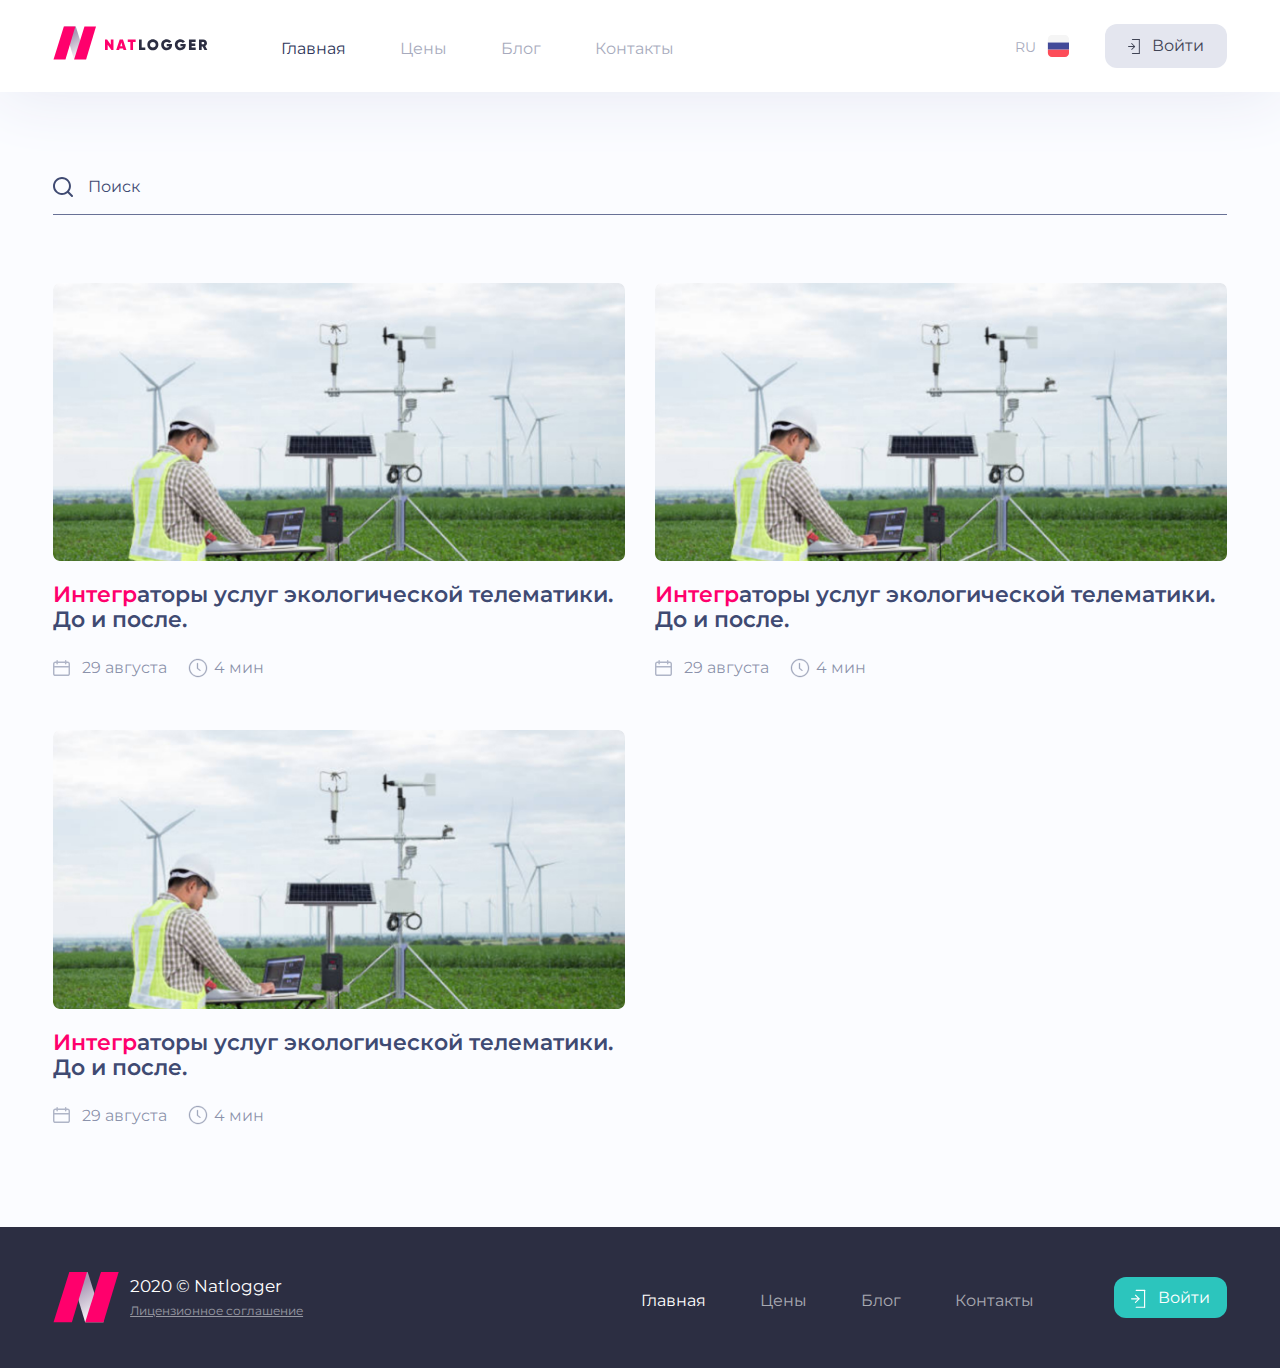
<file: search/index.html>
<!DOCTYPE html>
<html lang="ru">
  <head>
    <meta charset="utf-8">
    <title> Natlogger - Search
    </title>
    <meta name="description" content="">
    <base href="/">
    <meta name="viewport" content="width=device-width, initial-scale=1.0">
    <meta property="og:image" content="./og.jpg">
    <meta property="og:title" content=""><link href="https://fonts.googleapis.com/css2?family=Montserrat:wght@100;200;300;400;500;600&display=swap" rel="stylesheet">
    <link href="assets/css/main.css?v-1602521505926" rel="stylesheet"><link rel="shortcut icon" href="favicon.ico">
  </head>
  <body>
    <div class="stick">
      <div class="stick__top">
<header class="header">
  <div class="container">
    <div class="row">
      <div class="col-lg-12">
        <div class="header__between">
          <div class="header__half"><a class="header__logo" href="#"><img class="header__logo__image" src="assets/img/logo.svg"></a>
            <div class="header__menu"><a class="header__menu__link header__menu__link_active" href="#">Главная</a><a class="header__menu__link" href="prices/">Цены</a><a class="header__menu__link" href="blog/">Блог</a><a class="header__menu__link" href="contacts/">Контакты</a></div>
          </div>
          <div class="header__half">
            <div class="header__language-shell">
              <button class="header__language-close" onclick="closeLanguageDropdown()"></button>
              <button class="header__language-open" onclick="openLanguageDropdown()"><span class="header__language-open__text">RU</span><img class="header__language-open__icon" src="assets/img/ru.svg"></button>
              <div class="header__language-shell__dropdown"> <a class="header__language header__language_current" href="./"><img class="header__language__icon" src="assets/img/ru.svg"><span class="header__language__text">Russian</span></a><a class="header__language" href="./"><img class="header__language__icon" src="assets/img/en.svg"><span class="header__language__text">English</span></a><a class="header__language" href="./"><img class="header__language__icon" src="assets/img/esp.svg"><span class="header__language__text">Español</span></a></div>
            </div>
            <button class="header__burger" onclick="openWindowMenu()"><img class="header__burger__image" src="assets/img/burger.svg"></button><a class="header__login" href="#"><img class="header__login__icon" src="assets/img/login.svg">Войти</a>
          </div>
        </div>
      </div>
    </div>
  </div>
</header>
<div class="menu-window">
  <div class="menu-window__back" onclick="closeWindowMenu()"></div>
  <div class="menu-window__shell">
    <button class="menu-window__shell__close" onclick="closeWindowMenu()"><img src="assets/img/close.svg"></button>
    <div class="menu-window__shell__center"><img class="menu-window__shell__logo" src="assets/img/logo-word.svg">
      <div class="menu-window__shell__links"><a class="menu-window__shell__links__link menu-window__shell__links__link_active" href="#">Главная</a><a class="menu-window__shell__links__link" href="prices/">Цены</a><a class="menu-window__shell__links__link" href="blog/">Блог</a><a class="menu-window__shell__links__link" href="contacts/">Контакты</a></div><a class="menu-window__shell__login" href="#"><img class="menu-window__shell__login__icon" src="assets/img/login.svg"><span class="menu-window__shell__login__text">Войти</span></a>
    </div>
  </div>
</div>
        <section class="search-page">
          <div class="container">
            <div class="row">
              <div class="col-lg-12">
                <input class="search-page__search" type="text" placeholder="Поиск">
              </div>
              <div class="col-lg-6 col-md-6"><a class="search-page__article" href="#"> <img class="search-page__article__image" src="assets/img/image-article-preview-0.jpg"><span class="search-page__article__title"> <span>Интегр</span>аторы услуг экологической телематики. До и после.</span><span class="search-page__article__date"><img class="search-page__article__date__image" src="assets/img/date-grey.svg"><span class="search-page__article__date__text">29 августа</span></span><span class="search-page__article__time"><img class="search-page__article__time__image" src="assets/img/time-grey.svg"><span class="search-page__article__time__text">4 мин</span></span></a></div>
              <div class="col-lg-6 col-md-6"><a class="search-page__article" href="#"> <img class="search-page__article__image" src="assets/img/image-article-preview-0.jpg"><span class="search-page__article__title"> <span>Интегр</span>аторы услуг экологической телематики. До и после.</span><span class="search-page__article__date"><img class="search-page__article__date__image" src="assets/img/date-grey.svg"><span class="search-page__article__date__text">29 августа</span></span><span class="search-page__article__time"><img class="search-page__article__time__image" src="assets/img/time-grey.svg"><span class="search-page__article__time__text">4 мин</span></span></a></div>
              <div class="col-lg-6 col-md-6"><a class="search-page__article" href="#"> <img class="search-page__article__image" src="assets/img/image-article-preview-0.jpg"><span class="search-page__article__title"> <span>Интегр</span>аторы услуг экологической телематики. До и после.</span><span class="search-page__article__date"><img class="search-page__article__date__image" src="assets/img/date-grey.svg"><span class="search-page__article__date__text">29 августа</span></span><span class="search-page__article__time"><img class="search-page__article__time__image" src="assets/img/time-grey.svg"><span class="search-page__article__time__text">4 мин</span></span></a></div>
            </div>
          </div>
        </section>
      </div>
<footer class="footer">
  <div class="container">
    <div class="row">
      <div class="col-lg-12">
        <div class="footer__between">
          <div class="footer__half"><img class="footer__logo" src="assets/img/logo-word.svg">
            <div class="footer__info">
              <p class="footer__copyright">2020 © Natlogger</p><a class="footer__license" href="document/">Лицензионное соглашение</a>
            </div>
          </div>
          <div class="footer__half">
            <div class="footer__menu"><a class="footer__menu__link footer__menu__link_active" href="#">Главная</a><a class="footer__menu__link" href="#">Цены</a><a class="footer__menu__link" href="#">Блог</a><a class="footer__menu__link" href="#">Контакты</a></div><a class="footer__login" href="#"><img class="footer__login__icon" src="assets/img/login-white.svg"><span class="footer__login__text">Войти</span></a>
          </div>
        </div>
      </div>
    </div>
  </div>
</footer>
    </div>
    <script src="assets/js/common.js?v-1602521505926"></script>
  </body>
</html>
</file>
<file: assets/css/main.css>
.container{max-width:100%;padding-right:15px;padding-left:15px;margin-right:auto;margin-left:auto}@media (min-width: 760px){.container{max-width:750px}}@media (min-width: 1100px){.container{max-width:1300px}}.container-fluid{max-width:100%;padding-right:15px;padding-left:15px;margin-right:auto;margin-left:auto}.row{display:flex;flex-wrap:wrap;margin-right:-15px;margin-left:-15px}.col-1,.col-2,.col-3,.col-4,.col-5,.col-6,.col-7,.col-8,.col-9,.col-10,.col-11,.col-12,.col,.col-auto,.col-md-1,.col-md-2,.col-md-3,.col-md-4,.col-md-5,.col-md-6,.col-md-7,.col-md-8,.col-md-9,.col-md-10,.col-md-11,.col-md-12,.col-md,.col-md-auto,.col-lg-1,.col-lg-2,.col-lg-3,.col-lg-4,.col-lg-5,.col-lg-6,.col-lg-7,.col-lg-8,.col-lg-9,.col-lg-10,.col-lg-11,.col-lg-12,.col-lg,.col-lg-auto{width:100%;padding-right:15px;padding-left:15px}.col{flex-basis:0;flex-grow:1;max-width:100%}.col-auto{flex:0 0 auto;width:auto;max-width:100%}.col-1{flex:0 0 8.33333%;max-width:8.33333%}.col-2{flex:0 0 16.66667%;max-width:16.66667%}.col-3{flex:0 0 25%;max-width:25%}.col-4{flex:0 0 33.33333%;max-width:33.33333%}.col-5{flex:0 0 41.66667%;max-width:41.66667%}.col-6{flex:0 0 50%;max-width:50%}.col-7{flex:0 0 58.33333%;max-width:58.33333%}.col-8{flex:0 0 66.66667%;max-width:66.66667%}.col-9{flex:0 0 75%;max-width:75%}.col-10{flex:0 0 83.33333%;max-width:83.33333%}.col-11{flex:0 0 91.66667%;max-width:91.66667%}.col-12{flex:0 0 100%;max-width:100%}.offset-1{margin-left:8.33333%}.offset-2{margin-left:16.66667%}.offset-3{margin-left:25%}.offset-4{margin-left:33.33333%}.offset-5{margin-left:41.66667%}.offset-6{margin-left:50%}.offset-7{margin-left:58.33333%}.offset-8{margin-left:66.66667%}.offset-9{margin-left:75%}.offset-10{margin-left:83.33333%}.offset-11{margin-left:91.66667%}@media (min-width: 760px){.col-md{flex-basis:0;flex-grow:1;max-width:100%}.col-md-auto{flex:0 0 auto;width:auto;max-width:100%}.col-md-1{flex:0 0 8.33333%;max-width:8.33333%}.col-md-2{flex:0 0 16.66667%;max-width:16.66667%}.col-md-3{flex:0 0 25%;max-width:25%}.col-md-4{flex:0 0 33.33333%;max-width:33.33333%}.col-md-5{flex:0 0 41.66667%;max-width:41.66667%}.col-md-6{flex:0 0 50%;max-width:50%}.col-md-7{flex:0 0 58.33333%;max-width:58.33333%}.col-md-8{flex:0 0 66.66667%;max-width:66.66667%}.col-md-9{flex:0 0 75%;max-width:75%}.col-md-10{flex:0 0 83.33333%;max-width:83.33333%}.col-md-11{flex:0 0 91.66667%;max-width:91.66667%}.col-md-12{flex:0 0 100%;max-width:100%}.offset-md-0{margin-left:0}.offset-md-1{margin-left:8.33333%}.offset-md-2{margin-left:16.66667%}.offset-md-3{margin-left:25%}.offset-md-4{margin-left:33.33333%}.offset-md-5{margin-left:41.66667%}.offset-md-6{margin-left:50%}.offset-md-7{margin-left:58.33333%}.offset-md-8{margin-left:66.66667%}.offset-md-9{margin-left:75%}.offset-md-10{margin-left:83.33333%}.offset-md-11{margin-left:91.66667%}}@media (min-width: 1100px){.col-lg{flex-basis:0;flex-grow:1;max-width:100%}.col-lg-auto{flex:0 0 auto;width:auto;max-width:100%}.col-lg-1{flex:0 0 8.33333%;max-width:8.33333%}.col-lg-2{flex:0 0 16.66667%;max-width:16.66667%}.col-lg-3{flex:0 0 25%;max-width:25%}.col-lg-4{flex:0 0 33.33333%;max-width:33.33333%}.col-lg-5{flex:0 0 41.66667%;max-width:41.66667%}.col-lg-6{flex:0 0 50%;max-width:50%}.col-lg-7{flex:0 0 58.33333%;max-width:58.33333%}.col-lg-8{flex:0 0 66.66667%;max-width:66.66667%}.col-lg-9{flex:0 0 75%;max-width:75%}.col-lg-10{flex:0 0 83.33333%;max-width:83.33333%}.col-lg-11{flex:0 0 91.66667%;max-width:91.66667%}.col-lg-12{flex:0 0 100%;max-width:100%}.offset-lg-0{margin-left:0}.offset-lg-1{margin-left:8.33333%}.offset-lg-2{margin-left:16.66667%}.offset-lg-3{margin-left:25%}.offset-lg-4{margin-left:33.33333%}.offset-lg-5{margin-left:41.66667%}.offset-lg-6{margin-left:50%}.offset-lg-7{margin-left:58.33333%}.offset-lg-8{margin-left:66.66667%}.offset-lg-9{margin-left:75%}.offset-lg-10{margin-left:83.33333%}.offset-lg-11{margin-left:91.66667%}}/*! normalize.css v8.0.1 | MIT License | github.com/necolas/normalize.css */html{line-height:1.15;-webkit-text-size-adjust:100%}body{margin:0}main{display:block}h1{font-size:2em;margin:0.67em 0}hr{box-sizing:content-box;height:0;overflow:visible}pre{font-family:monospace, monospace;font-size:1em}a{background-color:transparent}abbr[title]{border-bottom:none;text-decoration:underline;text-decoration:underline dotted}b,strong{font-weight:bolder}code,kbd,samp{font-family:monospace, monospace;font-size:1em}small{font-size:80%}sub,sup{font-size:75%;line-height:0;position:relative;vertical-align:baseline}sub{bottom:-0.25em}sup{top:-0.5em}img{border-style:none}button,input,optgroup,select,textarea{font-family:inherit;font-size:100%;line-height:1.15;margin:0}button,input{overflow:visible}button,select{text-transform:none}button,[type="button"],[type="reset"],[type="submit"]{-webkit-appearance:button}button::-moz-focus-inner,[type="button"]::-moz-focus-inner,[type="reset"]::-moz-focus-inner,[type="submit"]::-moz-focus-inner{border-style:none;padding:0}button:-moz-focusring,[type="button"]:-moz-focusring,[type="reset"]:-moz-focusring,[type="submit"]:-moz-focusring{outline:1px dotted ButtonText}fieldset{padding:0.35em 0.75em 0.625em}legend{box-sizing:border-box;color:inherit;display:table;max-width:100%;padding:0;white-space:normal}progress{vertical-align:baseline}textarea{overflow:auto}[type="checkbox"],[type="radio"]{box-sizing:border-box;padding:0}[type="number"]::-webkit-inner-spin-button,[type="number"]::-webkit-outer-spin-button{height:auto}[type="search"]{-webkit-appearance:textfield;outline-offset:-2px}[type="search"]::-webkit-search-decoration{-webkit-appearance:none}::-webkit-file-upload-button{-webkit-appearance:button;font:inherit}details{display:block}summary{display:list-item}template{display:none}[hidden]{display:none}*{margin:0;padding:0;outline:none}*,*:before,*:after{box-sizing:border-box}body,html{overflow-x:hidden;scroll-behavior:smooth}html{max-width:100vw}body{font-family:'Montserrat', sans-serif;font-size:14px;font-weight:normal;line-height:1.4;color:#3F4A72;-webkit-font-smoothing:antialiased;-moz-osx-font-smoothing:grayscale;min-height:100vh;font-variant-numeric:lining-nums;-webkit-tap-highlight-color:rgba(255,255,255,0)}button,a{cursor:pointer}input:focus::placeholder{color:rgba(255,255,255,0)}@media (min-width: 1100px) and (max-width: 1300px){.container{max-width:calc(100% - 6%)}}.header{padding:24px 0;background:#FFFFFF;box-shadow:0px 4px 67px #E7E9F3;position:relative;z-index:5}.header__between{display:flex;align-items:center;align-content:center;justify-content:space-between}.header__logo{vertical-align:middle;display:inline-block}.header__menu{vertical-align:middle;display:inline-block;margin:0 0 0 69px;transform:translateY(3px)}.header__menu__link{display:inline-block;margin:0 54px 0 0;font-size:16px;line-height:20px;color:#6D7392;opacity:0.6;text-decoration:none;transition:.35s}.header__menu__link:hover,.header__menu__link_active{color:#2E3559;opacity:1}.header__login{font-size:16px;line-height:20px;color:#3F4354;background:#E4E6EF;border-radius:12px;padding:12px 23px;text-decoration:none;display:inline-block;margin:0 0 0 32px;vertical-align:middle;transition:.35s}.header__login:hover{background-color:#D6D9E6}.header__login:active{background-color:#C4C8DC}.header__login__icon{margin:0 12px 0 0;transform:translateY(3px)}.header__language-shell{position:relative;display:inline-block;vertical-align:middle}.header__language-shell_active-1 .header__language-shell__dropdown{display:block}.header__language-shell_active-2 .header__language-shell__dropdown{opacity:1;transform:translateY(0px)}.header__language-shell__dropdown{left:36%;position:absolute;top:calc(100% + 12px);background:#FFFFFF;box-shadow:0px 12px 87px -8px rgba(142,150,184,0.23);border-radius:8px;padding:12px 23px 12px 14px;opacity:0;transform:translateY(10px);transition:0.1s;display:none;z-index:11}.header__language-shell_active-2 .header__language-close{display:block}.header__language-close{position:fixed;left:0;right:0;top:0;bottom:0;display:none;width:100%;height:100%;background-color:transparent;border:none;z-index:10;cursor:default}.header__language{font-size:14px;line-height:17px;color:#6D7392;text-decoration:none;display:inline-flex;vertical-align:middle;margin:0 0 15px 0}.header__language_current .header__language__text{font-weight:600}.header__language:last-child{margin:0}.header__language__icon{margin:0 13px 0 0}.header__language:hover .header__language__text{opacity:1}.header__language__text{transition:.35s;opacity:0.6;vertical-align:middle;transform:translateY(4px);display:inline-block}.header__language-open{font-size:14px;line-height:17px;color:#6D7392;text-decoration:none;display:inline-flex;vertical-align:middle;border:none;background-color:transparent}.header__language-open:hover .header__language-open__text{opacity:1}.header__language-open__text{transition:.15s;opacity:0.6;vertical-align:middle;transform:translateY(4px);display:inline-block}.header__language-open__icon{margin:0 0 0 11px;vertical-align:middle}.header__burger{display:none;width:36px;border:none;background-color:transparent;vertical-align:middle;margin:0 0 0 32px}.header__burger__image{width:100%;display:block}@media (min-width: 760px) and (max-width: 1099px){.header__login,.header__menu{display:none}.header__burger{display:inline-block}}@media (max-width: 759px){.header{padding:12px 0}.header__logo__image{height:26px}.header__login,.header__menu{display:none}.header__burger{display:inline-block;margin:0 0 0 25px;width:29px}.header__language-shell__dropdown{right:0%;left:auto}}.initial-screen{padding:92px 0 0 0}.initial-screen .row:after{content:"";border-bottom:1px dashed #C1C6DD;display:block;width:98%;margin:30px auto 0 auto}.initial-screen__illustration{transform:translate(-70px, -16px)}.initial-screen__headline{font-weight:600;font-size:45px;line-height:50px;color:#3F4A72;margin:0 0 24px 0}.initial-screen__description{font-weight:500;font-size:20px;line-height:24px;color:#181D31;margin:0 0 49px 0}.initial-screen__more{font-weight:600;font-size:16px;line-height:20px;color:#FFFFFF;display:inline-block;padding:19px 34px 21px 34px;text-decoration:none;background:#FF006C;box-shadow:0px 12px 24px -7px rgba(255,0,108,0.25);border-radius:12px;transition:.35s}.initial-screen__more:hover{background:#DA005C;box-shadow:0px 12px 35px -7px rgba(255,0,108,0.25)}.initial-screen__more:active{background:#B8024F;box-shadow:0px 12px 35px -7px rgba(255,0,108,0)}@media (min-width: 760px) and (max-width: 1099px){.initial-screen{padding:42px 0 60px 0;border-bottom:1px dashed #C1C6DD}.initial-screen .row:after{display:none}.initial-screen__illustration{transform:translate(0px, 0px);display:block;margin:0 auto 50px auto}.initial-screen__headline{text-align:center;font-size:35px;line-height:39px}.initial-screen__description{text-align:center;font-size:18px;line-height:22px;margin:0 0 35px 0}.initial-screen__more{width:161px;margin:0 auto;display:block}}@media (max-width: 759px){.initial-screen{padding:42px 0 51px 0;border-bottom:1px dashed #C1C6DD}.initial-screen .row:after{display:none}.initial-screen__illustration{transform:translate(0px, 0px);display:block;margin:0 auto 25px auto;max-width:77%}.initial-screen__headline{text-align:center;font-size:24px;line-height:26px;margin:0 0 30px 0}.initial-screen__description{text-align:center;font-size:15px;line-height:18px;margin:0 0 45px 0}.initial-screen__more{width:161px;margin:0 auto;display:block}}.footer{padding:45px 0;background:#2C2E42;position:relative;z-index:5;width:100%}.footer__between{display:flex;align-items:center;align-content:center;justify-content:space-between;flex-wrap:wrap}.footer__logo{height:51px;vertical-align:middle;margin:0 6px 0 0;display:inline-block}.footer__info{vertical-align:middle;display:inline-block}.footer__copyright{font-size:17px;line-height:21px;color:#FFFFFF;margin:0 0 4px 0}.footer__license{font-size:12px;line-height:15px;color:#FFFFFF;opacity:0.5;transition:.35s}.footer__license:hover{opacity:1}.footer__menu{vertical-align:middle;display:inline-block;transform:translateY(3px)}.footer__menu__link{display:inline-block;margin:0 0 0 54px;font-size:16px;line-height:20px;color:rgba(255,255,255,0.6);text-decoration:none;transition:.35s}.footer__menu__link:hover,.footer__menu__link_active{color:#FFFFFF}.footer__login{font-size:16px;line-height:20px;color:#ffffff;background:#2CC5BD;border-radius:12px;padding:10px 17px;text-decoration:none;display:inline-block;margin:0 0 0 80px;vertical-align:middle;transition:.35s}.footer__login:hover{background-color:#2CC5BD;color:#fff}.footer__login:active{background-color:#16AFA7;color:#fff}.footer__login__icon{margin:0 12px 0 0;vertical-align:middle}.footer__login__text{vertical-align:middle}@media (min-width: 760px) and (max-width: 1099px){.footer{padding:35px 0}.footer__logo{height:39px;margin:0 10px 0 0}.footer__copyright{font-size:16px;line-height:20px;margin:0}.footer__menu__link{margin:0 0 0 32px;font-size:14px;line-height:17px}.footer__menu__link:first-child{margin:0}.footer__login{margin:0 0 0 38px}}@media (max-width: 759px){.footer{padding:22px 0}.footer__between{display:block}.footer__logo{height:39px;margin:0 auto 22px auto;display:block}.footer__info{display:block}.footer__copyright{text-align:center;font-size:15px;line-height:18px;margin:0 0 13px 0}.footer__license{display:block;text-align:center;margin:0 0 41px 0}.footer__menu{margin:0 0 41px 0;display:block}.footer__menu__link{display:block;margin:0 0 22px 0;text-align:center}.footer__menu__link:last-child{margin:0}.footer__login{width:113px;display:block;margin:0 auto}}.br_md{display:none}.br_xs{display:none}@media (min-width: 760px) and (max-width: 1099px){.br_lg{display:none}.br_md{display:block}}@media (max-width: 759px){.br_lg{display:none}.br_md{display:none}.br_xs{display:block}}.menu-window{position:fixed;left:0;top:0;right:0;bottom:0;display:flex;align-items:center;align-content:center;justify-content:flex-end;display:none;z-index:100}.menu-window_active-1{display:flex}.menu-window_active-2 .menu-window__back{opacity:1}.menu-window_active-2 .menu-window__shell{transform:translateX(0%)}.menu-window__back{position:absolute;left:0;top:0;width:100%;height:100%;background:rgba(0,0,0,0.28);opacity:0;transition:0.35s}.menu-window__shell{height:100%;background-color:#fff;z-index:2;position:relative;width:calc(100% - 116px);display:flex;align-items:center;align-content:center;justify-content:center;transform:translateX(100%);transition:0.35s;overflow-y:auto}.menu-window__shell__center{max-height:100vh;padding:35px 0}.menu-window__shell__close{position:absolute;padding:10px;right:20px;top:20px;border:none;background-color:transparent}.menu-window__shell__logo{display:block;margin:0 auto 66px auto}.menu-window__shell__links__link{margin:40px 0;font-size:18px;line-height:22px;font-weight:500;color:rgba(40,40,40,0.6);display:block;text-align:center;text-decoration:none}.menu-window__shell__links__link_active{color:#444444}.menu-window__shell__login{margin:67px auto 0 auto;font-size:16px;line-height:20px;color:#3F4354;background:#E4E6EF;border-radius:12px;padding:12px 0px;text-decoration:none;display:flex;align-items:center;align-content:center;justify-content:center;width:121px}.menu-window__shell__login__icon{margin:0 12px 0 0}@media (max-width: 759px){.menu-window__shell{width:calc(100% - 33px)}.menu-window__shell__close{right:10px;top:10px}.menu-window__shell__close img{width:21px}.menu-window__shell__logo{height:26px;margin:0 auto 49px auto}.menu-window__shell__links__link{margin:22px 0;font-size:16px;line-height:20px}.menu-window__shell__login{margin:51px auto 0 auto}}.advantages{padding:50px 0 102px 0}.advantages__advantage__count{font-weight:200;font-size:70px;line-height:85px;color:#6A77AA;margin:0 0 5px 0}.advantages__advantage__headline{font-weight:500;font-size:20px;line-height:24px;color:#181D31;margin:0 0 20px 0}.advantages__advantage__description{font-size:16px;line-height:20px;color:rgba(24,29,49,0.46)}@media (min-width: 760px) and (max-width: 1099px){.advantages{padding:20px 0 78px 0}.advantages__advantage{margin:0 0 34px 0}.advantages__advantage__count{text-align:center}.advantages__advantage__headline{text-align:center}.advantages__advantage__description{text-align:center}}@media (max-width: 759px){.advantages{padding:20px 0 74px 0}.advantages__advantage{margin:0 0 22px 0}.advantages__advantage__count{text-align:center;font-size:50px;line-height:61px;margin:0 0 10px 0}.advantages__advantage__headline{text-align:center;margin:0 0 10px 0;font-size:16px;line-height:20px}.advantages__advantage__description{font-size:14px;line-height:17px;text-align:center}}.for-whom-it-will-be-useful{background-color:#EFF1FA;padding:85px 0 50px 0;position:relative}.for-whom-it-will-be-useful__billet{display:block;width:100%;position:absolute;height:31px}.for-whom-it-will-be-useful__billet_top{bottom:100%;left:0}.for-whom-it-will-be-useful__billet_bottom{top:100%;left:0;transform:rotate(180deg)}.for-whom-it-will-be-useful__billet_mobile,.for-whom-it-will-be-useful__billet_tablet{display:none}.for-whom-it-will-be-useful__headline{font-weight:600;font-size:45px;line-height:50px;color:#3F4A72;margin:0 0 43px 0}.for-whom-it-will-be-useful__directions{display:flex;align-content:stretch;align-items:stretch;justify-content:space-between;flex-wrap:wrap}.for-whom-it-will-be-useful__direction{width:calc(50% - 33px);background:#FFFFFF;box-shadow:0px 12px 87px -8px rgba(142,150,184,0.23);border-radius:11px;margin:0 0 66px 0;position:relative;z-index:3}.for-whom-it-will-be-useful__direction__top{padding:20px 47px;display:flex;align-items:flex-start;align-content:flex-start;justify-content:flex-start;flex-wrap:wrap}.for-whom-it-will-be-useful__direction__top__left{width:190px}.for-whom-it-will-be-useful__direction__top__right{width:calc(100% - 190px);padding:27px 0 0 0}.for-whom-it-will-be-useful__direction__illustration-1{transform:translate(-24px, 5px);width:185px}.for-whom-it-will-be-useful__direction__illustration-2{transform:translate(2px, 8px);width:151px}.for-whom-it-will-be-useful__direction__illustration-3{transform:translate(0px, 12px);width:142px}.for-whom-it-will-be-useful__direction__illustration-4{transform:translate(-2px, -6px);width:160px}.for-whom-it-will-be-useful__direction__illustration-shell{height:158px}.for-whom-it-will-be-useful__direction__headline{font-weight:600;font-size:20px;line-height:24px;color:#3F4A72;margin:0 0 18px 0}.for-whom-it-will-be-useful__direction__to-know{font-weight:500;font-size:14px;line-height:17px;color:#3F4A72;border:1px solid #2CC5BD;border-radius:12px;text-decoration:none;display:inline-block;padding:14px 20px;transition:.35s}.for-whom-it-will-be-useful__direction__to-know:hover{background-color:#2CC5BD;color:#fff}.for-whom-it-will-be-useful__direction__to-know:active{background-color:#16AFA7;color:#fff;border:1px solid #16AFA7}.for-whom-it-will-be-useful__direction__description{padding:29px 49px;font-size:14px;line-height:17px;color:#6D7392;border-top:1px dashed #D9DCE8}@media (min-width: 760px) and (max-width: 1099px){.for-whom-it-will-be-useful{padding:27px 0 20px 0}.for-whom-it-will-be-useful__billet{height:36px}.for-whom-it-will-be-useful__billet_desktop{display:none}.for-whom-it-will-be-useful__billet_tablet{display:block}.for-whom-it-will-be-useful__headline{font-size:35px;line-height:43px;text-align:center}.for-whom-it-will-be-useful__directions{justify-content:center}.for-whom-it-will-be-useful__direction{width:93%;margin:0 0 20px 0}.for-whom-it-will-be-useful__direction__description{padding:34px 32px}}@media (max-width: 759px){.for-whom-it-will-be-useful{position:relative;padding:21px 0 38px 0}.for-whom-it-will-be-useful__billet{height:26px}.for-whom-it-will-be-useful__billet_desktop{display:none}.for-whom-it-will-be-useful__billet_mobile{display:block}.for-whom-it-will-be-useful__headline{font-size:24px;line-height:26px;text-align:center;margin:0 0 31px 0}.for-whom-it-will-be-useful__directions{justify-content:center}.for-whom-it-will-be-useful__direction{width:100%;margin:0 0 20px 0}.for-whom-it-will-be-useful__direction__top{padding:8px 47px 30px 47px}.for-whom-it-will-be-useful__direction__top__left{width:100%}.for-whom-it-will-be-useful__direction__top__right{width:100%;padding:15px 0 0 0}.for-whom-it-will-be-useful__direction__illustration{display:block;margin:0 auto}.for-whom-it-will-be-useful__direction__illustration-1{transform:translate(0px, 0px);width:178px}.for-whom-it-will-be-useful__direction__illustration-2{transform:translate(0px, 0px)}.for-whom-it-will-be-useful__direction__illustration-3{transform:translate(0px, 0px)}.for-whom-it-will-be-useful__direction__illustration-4{transform:translate(0px, 0px);width:143px}.for-whom-it-will-be-useful__direction__illustration-shell{height:auto}.for-whom-it-will-be-useful__direction__headline{margin:0 0 18px 0;font-size:18px;line-height:22px;text-align:center}.for-whom-it-will-be-useful__direction__to-know{padding:14px 0px;text-align:center;width:170px;margin:0 auto;display:block}.for-whom-it-will-be-useful__direction__description{padding:20px 10px 32px 10px;text-align:center;font-size:13px;line-height:16px}}.what-can-the-platform-do{padding:165px 0 195px 0;overflow:hidden}.what-can-the-platform-do__headline{font-weight:600;font-size:45px;line-height:50px;color:#3F4A72;margin:0 0 71px 0}.what-can-the-platform-do__headline_mobile{display:none}.what-can-the-platform-do__mobile-choses{display:none}.what-can-the-platform-do__chose{display:flex;align-items:flex-start;align-content:flex-start;justify-content:flex-start;margin:0 0 44px 0;cursor:pointer;opacity:0.5;transition:.35s}.what-can-the-platform-do__chose:hover,.what-can-the-platform-do__chose_active{opacity:1}.what-can-the-platform-do__chose_active .what-can-the-platform-do__chose__cell:after{opacity:1}.what-can-the-platform-do__chose__cell{width:32px;height:32px;background:#FFFFFF;border:1px solid #BBBBBB;border-radius:50%;display:flex;align-items:center;align-content:center;justify-content:center}.what-can-the-platform-do__chose__cell:after{content:"";width:50%;height:50%;background:#2CC5BD;border-radius:50%;opacity:0;transition:0.35s}.what-can-the-platform-do__chose__right{width:calc(100% - 32px);padding:0 0 0 23px}.what-can-the-platform-do__chose__headline{font-weight:500;font-size:21px;line-height:26px;color:#000000;margin:0 0 12px 0}.what-can-the-platform-do__chose__description{font-size:16px;line-height:20px;color:#6A6A6A}.what-can-the-platform-do__mock{position:relative;width:570px;height:357px;margin:31px auto 0 auto}.what-can-the-platform-do__mock__screen{width:100%;height:100%;background-color:#ddd;position:relative;z-index:2;border-radius:2px;overflow:hidden}.what-can-the-platform-do__mock__screen__image{width:100%;display:none;transition:0.2s}.what-can-the-platform-do__mock__screen__image_active{display:block}.what-can-the-platform-do__mock__mac{position:absolute;left:50%;top:-8%;transform:translateX(-50%);width:132%}@media (min-width: 1100px){.what-can-the-platform-do__headline{width:95%}}@media (min-width: 760px) and (max-width: 1099px){.what-can-the-platform-do{padding:113px 0 117px 0}.what-can-the-platform-do__headline{font-size:35px;line-height:43px;text-align:center;margin:0 0 61px 0}.what-can-the-platform-do__headline_mobile{display:block}.what-can-the-platform-do__headline_desktop{display:none}.what-can-the-platform-do__mobile-order-1{order:1}.what-can-the-platform-do__mobile-order-2{order:2}.what-can-the-platform-do__mobile-order-3{order:3}.what-can-the-platform-do__choses{display:flex;align-items:center;align-content:center;justify-content:center;margin:0 auto 32px auto}.what-can-the-platform-do__chose{margin:0 16px;position:relative;z-index:3;opacity:1}.what-can-the-platform-do__chose__right{display:none}.what-can-the-platform-do__mock{margin:0 auto 99px auto;width:482px;height:301px}.what-can-the-platform-do__mobile-choses{display:block}.what-can-the-platform-do__mobile-chose{display:none;transition:.35s}.what-can-the-platform-do__mobile-chose_active{display:block}.what-can-the-platform-do__mobile-chose__headline{font-weight:500;font-size:21px;line-height:26px;color:#000000;margin:0 0 10px 0;text-align:center}.what-can-the-platform-do__mobile-chose__description{font-size:16px;line-height:20px;color:#6A6A6A;text-align:center}}@media (max-width: 759px){.what-can-the-platform-do{padding:68px 0 86px 0}.what-can-the-platform-do__headline{font-size:24px;line-height:26px;text-align:center;margin:0 0 55px 0}.what-can-the-platform-do__headline_mobile{display:block}.what-can-the-platform-do__headline_desktop{display:none}.what-can-the-platform-do__mobile-order-1{order:1}.what-can-the-platform-do__mobile-order-2{order:2}.what-can-the-platform-do__mobile-order-3{order:3}.what-can-the-platform-do__choses{display:flex;align-items:center;align-content:center;justify-content:center;margin:0 auto 24px auto}.what-can-the-platform-do__chose{margin:0 12px;position:relative;z-index:3;opacity:1}.what-can-the-platform-do__chose__right{display:none}.what-can-the-platform-do__chose__cell{width:24px;height:24px}.what-can-the-platform-do__mock{margin:0 auto 59px auto;width:240px;height:150px}.what-can-the-platform-do__mobile-choses{display:block}.what-can-the-platform-do__mobile-chose{display:none;transition:.35s}.what-can-the-platform-do__mobile-chose_active{display:block}.what-can-the-platform-do__mobile-chose__headline{font-weight:500;font-size:18px;line-height:22px;color:#000000;margin:0 0 10px 0;text-align:center}.what-can-the-platform-do__mobile-chose__description{font-size:14px;line-height:17px;color:#6A6A6A;text-align:center}}.questions-and-answers{background-color:#EFF1FA;padding:91px 0 100px 0;position:relative}.questions-and-answers__billet{display:block;width:100%;position:absolute;height:31px}.questions-and-answers__billet_top{bottom:100%;left:0}.questions-and-answers__billet_bottom{top:100%;left:0;transform:rotate(180deg)}.questions-and-answers__billet_mobile,.questions-and-answers__billet_tablet{display:none}.questions-and-answers__headline{font-weight:600;font-size:45px;line-height:50px;color:#3F4A72;margin:0 0 43px 0}.questions-and-answers__questions .questions-and-answers__question:last-child{padding:0 0 0 0}.questions-and-answers__questions .questions-and-answers__question:last-child::after{content:"";display:block;margin:16px 0 0 0;width:100%;height:1px;background-color:#D0D3DF}.questions-and-answers__question{padding:0 0 16px 0;cursor:pointer}.questions-and-answers__question::before{content:"";display:block;margin:0 0 16px 0;width:100%;height:1px;background-color:#D0D3DF}.questions-and-answers__question__top{display:flex;align-items:center;align-content:center;justify-content:space-between}.questions-and-answers__question__headline{font-weight:500;font-size:20px;line-height:24px;color:#3F4A72;transition:.35s}.questions-and-answers__question__headline:hover{opacity:0.7}.questions-and-answers__question__open{width:41px;height:41px;min-width:41px;min-height:41px;border:2px solid #2CC5BD;border-radius:50%;display:flex;align-items:center;align-content:center;justify-content:center;flex-wrap:wrap;margin:0 0 0 24px;transition:.35s}.questions-and-answers__question__open:hover{background-color:#2CC5BD}.questions-and-answers__question__open:active{background-color:#16AFA7;border:2px solid #16AFA7}.questions-and-answers__question__open:hover:after,.questions-and-answers__question__open:hover:before{background-color:#fff}.questions-and-answers__question__open:after,.questions-and-answers__question__open:before{width:22px;content:"";height:2px;background-color:#2CC5BD;display:block;transition:.35s}.questions-and-answers__question__open:after{transform:translateY(-1px) rotate(90deg)}.questions-and-answers__question__open:before{transform:translateY(1px)}.questions-and-answers__question__answer{margin:0;font-size:16px;line-height:140%;color:#6A6A6A;transition:.35s;overflow:hidden}.questions-and-answers__question_hidden .questions-and-answers__question__open:after{transform:translateY(-1px) rotate(0deg)}.questions-and-answers__question_hidden .questions-and-answers__question__answer{margin:8px 0 0 0}@media (min-width: 760px) and (max-width: 1099px){.questions-and-answers{padding:30px 0 80px 0}.questions-and-answers__billet{height:36px}.questions-and-answers__billet_desktop{display:none}.questions-and-answers__billet_tablet{display:block}.questions-and-answers__headline{font-size:35px;line-height:43px;text-align:center;margin:0 0 39px 0}.questions-and-answers__question__top{display:flex;align-items:center;align-content:center;justify-content:space-between}.questions-and-answers__question__headline{font-size:18px;line-height:22px}}@media (max-width: 759px){.questions-and-answers{padding:24px 0 60px 0}.questions-and-answers__billet{height:26px}.questions-and-answers__billet_desktop{display:none}.questions-and-answers__billet_mobile{display:block}.questions-and-answers__headline{font-size:24px;line-height:26px;text-align:center;margin:0 0 38px 0}.questions-and-answers__questions .questions-and-answers__question:last-child::after{width:200vw;transform:translateX(-50%)}.questions-and-answers__question::before{width:200vw;transform:translateX(-50%)}.questions-and-answers__question__top{display:flex;align-items:center;align-content:center;justify-content:space-between}.questions-and-answers__question__headline{font-size:15px;line-height:18px}.questions-and-answers__question__open{width:27px;height:27px;min-width:27px;min-height:27px}.questions-and-answers__question__open:after,.questions-and-answers__question__open:before{width:14px}.questions-and-answers__question__answer{font-size:14px}}.pricing-page{background-color:#FBFCFF}.pricing-page__middle{display:flex;align-items:stretch;align-content:stretch;justify-content:flex-start;flex-wrap:wrap}.pricing-page__mobile-top,.pricing-page__mobile-bottom{display:none}.pricing-page__left,.pricing-page__right-scroll{padding:65px 0}.pricing-page__title{font-weight:600;font-size:45px;line-height:50px;color:#3F4A72;margin:-9px 0 33px 0}.pricing-page__description{font-size:16px;line-height:20px;color:rgba(24,29,49,0.58)}.pricing-page__left{width:288px;position:relative}.pricing-page__left::before{transition:0.1s;position:absolute;width:50vw;right:0;top:0;bottom:0;background:#FBFCFF;content:"";box-shadow:0px 12px 30px -8px rgba(142,150,184,0.52);opacity:0;z-index:2}.pricing-page__left_active::before{opacity:1}.pricing-page__left__top-layer{position:relative;z-index:3}.pricing-page__left__line{padding:10px 0px;border-bottom:1px solid #E1E6F1}.pricing-page__left__label{font-weight:500;font-size:16px;line-height:20px}.pricing-page__left__line:nth-last-child(-n+2){border:none}.pricing-page__right{width:calc(100% - 288px)}.pricing-page__right__column{width:calc(25% - 7px);background:#FFFFFF;box-shadow:0px 12px 30px -8px rgba(142,150,184,0.52);border-radius:7px}.pricing-page__right__head{padding:10px 0 13px 0}.pricing-page__right__head__image-shell{height:150px;display:flex;align-items:center;align-content:center;justify-content:center;margin:0 0 13px 0}.pricing-page__right__head__image{height:113px}.pricing-page__right__head__image-1{height:100px}.pricing-page__right__head__image-1{height:100px}.pricing-page__right__head__image-1{height:100px}.pricing-page__right__head__image-1{height:100px}.pricing-page__right__head__title{font-weight:700;font-size:17px;line-height:21px;text-align:center;color:#3F4A72}.pricing-page__right__line{padding:15px 24px;border-bottom:1px solid #E1E6F1}.pricing-page__right__column .pricing-page__right__line:nth-last-child(-n+2){border:none}.pricing-page__right__value{font-size:16px;line-height:20px;text-align:center}.pricing-page__right__annotation{font-size:13px;line-height:16px;text-align:center;color:rgba(24,29,49,0.5);margin:7px 0 0 0}.pricing-page__right__disable{font-size:16px;line-height:20px;text-align:center;color:#9D9D9D}.pricing-page__right__list{list-style:none}.pricing-page__right__list li{font-size:14px;line-height:17px;margin:0 0 19px 0;position:relative}.pricing-page__right__list li:last-child{margin:0}.pricing-page__right__list li::before{width:7px;height:7px;background:#2CC5BD;content:"";position:absolute;left:-15px;top:3px;border-radius:50%}.pricing-page__right__bottom{background:#F4F6FB;padding:20px 13px 23px 13px;margin:41px 0 0 0;position:relative;border-radius:0 0 7px 7px}.pricing-page__right__bottom::after{content:"";background:linear-gradient(0deg, rgba(164,173,193,0.14) 0%, rgba(164,173,193,0) 100%);height:22px;bottom:100%;left:0;width:100%;display:block;position:absolute}.pricing-page__right__price{font-weight:500;font-size:24px;line-height:29px;align-items:center;text-align:center;margin:0 0 22px 0;color:#000000}.pricing-page__right__price__per{font-size:14px;line-height:17px}.pricing-page__right__target{background:#FF006C;box-shadow:0px 12px 24px -7px rgba(255,0,108,0.25);border-radius:12px;font-weight:500;font-size:16px;line-height:20px;text-align:center;color:#FFFFFF;display:block;padding:20px 10px;text-decoration:none}.pricing-page__right-scroll{display:flex;align-items:flex-start;align-content:flex-start;justify-content:space-between;flex-wrap:wrap}@media (min-width: 760px) and (max-width: 1099px){.pricing-page__right-shell{padding:0 0 0 50px;transform:translateX(-50px);overflow-x:auto}.pricing-page__right-shell::-webkit-scrollbar{display:none}.pricing-page__right-scroll{width:982px}.pricing-page__left,.pricing-page__right-scroll{padding:40px 0}.pricing-page__title{font-size:35px;line-height:39px;margin:0px 0 22px 0}.pricing-page__description{font-size:16px;line-height:20px}}@media (max-width: 759px){.pricing-page{padding:35px 0 0 0}.pricing-page__title{font-size:24px;line-height:26px;margin:0px 0 17px 0}.pricing-page__description{font-size:14px;line-height:130%;margin:0px 0 15px 0}.pricing-page__mobile-top,.pricing-page__mobile-bottom{display:block}.pricing-page__target{display:none;box-shadow:0px 12px 30px -8px rgba(142,150,184,0.52);width:calc(100% + 30px);transform:translateX(-15px);background:#FFFFFF;padding:20px 15px 30px 15px;position:relative}.pricing-page__target::after{content:"";background:linear-gradient(0deg, rgba(164,173,193,0.14) 0%, rgba(164,173,193,0) 100%);height:22px;bottom:100%;left:0;width:100%;display:block;position:absolute}.pricing-page__target_active{display:block}.pricing-page__target__price{font-weight:500;font-size:24px;line-height:29px;align-items:center;text-align:center;margin:0 0 11px 0;color:#000000}.pricing-page__target__price__per{font-size:14px;line-height:17px}.pricing-page__target__target{background:#FF006C;box-shadow:0px 12px 24px -7px rgba(255,0,108,0.25);border-radius:12px;font-weight:500;font-size:13px;line-height:16px;text-align:center;color:#FFFFFF;display:block;padding:15px 10px;text-decoration:none}.pricing-page__choose{background:#FFFFFF;border:1px solid #E1E6F1;border-radius:5px;display:flex;align-items:center;align-content:center;justify-content:flex-start;position:relative}.pricing-page__choose__label{position:absolute;left:14px;top:8px;font-size:12px;line-height:130%;color:rgba(157,157,157,0.58);z-index:1}.pricing-page__choose__select{position:relative;z-index:2;padding:24px 14px 10px 14px;border:none;-moz-appearance:none;-webkit-appearance:none;appearance:none;width:100%;font-size:16px;line-height:130%;color:#3F4A72;background-color:transparent;background-image:url("../img/arrow-bottom-black.svg");background-repeat:no-repeat;background-position:center right 15px}.pricing-page__left .pricing-page__title,.pricing-page__left .pricing-page__description{display:none}.pricing-page__left,.pricing-page__right-scroll{padding:20px 0 0 0}.pricing-page__left{width:118px}.pricing-page__left__line{padding:13px 0px 20px 0px}.pricing-page__left__label{font-size:13px;line-height:16px;padding:0 5px 0 0}.pricing-page__left__line:first-child{padding:0;border:none}.pricing-page__right{width:calc(100% - 118px)}.pricing-page__right__bottom{display:none}.pricing-page__right__column{min-width:calc(100% + 15px);width:calc(100% + 15px);display:none;box-shadow:0px 12px 30px -8px rgba(142,150,184,0.52);border-radius:7px 0 0 7px}.pricing-page__right__column_active{display:block}.pricing-page__right__line:first-child{padding:0;border:none}.pricing-page__right__head{display:none}.pricing-page__right__value{font-size:14px;line-height:17px}.pricing-page__right__annotation{font-size:12px;line-height:15px;margin:3px 0 0 0}.pricing-page__right__disable{font-size:14px;line-height:17px}}.contacts-page{padding:95px 0 78px 0}.contacts-page__headline{font-weight:600;font-size:45px;line-height:50px;margin:0 0 28px 0}.contacts-page__address{font-size:20px;line-height:24px;margin:0 0 36px 0}.contacts-page__technical-support{font-size:20px;line-height:24px}.contacts-page__technical-support__mail{color:#2CC5BD;text-decoration:none}.contacts-page__map{height:353px;background-color:#E8EAED;border-radius:10px}.contacts-page__map__label{position:relative}.contacts-page__map__label__image{width:134px;position:absolute;bottom:0;left:50%;transform:translateX(-35%)}@media (min-width: 760px) and (max-width: 1099px){.contacts-page{padding:45px 0 178px 0}.contacts-page__headline{font-size:35px;line-height:39px;margin:0 0 16px 0}.contacts-page__address{font-size:18px;line-height:22px;margin:0 0 24px 0}.contacts-page__technical-support{font-size:18px;line-height:22px;margin:0 0 42px 0}}@media (max-width: 759px){.contacts-page{padding:37px 0 37px 0}.contacts-page__headline{font-size:24px;line-height:26px;margin:0 0 18px 0}.contacts-page__address{font-size:16px;line-height:20px;margin:0 0 24px 0}.contacts-page__technical-support{font-size:16px;line-height:20px;margin:0 0 38px 0}.contacts-page__map{height:295px}.contacts-page__map__label__image{width:97px}}.search-page{padding:68px 0 50px 0}.search-page__search{border:none;border-bottom:1px solid #687196;background-image:url("../img/search-black.svg");background-position:left center;background-repeat:no-repeat;padding:17px 35px;font-size:16px;width:100%;margin:0 0 68px 0;line-height:20px;background-color:transparent}.search-page__search::placeholder{color:#3F4A72}.search-page__empty{padding:94px 0 140px 0}.search-page__empty__image{display:block;margin:0 auto 23px auto}.search-page__empty__text{font-weight:600;font-size:20px;line-height:140%;text-align:center;opacity:0.6}.search-page__article{text-decoration:none;color:#3F4A72;display:block;margin:0 0 50px 0}.search-page__article__image{border-radius:7px;margin:0 0 21px 0;display:block;width:100%}.search-page__article__title{font-weight:600;font-size:22px;line-height:25px;margin:0 0 23px 0;display:block}.search-page__article__title span{color:#FF006C}.search-page__article__date{color:rgba(63,74,114,0.6);display:inline-block;margin:0 21px 0 0;vertical-align:middle;font-size:16px;line-height:150%}.search-page__article__date__image{vertical-align:middle;margin:0 12px 0 0}.search-page__article__date__text{vertical-align:middle}.search-page__article__time{color:rgba(63,74,114,0.6);display:inline-block;vertical-align:middle;font-size:16px;line-height:150%}.search-page__article__time__image{vertical-align:middle;margin:0 6px 0 0}.search-page__article__time__text{vertical-align:middle}.search-page__empty{padding:94px 0 140px 0}.search-page__empty_hidden{display:none}.search-page__empty__image{display:block;margin:0 auto 23px auto}.search-page__empty__text{font-weight:600;font-size:20px;line-height:140%;text-align:center;opacity:0.6}@media (min-width: 760px) and (max-width: 1099px){.search-page{padding:45px 0 40px 0}.search-page__article{margin:0 0 30px 0}.search-page__article__image{margin:0 0 14px 0;height:216px;object-fit:cover}.search-page__article__title{font-size:18px;line-height:25px;margin:0 0 15px 0}}@media (max-width: 759px){.search-page{padding:32px 0 40px 0}.search-page__search{margin:0 0 25px 0;padding:10px 25px;font-size:14px;background-size:15px auto}.search-page__empty{padding:94px 0 140px 0}.search-page__empty__text{font-size:16px}.search-page__article{margin:0 0 23px 0}.search-page__article__image{margin:0 0 14px 0;height:160px;object-fit:cover}.search-page__article__title{font-size:16px;line-height:19px;margin:0 0 15px 0}.search-page__article__date{margin:0 12px 0 0;font-size:14px}.search-page__article__date__image{width:17px}.search-page__article__date__text{vertical-align:middle}.search-page__article__time{font-size:14px}.search-page__article__time__image{width:18px}.search-page__empty{padding:94px 0 140px 0}.search-page__empty__text{font-size:16px}}.article-page{padding:30px 0 0 0}.article-page__bread-crumbs{margin:0 0 41px 0}.article-page__bread-crumbs__crumb{margin:0 12px 0 0;text-decoration:none;color:#3F4A72;font-size:14px;line-height:17px}.article-page__bread-crumbs__crumb::after{content:"";width:7px;height:10px;background-size:100% auto;background-repeat:no-repeat;background-position:center;background-image:url("../img/arror-right-grey.svg");display:inline-block;margin:0 0 0 11px;vertical-align:middle}.article-page__bread-crumbs__crumb:last-child::after{display:none}.article-page__bread-crumbs span{opacity:0.4}.article-page__headline{font-weight:600;font-size:45px;line-height:50px;margin:0 0 23px 0}.article-page__date{color:rgba(63,74,114,0.6);display:inline-block;margin:0 21px 0 0;vertical-align:middle;font-size:16px;line-height:150%}.article-page__date__image{vertical-align:middle;margin:0 12px 0 0}.article-page__date__text{vertical-align:middle}.article-page__time{color:rgba(63,74,114,0.6);display:inline-block;vertical-align:middle;font-size:16px;line-height:150%}.article-page__time__image{vertical-align:middle;margin:0 6px 0 0}.article-page__time__text{vertical-align:middle}.article-page__description{margin:30px 0 45px 0;font-size:18px;line-height:150%}.article-page__content{margin:0px 0 15px 0}.article-page__content p{font-size:16px;line-height:150%;margin:0 0 40px 0}.article-page__content img{width:100%;display:block;margin:0 0 38px 0}.article-page__content h2,.article-page__content h3,.article-page__content h4,.article-page__content h5,.article-page__content h6{margin:10px 0 18px 0;font-weight:600;font-size:24px;line-height:29px}.article-page__content ul{counter-reset:list;list-style:none;margin:-20px 0 30px 0}.article-page__content ul li{display:flex;align-items:flex-start;align-content:flex-start;justify-content:flex-start;margin:0 0 38px 0;font-size:16px;line-height:20px}.article-page__content ul li:last-child{margin:0}.article-page__content ul li::before{counter-increment:list;content:counter(list);min-width:30px;width:30px;height:30px;background:#3F4A72;margin:0 22px 0 0;color:#fff;display:flex;align-items:center;align-content:center;justify-content:center;border-radius:50%;font-size:16px;line-height:20px;transform:translateY(-5px)}.article-page__share{margin:0 0 87px 0}.article-page__share__title{font-weight:500;font-size:20px;line-height:24px;margin:0 0 19px 0}.article-page__share__link{padding:0px 29px;text-decoration:none;border-radius:12px;font-size:16px;line-height:20px;color:#FFFFFF;margin:0 17px 0 0;display:inline-flex;align-items:center;align-content:center;justify-content:center;height:50px;vertical-align:middle}.article-page__share__link_fb{background-color:#4866AA}.article-page__share__link_vk{background-color:#4C77A6}.article-page__share__link_tw{background-color:#1DA1F2}.article-page__share__link__image{vertical-align:middle;margin:0 13px 0 0}.article-page__share__link__text{vertical-align:middle}.article-page__similar{position:relative;background-color:#EFF1FA;padding:50px 0 94px 0}.article-page__similar__billet{display:block;width:100%;position:absolute;height:31px}.article-page__similar__billet_top{bottom:100%;left:0}.article-page__similar__billet_bottom{top:100%;left:0;transform:rotate(180deg)}.article-page__similar__billet_mobile,.article-page__similar__billet_tablet{display:none}.article-page__similar__headline{font-weight:600;font-size:45px;line-height:50px;margin:0 0 40px 0}.article-page__similar__article{text-decoration:none;color:#3F4A72;display:block}.article-page__similar__article__image{border-radius:7px;margin:0 0 21px 0;display:block;width:100%}.article-page__similar__article__title{font-weight:600;font-size:22px;line-height:25px;margin:0 0 23px 0;display:block;min-height:50px}.article-page__similar__article__date{color:rgba(63,74,114,0.6);display:inline-block;margin:0 21px 0 0;vertical-align:middle;font-size:16px;line-height:150%}.article-page__similar__article__date__image{vertical-align:middle;margin:0 12px 0 0}.article-page__similar__article__date__text{vertical-align:middle}.article-page__similar__article__time{color:rgba(63,74,114,0.6);display:inline-block;vertical-align:middle;font-size:16px;line-height:150%}.article-page__similar__article__time__image{vertical-align:middle;margin:0 6px 0 0}.article-page__similar__article__time__text{vertical-align:middle}@media (min-width: 760px) and (max-width: 1099px){.article-page{padding:37px 0 0 0}.article-page__bread-crumbs{margin:0 0 32px 0}.article-page__headline{font-size:35px;line-height:39px;margin:0 0 16px 0}.article-page__description{margin:30px 0 32px 0}.article-page__content{margin:0px 0 15px 0}.article-page__content ul li{margin:0 0 23px 0}.article-page__similar{padding:33px 0 38px 0}.article-page__similar__billet{height:36px}.article-page__similar__billet_desktop{display:none}.article-page__similar__billet_tablet{display:block}.article-page__similar__headline{font-size:35px;line-height:39px;margin:0 0 32px 0}.article-page__similar__article__image{margin:0 0 14px 0;height:216px;object-fit:cover}.article-page__similar__article__title{font-size:18px;line-height:25px;margin:0 0 15px 0;min-height:50px}}@media (max-width: 759px){.article-page{padding:37px 0 0 0}.article-page__bread-crumbs{margin:0 0 18px 0}.article-page__headline{font-size:24px;line-height:26px;margin:0 0 8px 0}.article-page__date{margin:0 12px 0 0;font-size:14px}.article-page__date__image{width:17px}.article-page__date__text{vertical-align:middle}.article-page__time{font-size:14px}.article-page__time__image{width:18px}.article-page__description{margin:27px 0 32px 0;font-size:16px;line-height:130%}.article-page__content{margin:0px 0 30px 0}.article-page__content img{margin:0 0 25px 0}.article-page__content p{font-size:14px;line-height:130%;margin:0 0 25px 0}.article-page__content h2,.article-page__content h3,.article-page__content h4,.article-page__content h5,.article-page__content h6{margin:5px 0 18px 0;font-size:18px;line-height:22px}.article-page__content ul{margin:0 0 25px 0}.article-page__content ul li{margin:0 0 23px 0;font-size:14px;line-height:130%}.article-page__content ul li::before{min-width:24px;width:24px;height:24px;margin:0 12px 0 0;font-size:14px;transform:translateY(-2px)}.article-page__share{margin:0 0 57px 0}.article-page__share__title{font-size:16px;line-height:20px;margin:0 0 14px 0}.article-page__share__link{padding:0;margin:0 11px 0 0;width:50px;vertical-align:middle}.article-page__share__link__image{margin:0 0 0 0}.article-page__share__link__text{display:none}.article-page__similar{padding:33px 0 25px 0}.article-page__similar__headline{font-size:18px;line-height:22px;margin:0 0 14px 0}.article-page__similar__article{margin:0 0 23px 0}.article-page__similar__article__image{margin:0 0 14px 0;height:160px;object-fit:cover}.article-page__similar__article__title{font-size:16px;line-height:19px;margin:0 0 15px 0;min-height:auto}.article-page__similar__article__date{margin:0 12px 0 0;font-size:14px}.article-page__similar__article__date__image{width:17px}.article-page__similar__article__date__text{vertical-align:middle}.article-page__similar__article__time{font-size:14px}.article-page__similar__article__time__image{width:18px}.article-page__similar__billet{height:26px}.article-page__similar__billet_desktop{display:none}.article-page__similar__billet_mobile{display:block}}.blog-page{padding:68px 0 50px 0}.blog-page__header{display:flex;align-items:center;align-content:center;justify-content:space-between;margin:0 0 30px 0;position:relative}.blog-page__header_hidden{display:none}.blog-page__headline{font-weight:600;font-size:45px;line-height:50px;margin:0;opacity:1;transition:0.2s}.blog-page__headline_hidden{opacity:0}.blog-page__search-input{border:none;border-bottom:1px solid #687196;background-image:url("../img/search-black.svg");background-position:left center;background-repeat:no-repeat;background-size:20px auto;padding:17px 0 17px 35px;font-size:16px;background-color:transparent;right:0;top:50%;transform:translateY(-50%);position:absolute;width:calc(100% + 0px);transition:0.2s;z-index:2}.blog-page__search-input_short{border-bottom:1px solid transparent;width:calc(0% + 168px);background-image:url("../img/search-grey.svg")}.blog-page__search-input_short::placeholder{color:#3F4A72}.blog-page__search-input_hidden{display:none}.blog-page__search-input::placeholder{color:#C7CBD8}.blog-page__main-article{background:#FFFFFF;box-shadow:0px 12px 87px -8px rgba(142,150,184,0.23);border-radius:11px;display:flex;align-items:stretch;align-content:stretch;justify-content:flex-start;flex-wrap:wrap;min-height:433px;text-decoration:none;color:#3F4A72;margin:0 0 57px 0}.blog-page__main-article__info{width:calc(100% - 616px);padding:97px 46px 0 48px}.blog-page__main-article__title{font-weight:600;font-size:30px;line-height:37px;margin:0 0 17px 0;display:block}.blog-page__main-article__date{color:rgba(63,74,114,0.6);display:inline-block;margin:0 21px 0 0;vertical-align:middle;font-size:16px;line-height:150%}.blog-page__main-article__date__image{vertical-align:middle;margin:0 12px 0 0}.blog-page__main-article__date__text{vertical-align:middle}.blog-page__main-article__time{color:rgba(63,74,114,0.6);display:inline-block;vertical-align:middle;font-size:16px;line-height:150%}.blog-page__main-article__time__image{vertical-align:middle;margin:0 6px 0 0}.blog-page__main-article__time__text{vertical-align:middle}.blog-page__main-article__description{font-size:16px;line-height:20px;margin:27px 0 0 0;display:block}.blog-page__main-article__image{width:616px;object-fit:cover;border-radius:11px}.blog-page__article{text-decoration:none;color:#3F4A72;display:block;margin:0 0 50px 0}.blog-page__article__image{border-radius:7px;margin:0 0 21px 0;display:block;width:100%}.blog-page__article__title{font-weight:600;font-size:22px;line-height:25px;margin:0 0 23px 0;display:block}.blog-page__article__title span{color:#FF006C}.blog-page__article__date{color:rgba(63,74,114,0.6);display:inline-block;margin:0 21px 0 0;vertical-align:middle;font-size:16px;line-height:150%}.blog-page__article__date__image{vertical-align:middle;margin:0 12px 0 0}.blog-page__article__date__text{vertical-align:middle}.blog-page__article__time{color:rgba(63,74,114,0.6);display:inline-block;vertical-align:middle;font-size:16px;line-height:150%}.blog-page__article__time__image{vertical-align:middle;margin:0 6px 0 0}.blog-page__article__time__text{vertical-align:middle}.blog-page__more{font-weight:500;font-size:14px;line-height:17px;border:1px solid #2CC5BD;border-radius:12px;background-color:transparent;padding:14px 33px;margin:0 auto;display:block;transition:.35s}.blog-page__more:hover{background-color:#2CC5BD;color:#fff}.blog-page__more:active{background-color:#16AFA7;color:#fff;border:1px solid #16AFA7}@media (min-width: 760px) and (max-width: 1099px){.blog-page{padding:45px 0 40px 0}.blog-page__header{margin:0 0 28px 0}.blog-page__headline{font-size:35px;line-height:39px}.blog-page__main-article{box-shadow:0px 12px 87px -8px rgba(142,150,184,0.23);border-radius:11px;min-height:auto;margin:0 0 34px 0}.blog-page__main-article__info{order:2;width:100%;padding:31px 21px 31px 21px}.blog-page__main-article__title{font-weight:600;font-size:24px;line-height:28px;margin:0 0 12px 0}.blog-page__main-article__description{margin:20px 0 0 0}.blog-page__main-article__image{order:1;width:100%;height:381px;border-radius:7px}.blog-page__article{margin:0 0 30px 0}.blog-page__article__image{margin:0 0 14px 0;height:216px;object-fit:cover}.blog-page__article__title{font-size:18px;line-height:25px;margin:0 0 15px 0}}@media (max-width: 759px){.blog-page{padding:32px 0 40px 0}.blog-page__header{margin:0 0 25px 0}.blog-page__headline{font-size:24px;line-height:26px}.blog-page__search-input{padding:10px 0 10px 25px;font-size:14px;background-size:15px auto}.blog-page__search-input_short{width:calc(0% + 141px)}.blog-page__main-article{box-shadow:0px 12px 87px -8px rgba(142,150,184,0.23);border-radius:11px;min-height:auto;margin:0 0 18px 0}.blog-page__main-article__info{order:2;width:100%;padding:21px 16px 21px 16px}.blog-page__main-article__title{font-weight:600;font-size:16px;line-height:19px;margin:0 0 12px 0}.blog-page__main-article__date{margin:0 12px 0 0;font-size:14px}.blog-page__main-article__date__image{width:17px}.blog-page__main-article__time{font-size:14px}.blog-page__main-article__time__image{width:18px}.blog-page__main-article__description{margin:20px 0 0 0;font-size:14px;line-height:17px}.blog-page__main-article__image{order:1;width:100%;height:187px;border-radius:7px}.blog-page__article{margin:0 0 23px 0}.blog-page__article__image{margin:0 0 14px 0;height:160px;object-fit:cover}.blog-page__article__title{font-size:16px;line-height:19px;margin:0 0 15px 0}.blog-page__article__date{margin:0 12px 0 0;font-size:14px}.blog-page__article__date__image{width:17px}.blog-page__article__date__text{vertical-align:middle}.blog-page__article__time{font-size:14px}.blog-page__article__time__image{width:18px}}.stick{background-color:#FBFCFF;min-height:100vh;display:flex;align-items:space-between;align-content:space-between;justify-content:flex-start;flex-wrap:wrap}.stick__top{width:100%}.document-page{padding:30px 0 90px 0}.document-page__bread-crumbs{margin:0 0 41px 0}.document-page__bread-crumbs__crumb{margin:0 12px 0 0;text-decoration:none;color:#3F4A72;font-size:14px;line-height:17px}.document-page__bread-crumbs__crumb::after{content:"";width:7px;height:10px;background-size:100% auto;background-repeat:no-repeat;background-position:center;background-image:url("../img/arror-right-grey.svg");display:inline-block;margin:0 0 0 11px;vertical-align:middle}.document-page__bread-crumbs__crumb:last-child::after{display:none}.document-page__bread-crumbs span{opacity:0.4}.document-page__headline{font-weight:600;font-size:45px;line-height:50px;margin:0 0 23px 0}.document-page__content{margin:0px 0 15px 0}.document-page__content p{font-size:16px;line-height:150%;margin:0 0 40px 0}.document-page__content h2,.document-page__content h3,.document-page__content h4,.document-page__content h5,.document-page__content h6{margin:10px 0 18px 0;font-weight:600;font-size:24px;line-height:29px}@media (min-width: 760px) and (max-width: 1099px){.document-page{padding:37px 0 90px 0}.document-page__bread-crumbs{margin:0 0 32px 0}.document-page__headline{font-size:35px;line-height:39px;margin:0 0 16px 0}.document-page__content{margin:0px 0 15px 0}}@media (max-width: 759px){.document-page{padding:37px 0 90px 0}.document-page__bread-crumbs{margin:0 0 18px 0}.document-page__headline{font-size:24px;line-height:26px;margin:0 0 8px 0}.document-page__content{margin:0px 0 30px 0}.document-page__content p{font-size:14px;line-height:130%;margin:0 0 25px 0}.document-page__content h2,.document-page__content h3,.document-page__content h4,.document-page__content h5,.document-page__content h6{margin:5px 0 18px 0;font-size:18px;line-height:22px}}
</file>
